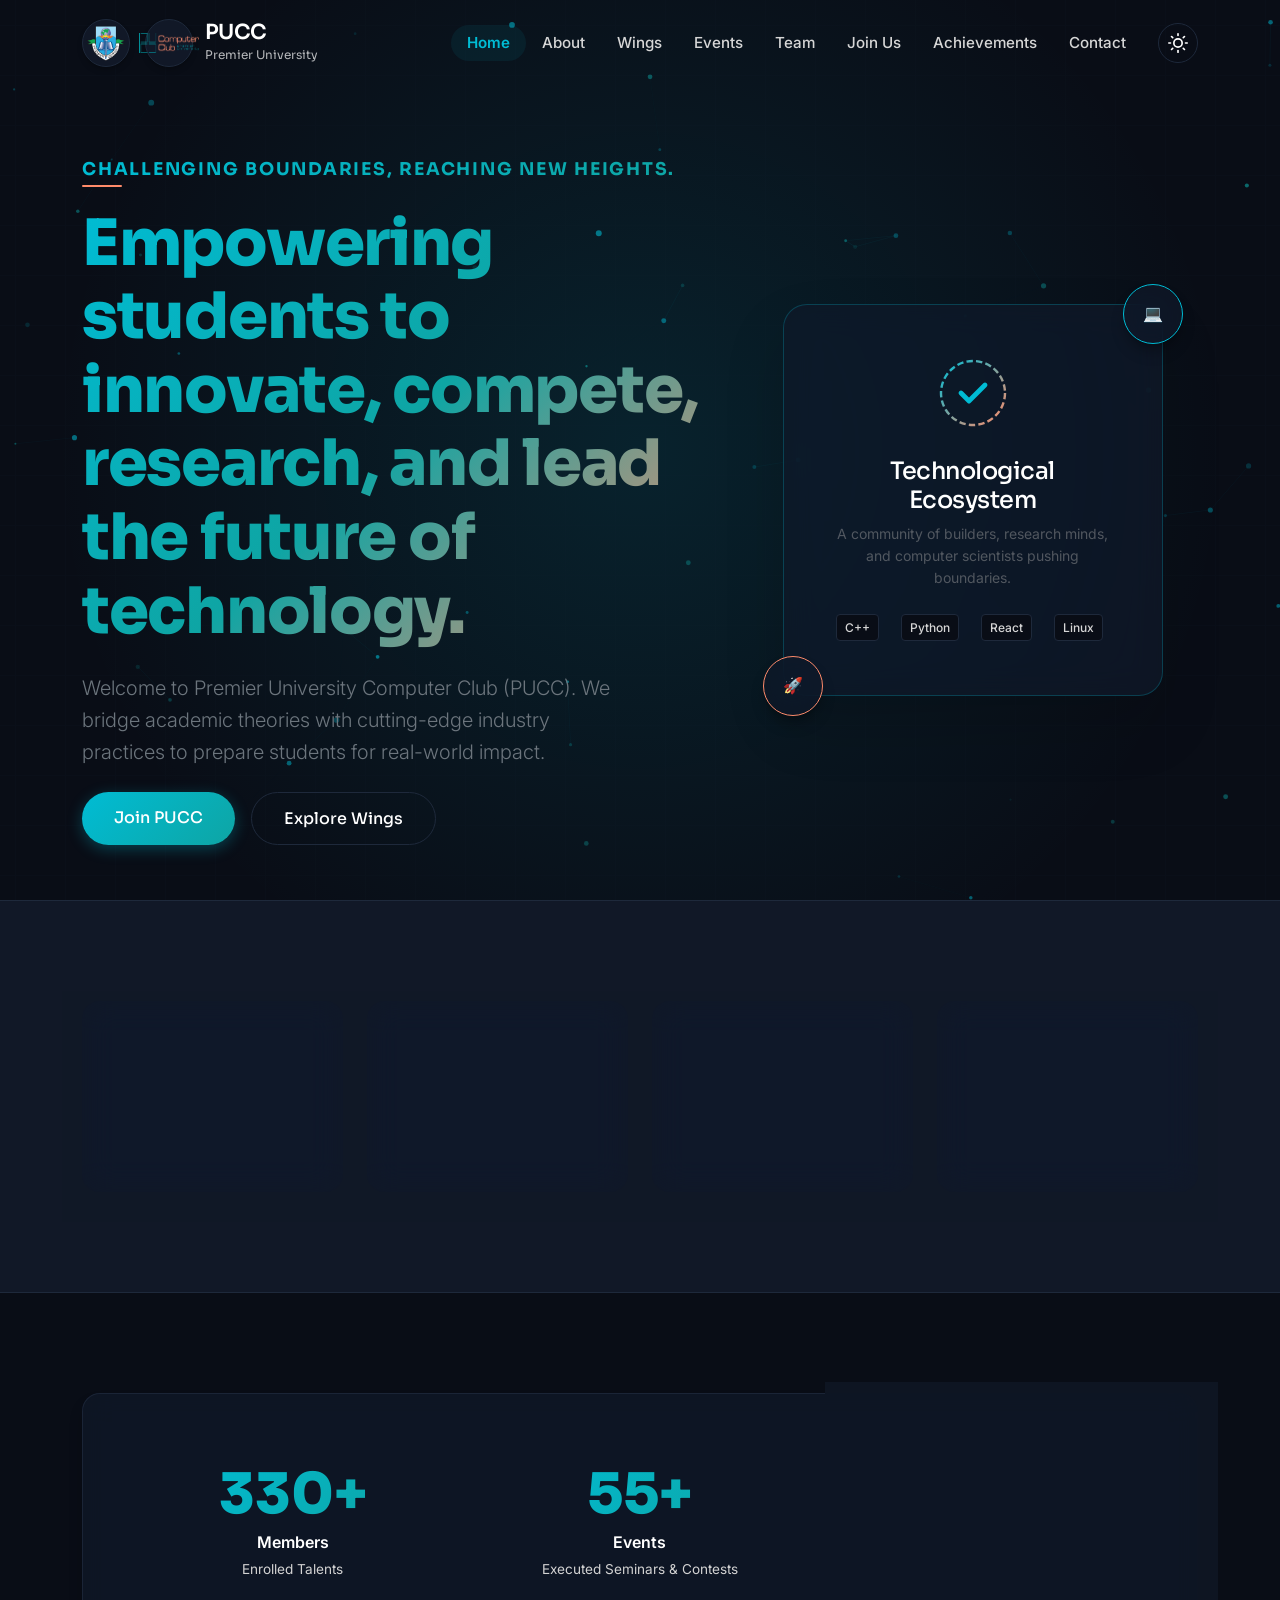
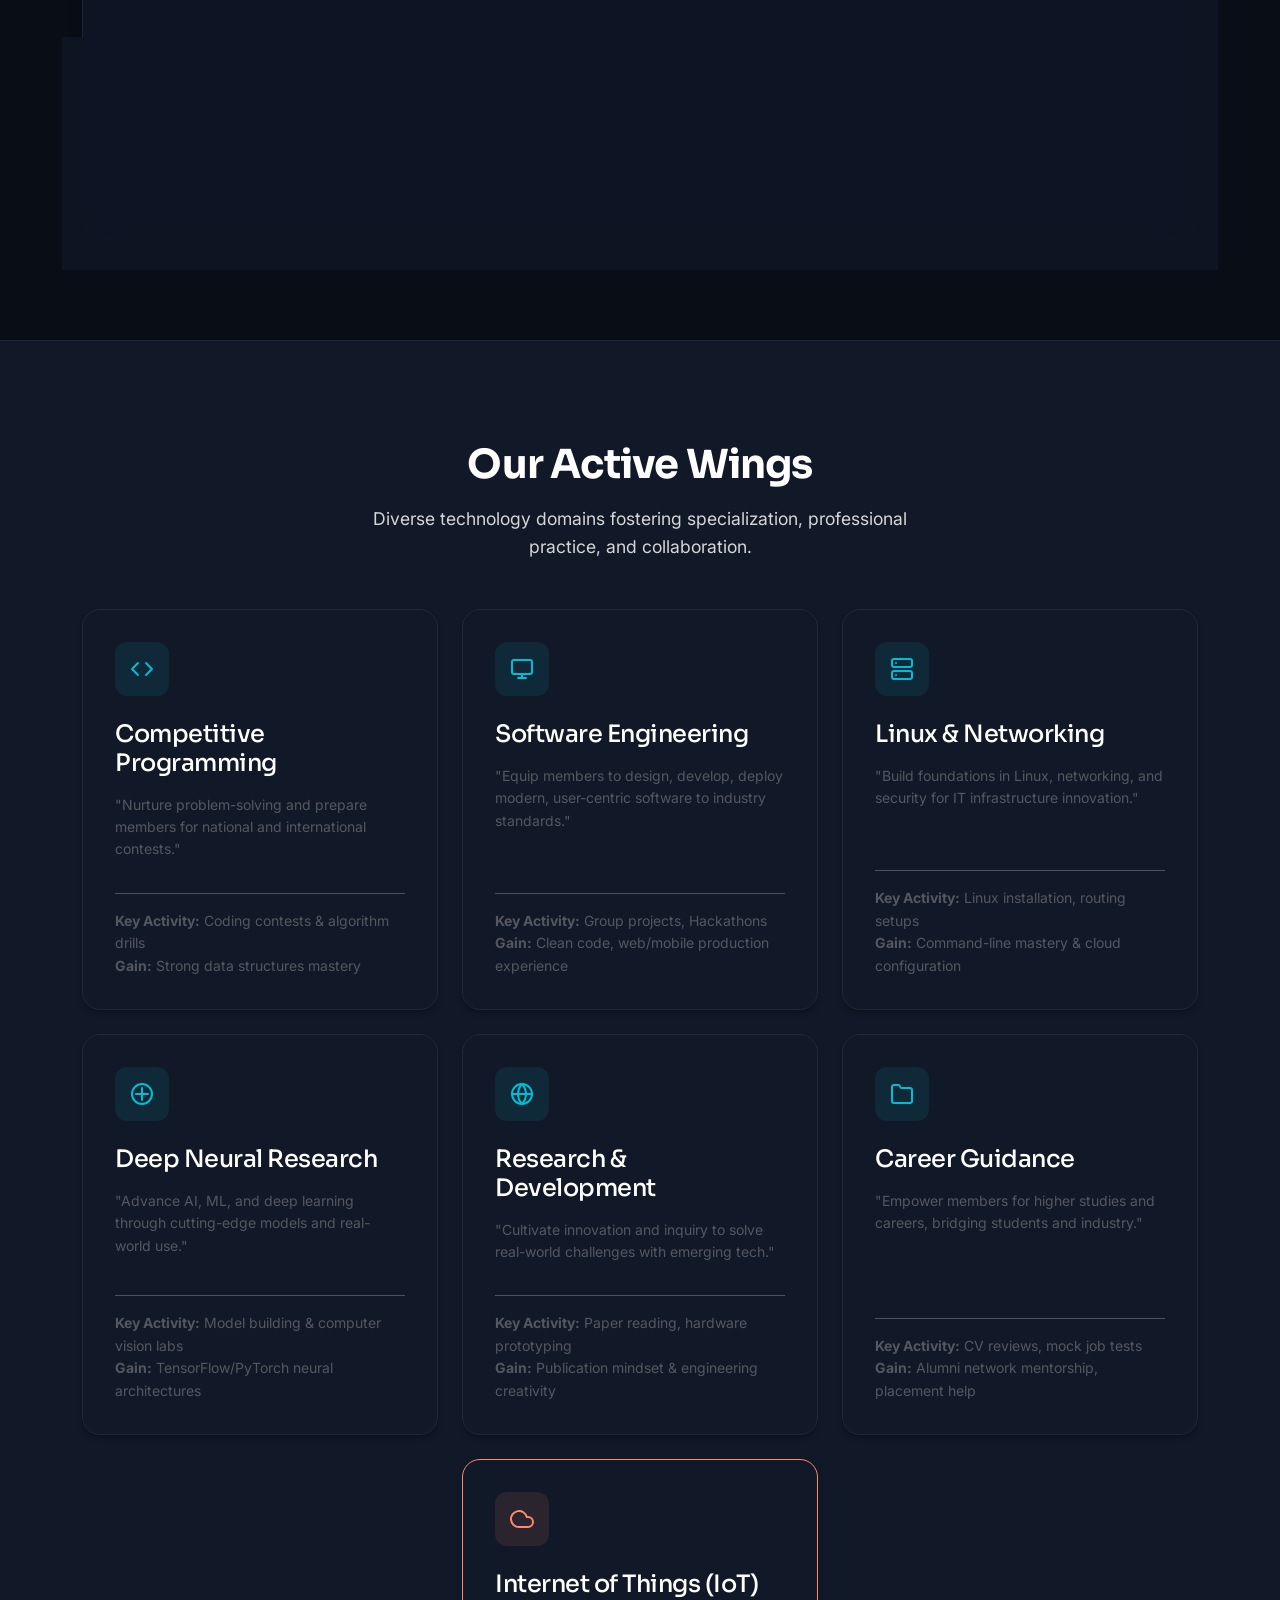
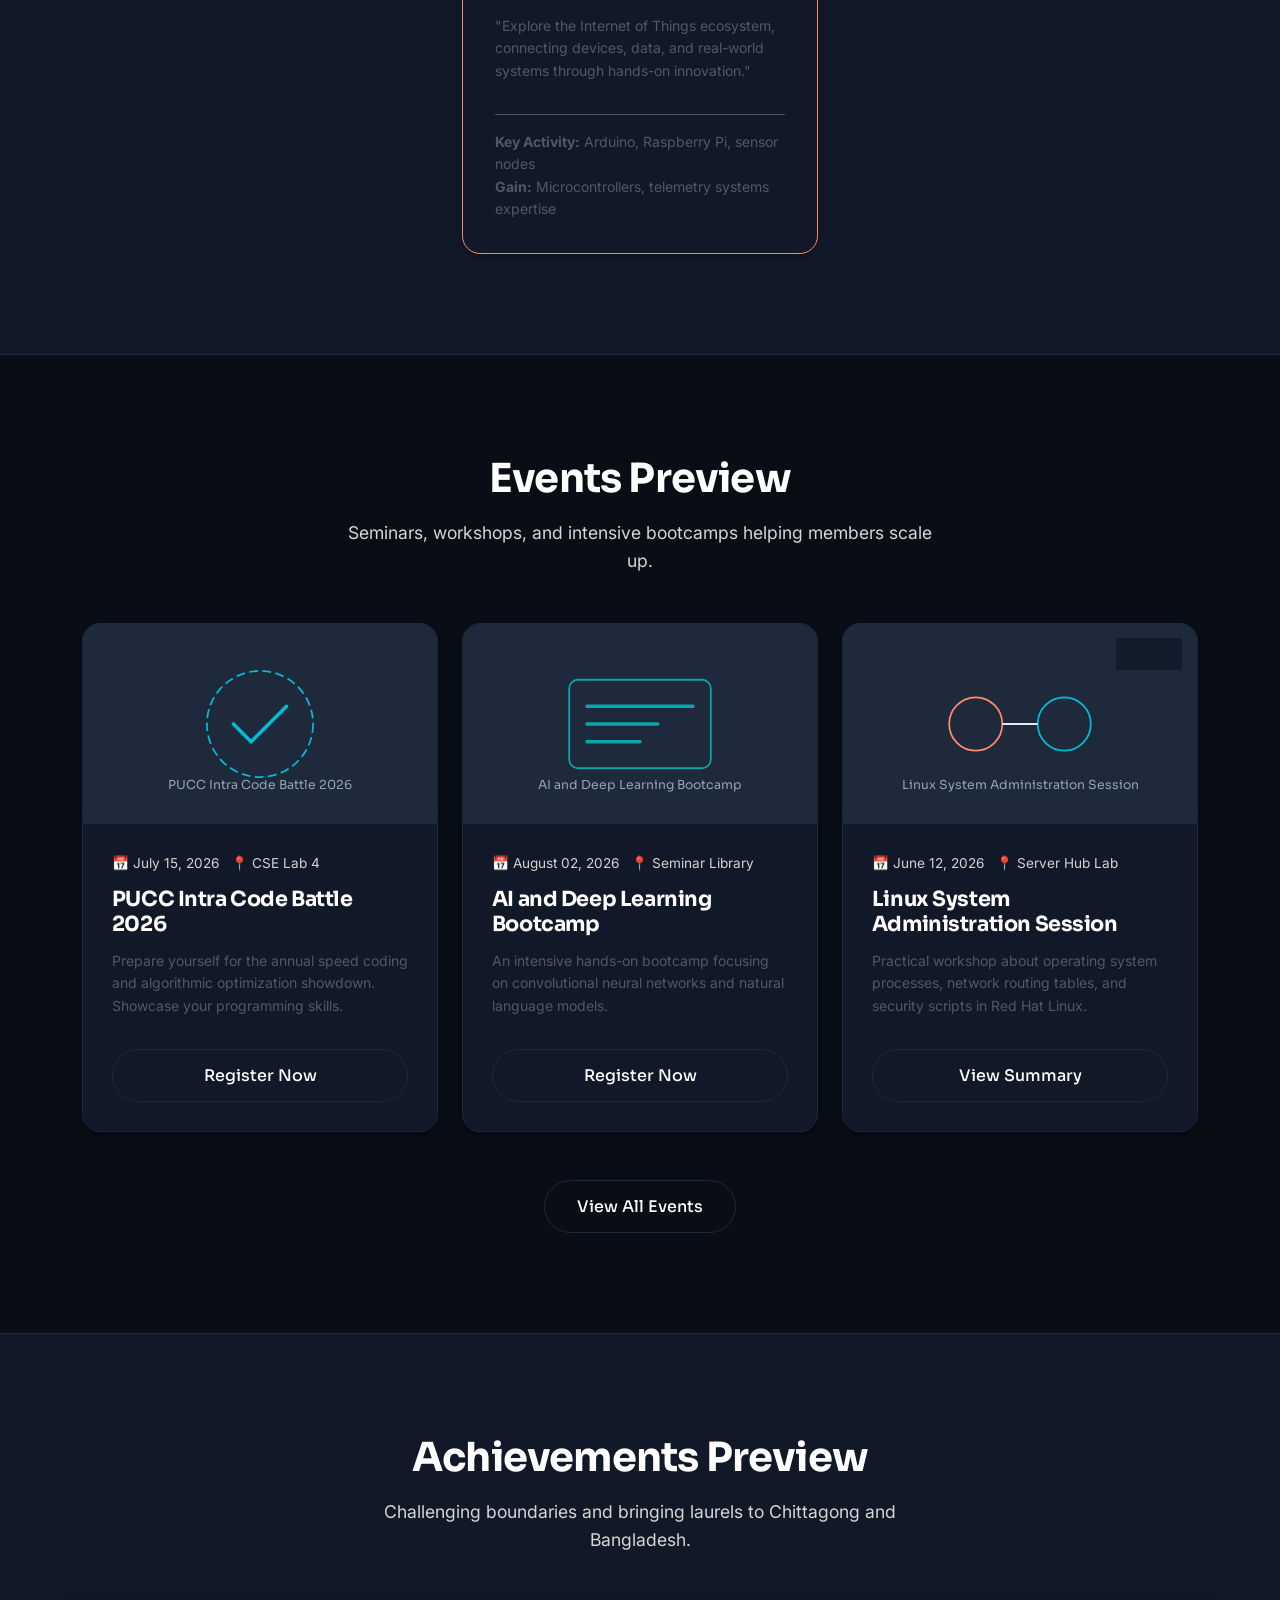
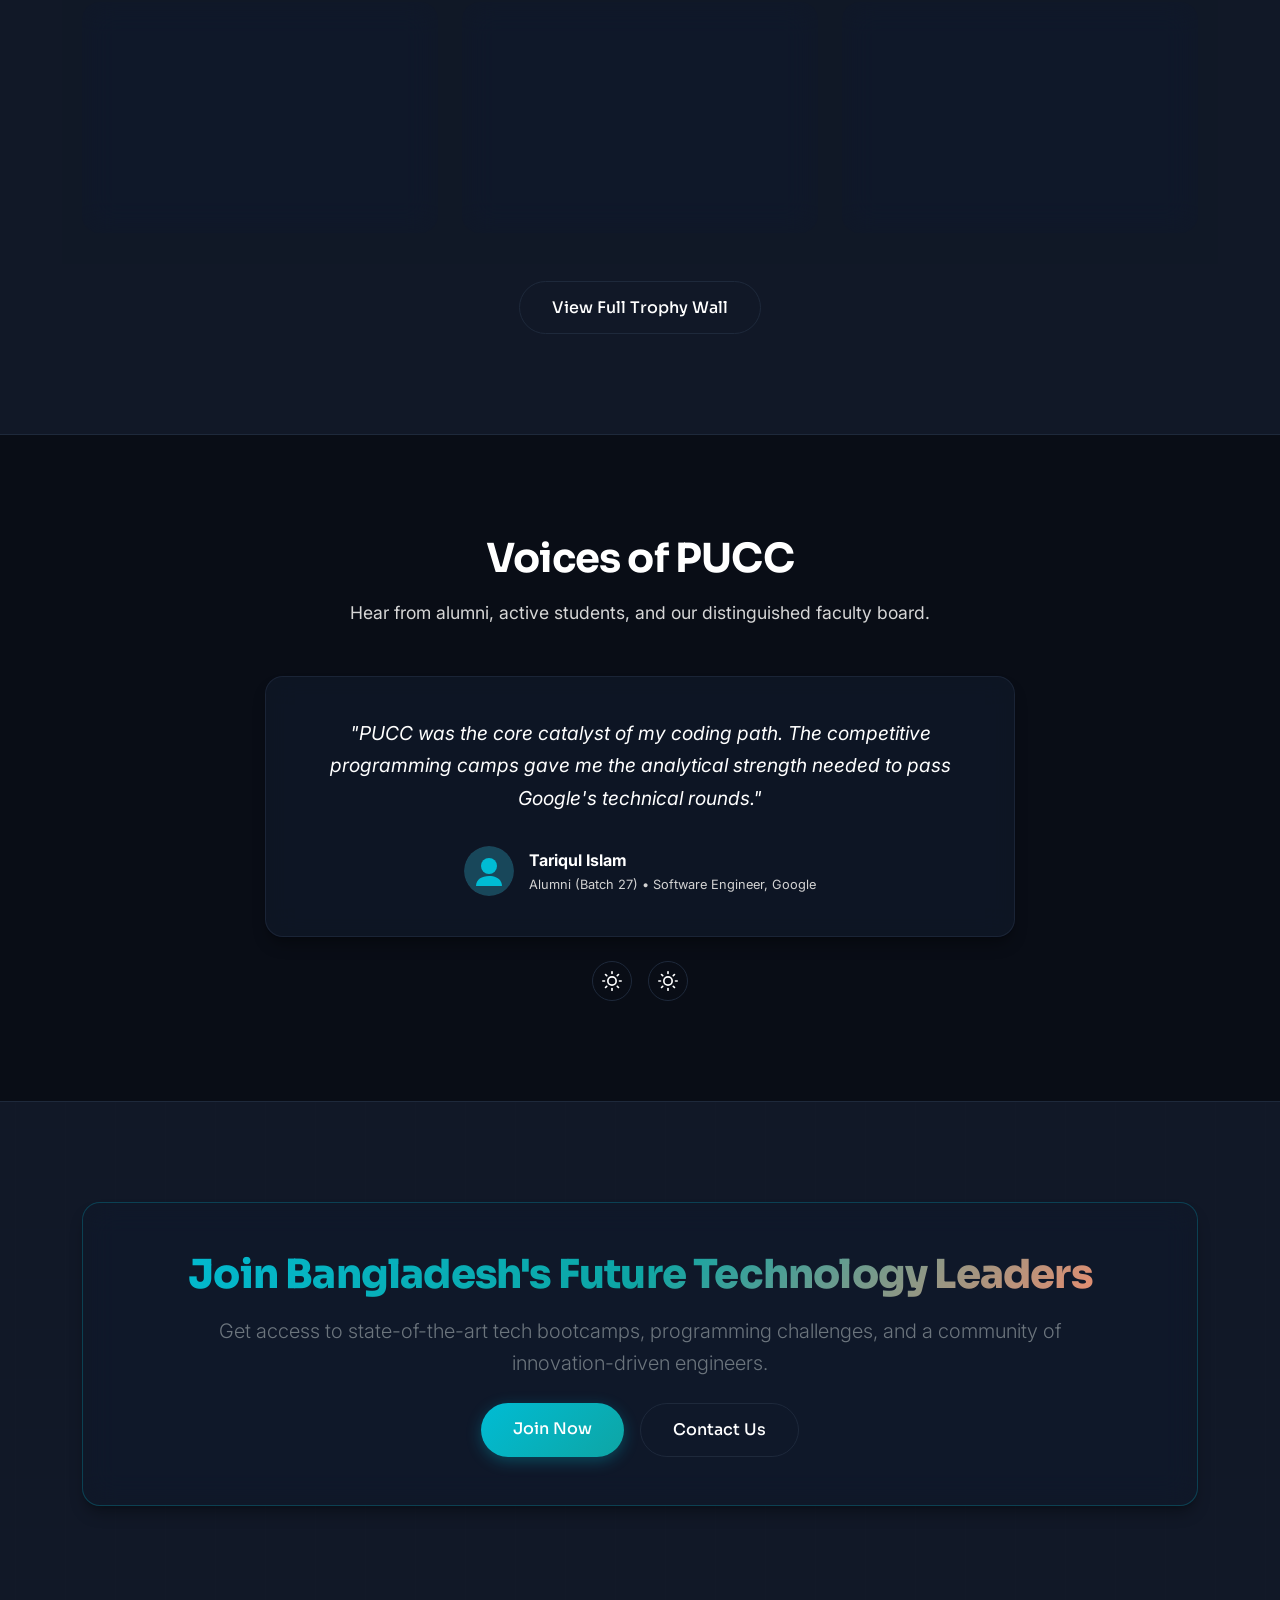
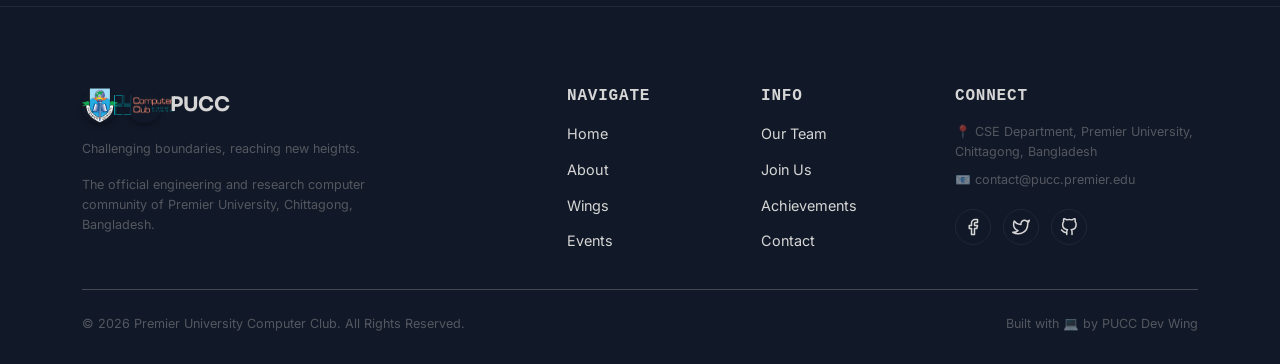
<file: index.html>
<!DOCTYPE html>
<html lang="en" data-theme="dark">
<head>
  <meta charset="UTF-8">
  <meta name="viewport" content="width=device-width, initial-scale=1.0">
  <title>Premier University Computer Club | PUCC Chittagong</title>
  <meta name="description" content="Official website of Premier University Computer Club (PUCC). Challenging boundaries, reaching new heights in software engineering, competitive programming, deep neural research, IoT, and IT networking.">
  <meta name="keywords" content="PUCC, Premier University, Computer Club, Chittagong, Computer Science, Coding Club, Programming contests">
  <meta name="author" content="PUCC Tech Team">
  <!-- Bootstrap 5 CSS -->
  <link href="https://cdn.jsdelivr.net/npm/bootstrap@5.3.2/dist/css/bootstrap.min.css" rel="stylesheet">
  <!-- Custom CSS -->
  <link rel="stylesheet" href="css/style.css">
</head>
<body>


  <nav class="navbar navbar-expand-lg navbar-custom">
    <div class="container">
      <a class="navbar-brand-custom" href="index.html">
        <div class="floating-logos">
          <div class="logo-container" title="Premier University Logo">
          <img src="assets/PUC-PNG.png" alt="Premier University Logo" width="40" height="40">
      
          </div>
          <div class="logo-container" title="PUCC Logo">
            <img src="assets/puc_computer_club_logo_color.png" alt="PUCC Logo" width="60" height="20">
          </div>
        </div>
        <div class="d-none d-sm-block text-start">
          <span style="font-weight: 600; letter-spacing: -0.03em; display: block; line-height: 1;">PUCC</span>
          <span style="font-size: 0.75rem; display: block; font-weight: 400; opacity: 0.7; margin-top: 2px;">Premier University</span>
        </div>
      </a>
      <button class="navbar-toggler-custom collapsed d-lg-none" type="button" data-bs-toggle="collapse" data-bs-target="#puccNavbar" aria-controls="puccNavbar" aria-expanded="false" aria-label="Toggle navigation">
        <span class="toggler-icon"></span>
      </button>
      <div class="collapse navbar-collapse" id="puccNavbar">
        <ul class="navbar-nav ms-auto mb-2 mb-lg-0 align-items-center">
          <li class="nav-item"><a class="nav-link-custom" href="index.html">Home</a></li>
          <li class="nav-item"><a class="nav-link-custom" href="about.html">About</a></li>
          <li class="nav-item"><a class="nav-link-custom" href="wings.html">Wings</a></li>
          <li class="nav-item"><a class="nav-link-custom" href="events.html">Events</a></li>
          <li class="nav-item"><a class="nav-link-custom" href="team.html">Team</a></li>
          <li class="nav-item"><a class="nav-link-custom" href="join.html">Join Us</a></li>
          <li class="nav-item"><a class="nav-link-custom" href="achievements.html">Achievements</a></li>
          <li class="nav-item"><a class="nav-link-custom" href="contact.html">Contact</a></li>
          <li class="nav-item ms-lg-3 mt-3 mt-lg-0">
            <button class="theme-toggle-btn" aria-label="Toggle dark/light mode">
              <!-- Dynamically populated -->
            </button>
          </li>
        </ul>
      </div>
    </div>
  </nav>

  <section class="hero-wrapper">
    <div class="tech-grid-bg"></div>
    <canvas id="particleCanvas" class="particle-canvas"></canvas>
    <div class="container hero-content text-center text-lg-start">
      <div class="row align-items-center py-5">
        <div class="col-lg-7 mb-5 mb-lg-0">
          <div class="fade-up-init fade-up-active">
            <div class="motto-banner">Challenging boundaries, reaching new heights.</div>
            <h1 class="hero-title text-gradient">Empowering students to innovate, compete, research, and lead the future of technology.</h1>
            <p class="lead text-secondary mb-4 col-xl-10">Welcome to Premier University Computer Club (PUCC). We bridge academic theories with cutting-edge industry practices to prepare students for real-world impact.</p>
            <div class="d-flex flex-column flex-sm-row gap-3 justify-content-center justify-content-lg-start">
              <a href="join.html" class="btn-primary-custom">Join PUCC</a>
              <a href="wings.html" class="btn-secondary-custom">Explore Wings</a>
            </div>
          </div>
        </div>
        <div class="col-lg-5 text-center fade-up-init fade-up-active d-none d-lg-block">
          <!-- Premium Floating Graphic -->
          <div class="position-relative d-inline-block">
            <div class="glass-panel" style="padding: 3rem; width: 380px; border-radius: var(--border-radius-lg); box-shadow: 0 30px 60px rgba(0,0,0,0.15); border-color: rgba(0, 188, 212, 0.25);">
              <svg width="80" height="80" viewBox="0 0 100 100" fill="none" class="mb-4" xmlns="http://www.w3.org/2000/svg">
                <circle cx="50" cy="50" r="40" stroke="url(#hero-icon-grad)" stroke-width="3" stroke-dasharray="8 4"/>
                <path d="M35 50L45 60L65 40" stroke="#00BCD4" stroke-width="6" stroke-linecap="round" stroke-linejoin="round"/>
                <defs>
                  <linearGradient id="hero-icon-grad" x1="10" y1="10" x2="90" y2="90" gradientUnits="userSpaceOnUse">
                    <stop stop-color="#00BCD4"/>
                    <stop offset="1" stop-color="#FF8B6A"/>
                  </linearGradient>
                </defs>
              </svg>
              <h3 class="h4 mb-2">Technological Ecosystem</h3>
              <p class="small text-muted mb-4">A community of builders, research minds, and computer scientists pushing boundaries.</p>
              <div class="d-flex justify-content-center gap-3">
                <span class="tech-tag">C++</span>
                <span class="tech-tag">Python</span>
                <span class="tech-tag">React</span>
                <span class="tech-tag">Linux</span>
              </div>
            </div>
            <!-- Decorative floats -->
            <div class="position-absolute" style="top: -20px; right: -20px; width: 60px; height: 60px; animation: float-slow 4s ease-in-out infinite;">
              <div class="glass-panel d-flex align-items-center justify-content-center" style="width: 100%; height: 100%; border-radius: 50%; border-color: var(--club-cyan);">
                💻
              </div>
            </div>
            <div class="position-absolute" style="bottom: -20px; left: -20px; width: 60px; height: 60px; animation: float-slow 5s ease-in-out infinite 1s;">
              <div class="glass-panel d-flex align-items-center justify-content-center" style="width: 100%; height: 100%; border-radius: 50%; border-color: var(--warm-coral);">
                🚀
              </div>
            </div>
          </div>
        </div>
      </div>
    </div>
  </section>

  <section class="section-padding bg-secondary-custom" style="background-color: var(--bg-secondary); border-top: 1px solid var(--border-color); border-bottom: 1px solid var(--border-color);">
    <div class="container">
      <div class="row g-4 justify-content-center">
        <div class="col-md-6 col-lg-3 fade-up-init">
          <div class="glass-panel-glow p-4 text-center h-100">
            <h3 class="h2 text-gradient mb-2" style="font-weight: 800;">2015</h3>
            <h4 class="h6 mb-2">Founded</h4>
            <p class="small text-muted mb-0">Started as an student-driven tech initiative inside the CS department.</p>
          </div>
        </div>
        <div class="col-md-6 col-lg-3 fade-up-init">
          <div class="glass-panel-glow p-4 text-center h-100">
            <h3 class="h2 text-gradient mb-2" style="font-weight: 800;">2020</h3>
            <h4 class="h6 mb-2">Approved</h4>
            <p class="small text-muted mb-0">Officially recognized by university authority as the premier computer club.</p>
          </div>
        </div>
        <div class="col-md-6 col-lg-3 fade-up-init">
          <div class="glass-panel-glow p-4 text-center h-100">
            <h3 class="h2 text-gradient mb-2" style="font-weight: 800;">600+</h3>
            <h4 class="h6 mb-2">Members</h4>
            <p class="small text-muted mb-0">Active student minds operating and learning collectively every day.</p>
          </div>
        </div>
        <div class="col-md-6 col-lg-3 fade-up-init">
          <div class="glass-panel-glow p-4 text-center h-100">
            <h3 class="h2 text-gradient mb-2" style="font-weight: 800;">6</h3>
            <h4 class="h6 mb-2">Active Wings</h4>
            <p class="small text-muted mb-0">Specialized subdivisions managing skills, labs, and research output.</p>
          </div>
        </div>
      </div>
    </div>
  </section>

  <!-- ==========================================
       3. ANIMATED STATS BAR
       ========================================== -->
  <section class="section-padding" style="background-color: var(--bg-primary);">
    <div class="container">
      <div class="glass-panel p-5">
        <div class="row g-4 align-items-center text-center">
          <div class="col-6 col-lg-2-4 col-md-4">
            <div class="stat-item">
              <div class="stat-number" data-target="600+">0</div>
              <div class="stat-label">Members</div>
              <div class="stat-desc">Enrolled Talents</div>
            </div>
          </div>
          <div class="col-6 col-lg-2-4 col-md-4">
            <div class="stat-item">
              <div class="stat-number" data-target="100+">0</div>
              <div class="stat-label">Events</div>
              <div class="stat-desc">Executed Seminars & Contests</div>
            </div>
          </div>
          <div class="col-6 col-lg-2-4 col-md-4">
            <div class="stat-item">
              <div class="stat-number" data-target="50+">0</div>
              <div class="stat-label">Achievements</div>
              <div class="stat-desc">National & Global Wins</div>
            </div>
          </div>
          <div class="col-6 col-lg-2-4 col-md-6">
            <div class="stat-item">
              <div class="stat-number" data-target="6">0</div>
              <div class="stat-label">Wings</div>
              <div class="stat-desc">Functional Pillars</div>
            </div>
          </div>
          <div class="col-12 col-lg-2-4 col-md-6">
            <div class="stat-item">
              <div class="stat-number" data-target="10">0</div>
              <div class="stat-label">Years of Impact</div>
              <div class="stat-desc">A decade of engineering legacy</div>
            </div>
          </div>
        </div>
      </div>
    </div>
  </section>

  <!-- ==========================================
       4. SEVEN WINGS SECTION
       ========================================== -->
  <section class="section-padding bg-secondary-custom" style="background-color: var(--bg-secondary); border-top: 1px solid var(--border-color); border-bottom: 1px solid var(--border-color);">
    <div class="container text-center">
      <h2 class="section-headline">Our Active Wings</h2>
      <p class="section-subtitle">Diverse technology domains fostering specialization, professional practice, and collaboration.</p>
      
      <div class="row g-4 text-start">
        <!-- 1. CP -->
        <div class="col-md-6 col-lg-4 fade-up-init">
          <div class="pucc-card">
            <div class="card-icon">
              <svg width="24" height="24" viewBox="0 0 24 24" fill="none" stroke="currentColor" stroke-width="2" stroke-linecap="round" stroke-linejoin="round"><polyline points="16 18 22 12 16 6"></polyline><polyline points="8 6 2 12 8 18"></polyline></svg>
            </div>
            <h3 class="h4 mb-3">Competitive Programming</h3>
            <p class="small text-secondary flex-grow-1">"Nurture problem-solving and prepare members for national and international contests."</p>
            <hr class="my-3 opacity-10">
            <div class="small">
              <strong>Key Activity:</strong> Coding contests & algorithm drills<br>
              <strong>Gain:</strong> Strong data structures mastery
            </div>
          </div>
        </div>
        <!-- 2. SE -->
        <div class="col-md-6 col-lg-4 fade-up-init">
          <div class="pucc-card">
            <div class="card-icon">
              <svg width="24" height="24" viewBox="0 0 24 24" fill="none" stroke="currentColor" stroke-width="2" stroke-linecap="round" stroke-linejoin="round"><rect x="2" y="3" width="20" height="14" rx="2" ry="2"></rect><line x1="8" y1="21" x2="16" y2="21"></line><line x1="12" y1="17" x2="12" y2="21"></line></svg>
            </div>
            <h3 class="h4 mb-3">Software Engineering</h3>
            <p class="small text-secondary flex-grow-1">"Equip members to design, develop, deploy modern, user-centric software to industry standards."</p>
            <hr class="my-3 opacity-10">
            <div class="small">
              <strong>Key Activity:</strong> Group projects, Hackathons<br>
              <strong>Gain:</strong> Clean code, web/mobile production experience
            </div>
          </div>
        </div>
        <!-- 3. Networking -->
        <div class="col-md-6 col-lg-4 fade-up-init">
          <div class="pucc-card">
            <div class="card-icon">
              <svg width="24" height="24" viewBox="0 0 24 24" fill="none" stroke="currentColor" stroke-width="2" stroke-linecap="round" stroke-linejoin="round"><rect x="2" y="2" width="20" height="8" rx="2" ry="2"></rect><rect x="2" y="14" width="20" height="8" rx="2" ry="2"></rect><line x1="6" y1="6" x2="6.01" y2="6"></line><line x1="6" y1="18" x2="6.01" y2="18"></line></svg>
            </div>
            <h3 class="h4 mb-3">Linux & Networking</h3>
            <p class="small text-secondary flex-grow-1">"Build foundations in Linux, networking, and security for IT infrastructure innovation."</p>
            <hr class="my-3 opacity-10">
            <div class="small">
              <strong>Key Activity:</strong> Linux installation, routing setups<br>
              <strong>Gain:</strong> Command-line mastery & cloud configuration
            </div>
          </div>
        </div>
        <!-- 4. Deep Neural -->
        <div class="col-md-6 col-lg-4 fade-up-init">
          <div class="pucc-card">
            <div class="card-icon">
              <svg width="24" height="24" viewBox="0 0 24 24" fill="none" stroke="currentColor" stroke-width="2" stroke-linecap="round" stroke-linejoin="round"><path d="M12 22c5.523 0 10-4.477 10-10S17.523 2 12 2 2 6.477 2 12s4.477 10 10 10z"></path><path d="M12 6v12M6 12h12"></path></svg>
            </div>
            <h3 class="h4 mb-3">Deep Neural Research</h3>
            <p class="small text-secondary flex-grow-1">"Advance AI, ML, and deep learning through cutting-edge models and real-world use."</p>
            <hr class="my-3 opacity-10">
            <div class="small">
              <strong>Key Activity:</strong> Model building & computer vision labs<br>
              <strong>Gain:</strong> TensorFlow/PyTorch neural architectures
            </div>
          </div>
        </div>
        <!-- 5. R&D -->
        <div class="col-md-6 col-lg-4 fade-up-init">
          <div class="pucc-card">
            <div class="card-icon">
              <svg width="24" height="24" viewBox="0 0 24 24" fill="none" stroke="currentColor" stroke-width="2" stroke-linecap="round" stroke-linejoin="round"><circle cx="12" cy="12" r="10"></circle><line x1="2" y1="12" x2="22" y2="12"></line><path d="M12 2a15.3 15.3 0 0 1 4 10 15.3 15.3 0 0 1-4 10 15.3 15.3 0 0 1-4-10 15.3 15.3 0 0 1 4-10z"></path></svg>
            </div>
            <h3 class="h4 mb-3">Research & Development</h3>
            <p class="small text-secondary flex-grow-1">"Cultivate innovation and inquiry to solve real-world challenges with emerging tech."</p>
            <hr class="my-3 opacity-10">
            <div class="small">
              <strong>Key Activity:</strong> Paper reading, hardware prototyping<br>
              <strong>Gain:</strong> Publication mindset & engineering creativity
            </div>
          </div>
        </div>
        <!-- 6. Career Guidance -->
        <div class="col-md-6 col-lg-4 fade-up-init">
          <div class="pucc-card">
            <div class="card-icon">
              <svg width="24" height="24" viewBox="0 0 24 24" fill="none" stroke="currentColor" stroke-width="2" stroke-linecap="round" stroke-linejoin="round"><path d="M22 19a2 2 0 0 1-2 2H4a2 2 0 0 1-2-2V5a2 2 0 0 1 2-2h5l2 3h9a2 2 0 0 1 2 2z"></path></svg>
            </div>
            <h3 class="h4 mb-3">Career Guidance</h3>
            <p class="small text-secondary flex-grow-1">"Empower members for higher studies and careers, bridging students and industry."</p>
            <hr class="my-3 opacity-10">
            <div class="small">
              <strong>Key Activity:</strong> CV reviews, mock job tests<br>
              <strong>Gain:</strong> Alumni network mentorship, placement help
            </div>
          </div>
        </div>
        <!-- 7. IoT (Center/Bonus Grid) -->
        <div class="col-md-6 col-lg-4 mx-auto fade-up-init">
          <div class="pucc-card" style="border-color: var(--warm-coral);">
            <div class="card-icon" style="color: var(--warm-coral); background: rgba(255, 139, 106, 0.1);">
              <svg width="24" height="24" viewBox="0 0 24 24" fill="none" stroke="currentColor" stroke-width="2" stroke-linecap="round" stroke-linejoin="round"><path d="M18 10h-1.26A8 8 0 1 0 9 20h9a5 5 0 0 0 0-10z"></path></svg>
            </div>
            <h3 class="h4 mb-3">Internet of Things (IoT)</h3>
            <p class="small text-secondary flex-grow-1">"Explore the Internet of Things ecosystem, connecting devices, data, and real-world systems through hands-on innovation."</p>
            <hr class="my-3 opacity-10">
            <div class="small">
              <strong>Key Activity:</strong> Arduino, Raspberry Pi, sensor nodes<br>
              <strong>Gain:</strong> Microcontrollers, telemetry systems expertise
            </div>
          </div>
        </div>
      </div>
    </div>
  </section>

  <!-- ==========================================
       5. EVENTS PREVIEW
       ========================================== -->
  <section class="section-padding" style="background-color: var(--bg-primary);">
    <div class="container text-center">
      <h2 class="section-headline">Events Preview</h2>
      <p class="section-subtitle">Seminars, workshops, and intensive bootcamps helping members scale up.</p>
      
      <div class="row g-4 text-start">
        <!-- Event 1 -->
        <div class="col-md-6 col-lg-4 fade-up-init">
          <div class="event-card">
            <div class="event-image-container">
              <span class="event-badge upcoming">Upcoming</span>
              <!-- Crisp SVG Illustration instead of broken images -->
              <svg width="100%" height="100%" viewBox="0 0 400 200" fill="none" xmlns="http://www.w3.org/2000/svg">
                <rect width="400" height="200" fill="#1E293B"/>
                <circle cx="200" cy="100" r="60" stroke="#00BCD4" stroke-width="2" stroke-dasharray="10 5"/>
                <path d="M170 100L190 120L230 80" stroke="#00BCD4" stroke-width="4" stroke-linecap="round"/>
                <text x="50%" y="170" dominant-baseline="middle" text-anchor="middle" fill="#94A3B8" font-family="'Sora', sans-serif" font-size="14">PUCC Intra Code Battle 2026</text>
              </svg>
            </div>
            <div class="event-body">
              <div class="event-meta">
                <span>📅 July 15, 2026</span>
                <span>📍 CSE Lab 4</span>
              </div>
              <h3 class="event-title">PUCC Intra Code Battle 2026</h3>
              <p class="small text-secondary flex-grow-1">Prepare yourself for the annual speed coding and algorithmic optimization showdown. Showcase your programming skills.</p>
              <a href="events.html" class="btn-secondary-custom btn-sm mt-3">Register Now</a>
            </div>
          </div>
        </div>
        <!-- Event 2 -->
        <div class="col-md-6 col-lg-4 fade-up-init">
          <div class="event-card">
            <div class="event-image-container">
              <span class="event-badge upcoming">Upcoming</span>
              <svg width="100%" height="100%" viewBox="0 0 400 200" fill="none" xmlns="http://www.w3.org/2000/svg">
                <rect width="400" height="200" fill="#1E293B"/>
                <rect x="120" y="50" width="160" height="100" rx="10" stroke="#0EA5A4" stroke-width="2"/>
                <path d="M140 80H260M140 100H220M140 120H200" stroke="#0EA5A4" stroke-width="4" stroke-linecap="round"/>
                <text x="50%" y="170" dominant-baseline="middle" text-anchor="middle" fill="#94A3B8" font-family="'Sora', sans-serif" font-size="14">AI and Deep Learning Bootcamp</text>
              </svg>
            </div>
            <div class="event-body">
              <div class="event-meta">
                <span>📅 August 02, 2026</span>
                <span>📍 Seminar Library</span>
              </div>
              <h3 class="event-title">AI and Deep Learning Bootcamp</h3>
              <p class="small text-secondary flex-grow-1">An intensive hands-on bootcamp focusing on convolutional neural networks and natural language models.</p>
              <a href="events.html" class="btn-secondary-custom btn-sm mt-3">Register Now</a>
            </div>
          </div>
        </div>
        <!-- Event 3 -->
        <div class="col-md-6 col-lg-4 mx-auto fade-up-init">
          <div class="event-card">
            <div class="event-image-container">
              <span class="event-badge">Recent</span>
              <svg width="100%" height="100%" viewBox="0 0 400 200" fill="none" xmlns="http://www.w3.org/2000/svg">
                <rect width="400" height="200" fill="#1E293B"/>
                <circle cx="150" cy="100" r="30" stroke="#FF8B6A" stroke-width="2"/>
                <circle cx="250" cy="100" r="30" stroke="#00BCD4" stroke-width="2"/>
                <line x1="180" y1="100" x2="220" y2="100" stroke="#E2E8F0" stroke-width="2"/>
                <text x="50%" y="170" dominant-baseline="middle" text-anchor="middle" fill="#94A3B8" font-family="'Sora', sans-serif" font-size="14">Linux System Administration Session</text>
              </svg>
            </div>
            <div class="event-body">
              <div class="event-meta">
                <span>📅 June 12, 2026</span>
                <span>📍 Server Hub Lab</span>
              </div>
              <h3 class="event-title">Linux System Administration Session</h3>
              <p class="small text-secondary flex-grow-1">Practical workshop about operating system processes, network routing tables, and security scripts in Red Hat Linux.</p>
              <a href="events.html" class="btn-secondary-custom btn-sm mt-3">View Summary</a>
            </div>
          </div>
        </div>
      </div>
      
      <div class="mt-5">
        <a href="events.html" class="btn-secondary-custom">View All Events</a>
      </div>
    </div>
  </section>

  <!-- ==========================================
       6. ACHIEVEMENTS PREVIEW
       ========================================== -->
  <section class="section-padding bg-secondary-custom" style="background-color: var(--bg-secondary); border-top: 1px solid var(--border-color); border-bottom: 1px solid var(--border-color);">
    <div class="container text-center">
      <h2 class="section-headline">Achievements Preview</h2>
      <p class="section-subtitle">Challenging boundaries and bringing laurels to Chittagong and Bangladesh.</p>
      
      <div class="row g-4 text-start justify-content-center">
        <div class="col-md-6 col-lg-4 fade-up-init">
          <div class="glass-panel p-4 h-100">
            <span class="text-muted d-block mb-2 font-monospace">CONTESTS - 2025</span>
            <h3 class="h5 mb-3">Top 10 at National Tech Fest</h3>
            <p class="small text-secondary">PUCC Programming Team secured a historic position among 80 competing universities in the National Coding Championship.</p>
          </div>
        </div>
        <div class="col-md-6 col-lg-4 fade-up-init">
          <div class="glass-panel p-4 h-100">
            <span class="text-muted d-block mb-2 font-monospace">HACKATHONS - 2025</span>
            <h3 class="h5 mb-3">Runners-Up: Smart Chittagong Hackathon</h3>
            <p class="small text-secondary">Our R&D IoT team developed an automated real-time water logging monitoring network using LoRaWAN nodes.</p>
          </div>
        </div>
        <div class="col-md-6 col-lg-4 fade-up-init">
          <div class="glass-panel p-4 h-100">
            <span class="text-muted d-block mb-2 font-monospace">ACADEMICS - 2024</span>
            <h3 class="h5 mb-3">2 Research Papers Published</h3>
            <p class="small text-secondary">Our Deep Neural Research wing published computer vision architectures in peer-reviewed journals.</p>
          </div>
        </div>
      </div>
      <div class="mt-5">
        <a href="achievements.html" class="btn-secondary-custom">View Full Trophy Wall</a>
      </div>
    </div>
  </section>

  <!-- ==========================================
       7. TESTIMONIALS (Glassmorphism Carousel)
       ========================================== -->
  <section class="section-padding" style="background-color: var(--bg-primary);">
    <div class="container text-center">
      <h2 class="section-headline">Voices of PUCC</h2>
      <p class="section-subtitle">Hear from alumni, active students, and our distinguished faculty board.</p>
      
      <div class="position-relative" style="max-width: 800px; margin: 0 auto;">
        <!-- Testimonial 1 -->
        <div class="glass-panel testimonial-card testimonial-slide">
          <p class="testimonial-text">"PUCC was the core catalyst of my coding path. The competitive programming camps gave me the analytical strength needed to pass Google's technical rounds."</p>
          <div class="testimonial-author">
            <div class="testimonial-avatar">
              <svg viewBox="0 0 50 50" fill="none" xmlns="http://www.w3.org/2000/svg">
                <circle cx="25" cy="25" r="25" fill="#00BCD4" opacity="0.2"/>
                <circle cx="25" cy="20" r="8" fill="#00BCD4"/>
                <path d="M12 40C12 33.3726 17.8203 30 25 30C32.1797 30 38 33.3726 38 40" fill="#00BCD4"/>
              </svg>
            </div>
            <div class="testimonial-info">
              <div class="testimonial-name">Tariqul Islam</div>
              <div class="testimonial-role">Alumni (Batch 27) • Software Engineer, Google</div>
            </div>
          </div>
        </div>
        
        <!-- Testimonial 2 -->
        <div class="glass-panel testimonial-card testimonial-slide" style="display: none;">
          <p class="testimonial-text">"As a member of the Deep Neural wing, I collaborated on machine learning projects that was not covered in traditional syllabus. PUCC is truly a sandbox for builders."</p>
          <div class="testimonial-author">
            <div class="testimonial-avatar">
              <svg viewBox="0 0 50 50" fill="none" xmlns="http://www.w3.org/2000/svg">
                <circle cx="25" cy="25" r="25" fill="#0EA5A4" opacity="0.2"/>
                <circle cx="25" cy="20" r="8" fill="#0EA5A4"/>
                <path d="M12 40C12 33.3726 17.8203 30 25 30C32.1797 30 38 33.3726 38 40" fill="#0EA5A4"/>
              </svg>
            </div>
            <div class="testimonial-info">
              <div class="testimonial-name">Adiba Chowdhury</div>
              <div class="testimonial-role">Active Student • CSE 4th Year Coordinator</div>
            </div>
          </div>
        </div>

        <!-- Testimonial 3 -->
        <div class="glass-panel testimonial-card testimonial-slide" style="display: none;">
          <p class="testimonial-text">"We focus on student agency and professional learning. Our mission is to produce global standard technology leaders right here from Premier University."</p>
          <div class="testimonial-author">
            <div class="testimonial-avatar">
              <svg viewBox="0 0 50 50" fill="none" xmlns="http://www.w3.org/2000/svg">
                <circle cx="25" cy="25" r="25" fill="#FF8B6A" opacity="0.2"/>
                <circle cx="25" cy="20" r="8" fill="#FF8B6A"/>
                <path d="M12 40C12 33.3726 17.8203 30 25 30C32.1797 30 38 33.3726 38 40" fill="#FF8B6A"/>
              </svg>
            </div>
            <div class="testimonial-info">
              <div class="testimonial-name">Professor Dr. CSE Dept</div>
              <div class="testimonial-role">Chief Advisor, PUCC Faculty Member</div>
            </div>
          </div>
        </div>

        <!-- Custom Navigation -->
        <div class="d-flex justify-content-center gap-3 mt-4">
          <button class="theme-toggle-btn carousel-btn-prev" aria-label="Previous slide">
            <svg width="16" height="16" viewBox="0 0 24 24" fill="none" stroke="currentColor" stroke-width="2" stroke-linecap="round" stroke-linejoin="round"><line x1="19" y1="12" x2="5" y2="12"></line><polyline points="12 19 5 12 12 5"></polyline></svg>
          </button>
          <button class="theme-toggle-btn carousel-btn-next" aria-label="Next slide">
            <svg width="16" height="16" viewBox="0 0 24 24" fill="none" stroke="currentColor" stroke-width="2" stroke-linecap="round" stroke-linejoin="round"><line x1="5" y1="12" x2="19" y2="12"></line><polyline points="12 5 19 12 19 19"></polyline></svg>
          </button>
        </div>
      </div>
    </div>
  </section>

  <!-- ==========================================
       8. FINAL CTA
       ========================================== -->
  <section class="section-padding bg-secondary-custom text-center" style="background-color: var(--bg-secondary); border-top: 1px solid var(--border-color); position: relative;">
    <div class="tech-grid-bg"></div>
    <div class="container position-relative" style="z-index: 10;">
      <div class="glass-panel p-5 max-width-900 mx-auto" style="border-color: rgba(0, 188, 212, 0.25);">
        <h2 class="h1 text-gradient mb-3" style="font-weight: 800;">Join Bangladesh's Future Technology Leaders</h2>
        <p class="lead text-secondary mb-4 col-md-10 mx-auto">Get access to state-of-the-art tech bootcamps, programming challenges, and a community of innovation-driven engineers.</p>
        <div class="d-flex flex-column flex-sm-row gap-3 justify-content-center">
          <a href="join.html" class="btn-primary-custom">Join Now</a>
          <a href="contact.html" class="btn-secondary-custom">Contact Us</a>
        </div>
      </div>
    </div>
  </section>

  <!-- ==========================================
       FOOTER
       ========================================== -->
  <footer class="footer-custom">
    <div class="container">
      <div class="row g-5">
        <div class="col-lg-4 text-start">
          <div class="d-flex align-items-center gap-2 mb-3">
            <div class="logo-container" style="background: none; border: none; padding: 0; width: 36px; height: 36px;">
              <img src="assets/PUC-PNG.png" alt="Premier University Logo" width="40" height="40">
            </div>
            <div class="logo-container" style="background: none; border: none; padding: 0; width: 36px; height: 36px;">
              <img src="assets/puc_computer_club_logo_color.png" alt="PUCC Logo" width="60" height="20">
            </div>
            <h4 class="h5 mb-0" style="font-weight: 700;">PUCC</h4>
          </div>
          <p class="small text-muted mb-3">Challenging boundaries, reaching new heights.</p>
          <p class="small text-muted">The official engineering and research computer community of Premier University, Chittagong, Bangladesh.</p>
        </div>
        <div class="col-6 col-lg-2 text-start ms-lg-auto">
          <h5 class="h6 mb-3 font-monospace" style="letter-spacing: 0.05em; font-weight: 700;">NAVIGATE</h5>
          <a href="index.html" class="footer-link">Home</a>
          <a href="about.html" class="footer-link">About</a>
          <a href="wings.html" class="footer-link">Wings</a>
          <a href="events.html" class="footer-link">Events</a>
        </div>
        <div class="col-6 col-lg-2 text-start">
          <h5 class="h6 mb-3 font-monospace" style="letter-spacing: 0.05em; font-weight: 700;">INFO</h5>
          <a href="team.html" class="footer-link">Our Team</a>
          <a href="join.html" class="footer-link">Join Us</a>
          <a href="achievements.html" class="footer-link">Achievements</a>
          <a href="contact.html" class="footer-link">Contact</a>
        </div>
        <div class="col-lg-3 text-start">
          <h5 class="h6 mb-3 font-monospace" style="letter-spacing: 0.05em; font-weight: 700;">CONNECT</h5>
          <p class="small text-muted mb-2">📍 CSE Department, Premier University, Chittagong, Bangladesh</p>
          <p class="small text-muted mb-3">📧 contact@pucc.premier.edu</p>
          <div class="footer-social-icons">
            <a href="#" class="social-icon-btn" aria-label="Facebook">
              <svg width="18" height="18" viewBox="0 0 24 24" fill="none" stroke="currentColor" stroke-width="2" stroke-linecap="round" stroke-linejoin="round"><path d="M18 2h-3a5 5 0 0 0-5 5v3H7v4h3v8h4v-8h3l1-4h-4V7a1 1 0 0 1 1-1h3z"></path></svg>
            </a>
            <a href="#" class="social-icon-btn" aria-label="Twitter">
              <svg width="18" height="18" viewBox="0 0 24 24" fill="none" stroke="currentColor" stroke-width="2" stroke-linecap="round" stroke-linejoin="round"><path d="M23 3a10.9 10.9 0 0 1-3.14 1.53 4.48 4.48 0 0 0-7.86 3v1A10.66 10.66 0 0 1 3 4s-4 9 5 13a11.64 11.64 0 0 1-7 2c9 5 20 0 20-11.5a4.5 4.5 0 0 0-.08-.83A7.72 7.72 0 0 0 23 3z"></path></svg>
            </a>
            <a href="#" class="social-icon-btn" aria-label="GitHub">
              <svg width="18" height="18" viewBox="0 0 24 24" fill="none" stroke="currentColor" stroke-width="2" stroke-linecap="round" stroke-linejoin="round"><path d="M9 19c-5 1.5-5-2.5-7-3m14 6v-3.87a3.37 3.37 0 0 0-.94-2.61c3.14-.35 6.44-1.54 6.44-7A5.44 5.44 0 0 0 20 4.77 5.07 5.07 0 0 0 19.91 1S18.73.65 16 2.48a13.38 13.38 0 0 0-7 0C6.27.65 5.09 1 5.09 1A5.07 5.07 0 0 0 5 4.77a5.44 5.44 0 0 0-1.5 3.78c0 5.42 3.3 6.61 6.44 7A3.37 3.37 0 0 0 9 18.13V22"></path></svg>
            </a>
          </div>
        </div>
      </div>
      <hr class="my-4 opacity-10">
      <div class="row">
        <div class="col-md-6 text-center text-md-start small text-muted">
          &copy; 2026 Premier University Computer Club. All Rights Reserved.
        </div>
        <div class="col-md-6 text-center text-md-end small text-muted mt-2 mt-md-0">
          Built with 💻 by PUCC Dev Wing
        </div>
      </div>
    </div>
  </footer>

  <!-- Bootstrap 5 Bundle JS (includes Popper) -->
  <script src="https://cdn.jsdelivr.net/npm/bootstrap@5.3.2/dist/js/bootstrap.bundle.min.js"></script>
  <!-- Custom JS -->
  <script src="js/app.js"></script>
</body>
</html>
</file>
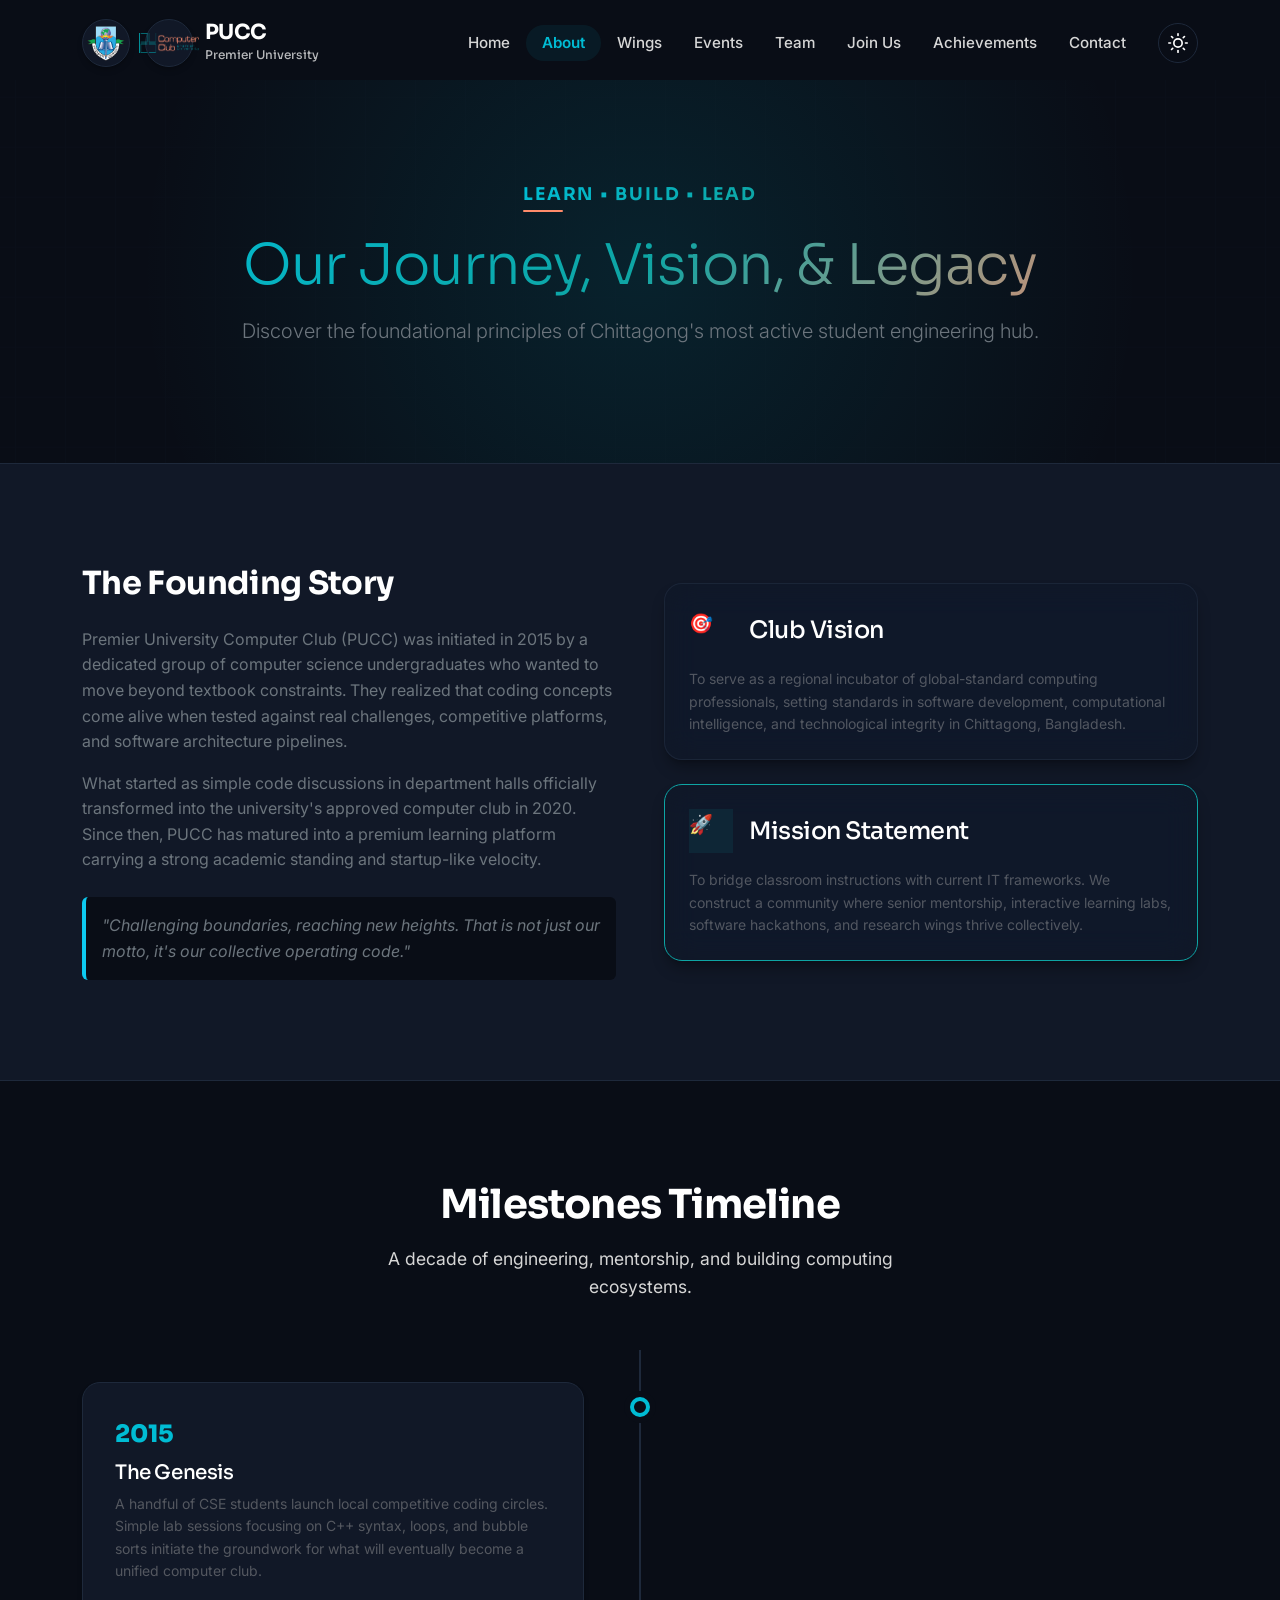
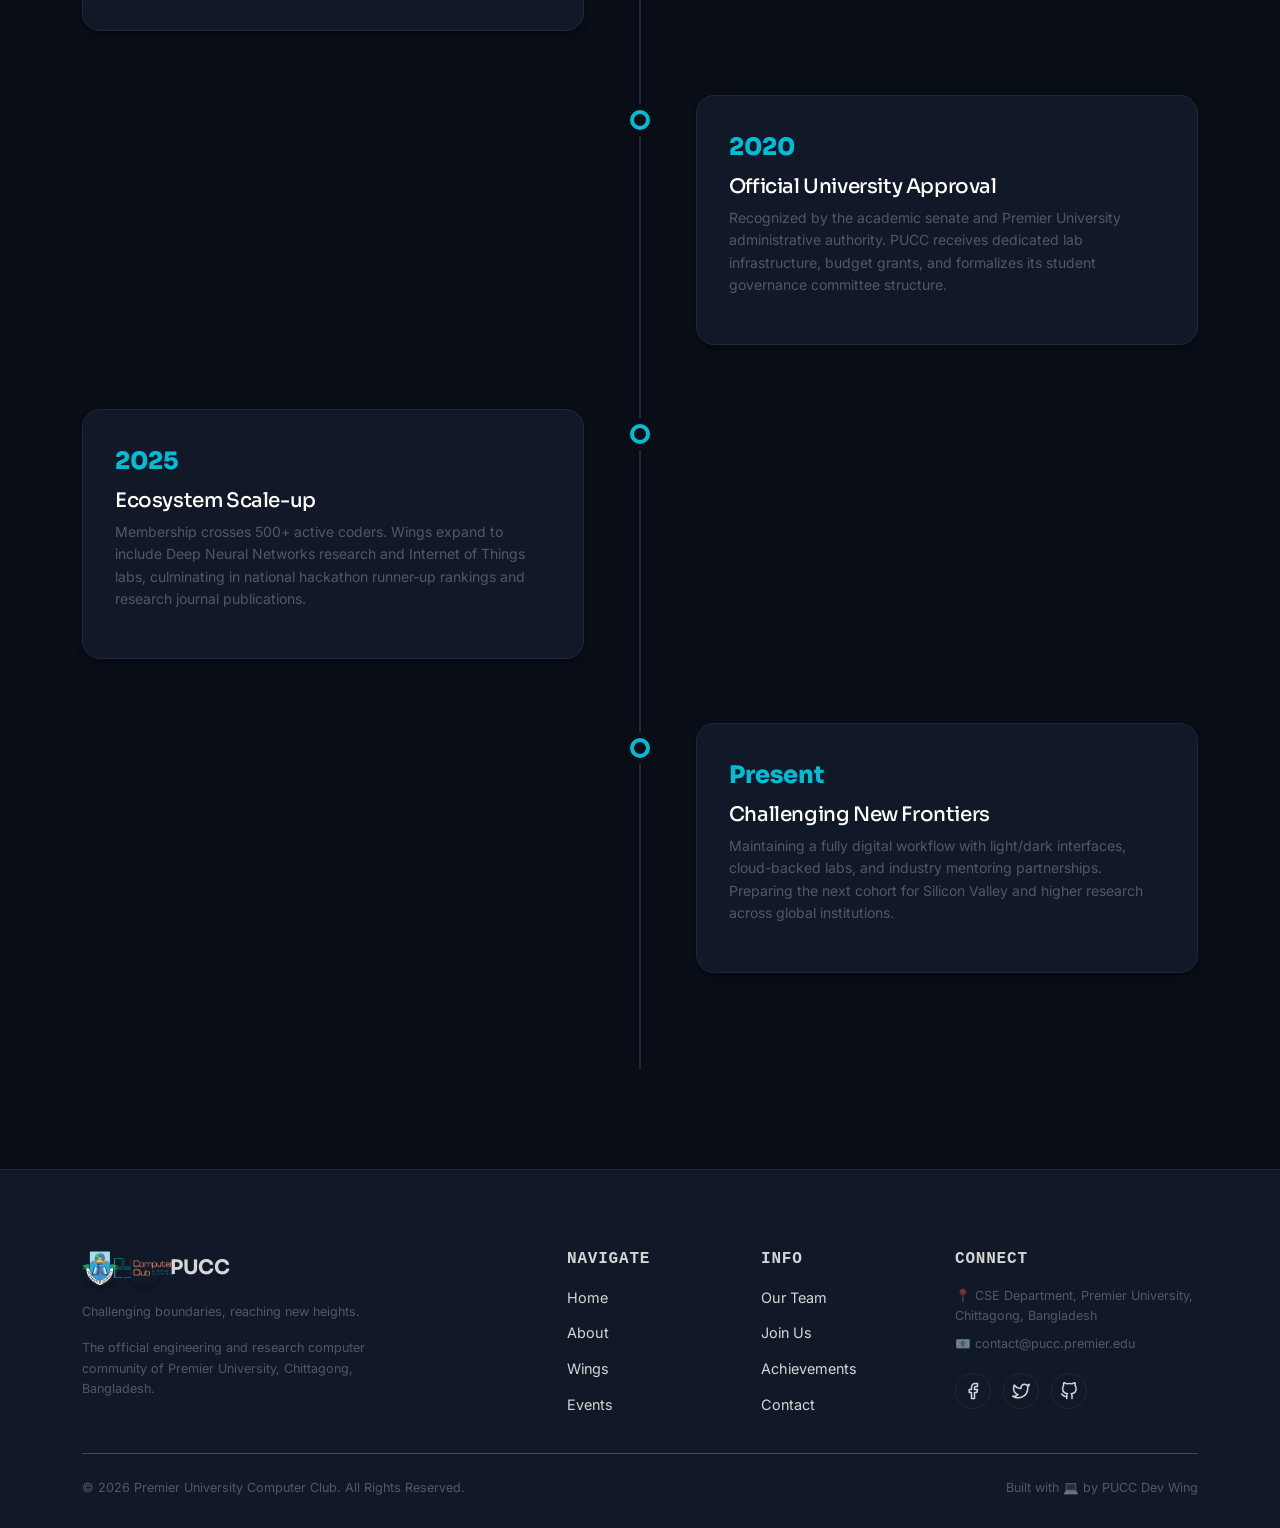
<file: about.html>
<!DOCTYPE html>
<html lang="en" data-theme="dark">

<head>
  <meta charset="UTF-8">
  <meta name="viewport" content="width=device-width, initial-scale=1.0">
  <title>About Us | Premier University Computer Club</title>
  <meta name="description"
    content="Discover the history, vision, and mission of Premier University Computer Club (PUCC). Learn about our journey from 2015 to the present day.">
  <!-- Bootstrap 5 CSS -->
  <link href="https://cdn.jsdelivr.net/npm/bootstrap@5.3.2/dist/css/bootstrap.min.css" rel="stylesheet">
  <!-- Custom CSS -->
  <link rel="stylesheet" href="css/style.css">
</head>

<body>

  <!-- ==========================================
       STICKY GLASS NAVBAR
       ========================================== -->
  <nav class="navbar navbar-expand-lg navbar-custom">
    <div class="container">
      <a class="navbar-brand-custom" href="index.html">
        <div class="floating-logos">
          <div class="logo-container" title="Premier University Logo">
            <img src="assets/PUC-PNG.png" alt="Premier University Logo" width="40" height="40">
          </div>
          <div class="logo-container" title="PUCC Logo">
            <img src="assets/puc_computer_club_logo_color.png" alt="PUCC Logo" width="60" height="20">
          </div>
        </div>
        <div class="d-none d-sm-block text-start">
          <span style="font-weight: 700; letter-spacing: -0.03em; display: block; line-height: 1;">PUCC</span>
          <span style="font-size: 0.75rem; display: block; font-weight: 500; opacity: 0.7; margin-top: 2px;">Premier
            University</span>
        </div>
      </a>
      <button class="navbar-toggler-custom collapsed d-lg-none" type="button" data-bs-toggle="collapse"
        data-bs-target="#puccNavbar" aria-controls="puccNavbar" aria-expanded="false" aria-label="Toggle navigation">
        <span class="toggler-icon"></span>
      </button>
      <div class="collapse navbar-collapse" id="puccNavbar">
        <ul class="navbar-nav ms-auto mb-2 mb-lg-0 align-items-center">
          <li class="nav-item"><a class="nav-link-custom" href="index.html">Home</a></li>
          <li class="nav-item"><a class="nav-link-custom" href="about.html">About</a></li>
          <li class="nav-item"><a class="nav-link-custom" href="wings.html">Wings</a></li>
          <li class="nav-item"><a class="nav-link-custom" href="events.html">Events</a></li>
          <li class="nav-item"><a class="nav-link-custom" href="team.html">Team</a></li>
          <li class="nav-item"><a class="nav-link-custom" href="join.html">Join Us</a></li>
          <li class="nav-item"><a class="nav-link-custom" href="achievements.html">Achievements</a></li>
          <li class="nav-item"><a class="nav-link-custom" href="contact.html">Contact</a></li>
          <li class="nav-item ms-lg-3 mt-3 mt-lg-0">
            <button class="theme-toggle-btn" aria-label="Toggle dark/light mode">
              <!-- Dynamically populated -->
            </button>
          </li>
        </ul>
      </div>
    </div>
  </nav>

  <!-- ==========================================
       HERO / INTRODUCTION HEADER
       ========================================== -->
  <header class="section-padding text-center position-relative"
    style="margin-top: 80px; background: var(--hero-gradient);">
    <div class="tech-grid-bg"></div>
    <div class="container position-relative" style="z-index: 10;">
      <span class="motto-banner">LEARN • BUILD • LEAD</span>
      <h1 class="display-4 font-weight-800 mb-3 text-gradient">Our Journey, Vision, & Legacy</h1>
      <p class="lead text-secondary max-width-600 mx-auto">Discover the foundational principles of Chittagong's most
        active student engineering hub.</p>
    </div>
  </header>

  <!-- ==========================================
       FOUNDING STORY & MISSION/VISION CARDS
       ========================================== -->
  <section class="section-padding bg-secondary-custom"
    style="background-color: var(--bg-secondary); border-top: 1px solid var(--border-color); border-bottom: 1px solid var(--border-color);">
    <div class="container">
      <div class="row g-5 align-items-center">
        <div class="col-lg-6 fade-up-init">
          <h2 class="h2 mb-4" style="font-weight: 700;">The Founding Story</h2>
          <p class="text-secondary mb-3">Premier University Computer Club (PUCC) was initiated in 2015 by a dedicated
            group of computer science undergraduates who wanted to move beyond textbook constraints. They realized that
            coding concepts come alive when tested against real challenges, competitive platforms, and software
            architecture pipelines.</p>
          <p class="text-secondary mb-4">What started as simple code discussions in department halls officially
            transformed into the university's approved computer club in 2020. Since then, PUCC has matured into a
            premium learning platform carrying a strong academic standing and startup-like velocity.</p>
          <div class="p-3 border-start border-4 border-info bg-light-custom rounded"
            style="background: var(--bg-primary);">
            <p class="fst-italic text-secondary mb-0">"Challenging boundaries, reaching new heights. That is not just
              our motto, it's our collective operating code."</p>
          </div>
        </div>
        <div class="col-lg-6 fade-up-init">
          <div class="row g-4">
            <div class="col-12">
              <div class="glass-panel p-4">
                <div class="d-flex align-items-center gap-3 mb-3">
                  <div class="card-icon m-0" style="width: 44px; height: 44px; font-size: 1.2rem;">🎯</div>
                  <h3 class="h4 m-0">Club Vision</h3>
                </div>
                <p class="small text-secondary mb-0">To serve as a regional incubator of global-standard computing
                  professionals, setting standards in software development, computational intelligence, and
                  technological integrity in Chittagong, Bangladesh.</p>
              </div>
            </div>
            <div class="col-12">
              <div class="glass-panel p-4" style="border-color: var(--club-teal);">
                <div class="d-flex align-items-center gap-3 mb-3">
                  <div class="card-icon m-0"
                    style="width: 44px; height: 44px; font-size: 1.2rem; color: var(--club-teal); background: rgba(14, 165, 164, 0.1);">
                    🚀</div>
                  <h3 class="h4 m-0">Mission Statement</h3>
                </div>
                <p class="small text-secondary mb-0">To bridge classroom instructions with current IT frameworks. We
                  construct a community where senior mentorship, interactive learning labs, software hackathons, and
                  research wings thrive collectively.</p>
              </div>
            </div>
          </div>
        </div>
      </div>
    </div>
  </section>

  <!-- ==========================================
       INTERACTIVE ALTERNATING TIMELINE
       ========================================== -->
  <section class="section-padding" style="background-color: var(--bg-primary);">
    <div class="container text-center">
      <h2 class="section-headline">Milestones Timeline</h2>
      <p class="section-subtitle">A decade of engineering, mentorship, and building computing ecosystems.</p>

      <div class="timeline-container mt-5 text-start">
        <!-- Milestone 2015 -->
        <div class="timeline-item">
          <div class="timeline-marker"></div>
          <div class="timeline-content fade-up-init">
            <div class="timeline-date">2015</div>
            <h3 class="h5 mb-2">The Genesis</h3>
            <p class="small text-secondary">A handful of CSE students launch local competitive coding circles. Simple
              lab sessions focusing on C++ syntax, loops, and bubble sorts initiate the groundwork for what will
              eventually become a unified computer club.</p>
          </div>
        </div>

        <!-- Milestone 2020 -->
        <div class="timeline-item">
          <div class="timeline-marker"></div>
          <div class="timeline-content fade-up-init">
            <div class="timeline-date">2020</div>
            <h3 class="h5 mb-2">Official University Approval</h3>
            <p class="small text-secondary">Recognized by the academic senate and Premier University administrative
              authority. PUCC receives dedicated lab infrastructure, budget grants, and formalizes its student
              governance committee structure.</p>
          </div>
        </div>

        <!-- Milestone 2025 -->
        <div class="timeline-item">
          <div class="timeline-marker"></div>
          <div class="timeline-content fade-up-init">
            <div class="timeline-date">2025</div>
            <h3 class="h5 mb-2">Ecosystem Scale-up</h3>
            <p class="small text-secondary">Membership crosses 500+ active coders. Wings expand to include Deep Neural
              Networks research and Internet of Things labs, culminating in national hackathon runner-up rankings and
              research journal publications.</p>
          </div>
        </div>

        <!-- Milestone Present -->
        <div class="timeline-item">
          <div class="timeline-marker"></div>
          <div class="timeline-content fade-up-init">
            <div class="timeline-date">Present</div>
            <h3 class="h5 mb-2">Challenging New Frontiers</h3>
            <p class="small text-secondary">Maintaining a fully digital workflow with light/dark interfaces,
              cloud-backed labs, and industry mentoring partnerships. Preparing the next cohort for Silicon Valley and
              higher research across global institutions.</p>
          </div>
        </div>
      </div>
    </div>
  </section>

  <!-- ==========================================
       FOOTER
       ========================================== -->
  <footer class="footer-custom">
    <div class="container">
      <div class="row g-5">
        <div class="col-lg-4 text-start">
          <div class="d-flex align-items-center gap-2 mb-3">
            <div class="logo-container" style="background: none; border: none; padding: 0; width: 36px; height: 36px;">
              <img src="assets/PUC-PNG.png" alt="Premier University Logo" width="40" height="40">
            </div>
            <div class="logo-container" style="background: none; border: none; padding: 0; width: 36px; height: 36px;">
              <img src="assets/puc_computer_club_logo_color.png" alt="PUCC Logo" width="60" height="20">
            </div>
            <h4 class="h5 mb-0" style="font-weight: 700;">PUCC</h4>
          </div>
          <p class="small text-muted mb-3">Challenging boundaries, reaching new heights.</p>
          <p class="small text-muted">The official engineering and research computer community of Premier University, Chittagong, Bangladesh.</p>
        </div>
        <div class="col-6 col-lg-2 text-start ms-lg-auto">
          <h5 class="h6 mb-3 font-monospace" style="letter-spacing: 0.05em; font-weight: 700;">NAVIGATE</h5>
          <a href="index.html" class="footer-link">Home</a>
          <a href="about.html" class="footer-link">About</a>
          <a href="wings.html" class="footer-link">Wings</a>
          <a href="events.html" class="footer-link">Events</a>
        </div>
        <div class="col-6 col-lg-2 text-start">
          <h5 class="h6 mb-3 font-monospace" style="letter-spacing: 0.05em; font-weight: 700;">INFO</h5>
          <a href="team.html" class="footer-link">Our Team</a>
          <a href="join.html" class="footer-link">Join Us</a>
          <a href="achievements.html" class="footer-link">Achievements</a>
          <a href="contact.html" class="footer-link">Contact</a>
        </div>
        <div class="col-lg-3 text-start">
          <h5 class="h6 mb-3 font-monospace" style="letter-spacing: 0.05em; font-weight: 700;">CONNECT</h5>
          <p class="small text-muted mb-2">📍 CSE Department, Premier University, Chittagong, Bangladesh</p>
          <p class="small text-muted mb-3">📧 contact@pucc.premier.edu</p>
          <div class="footer-social-icons">
            <a href="#" class="social-icon-btn" aria-label="Facebook">
              <svg width="18" height="18" viewBox="0 0 24 24" fill="none" stroke="currentColor" stroke-width="2" stroke-linecap="round" stroke-linejoin="round"><path d="M18 2h-3a5 5 0 0 0-5 5v3H7v4h3v8h4v-8h3l1-4h-4V7a1 1 0 0 1 1-1h3z"></path></svg>
            </a>
            <a href="#" class="social-icon-btn" aria-label="Twitter">
              <svg width="18" height="18" viewBox="0 0 24 24" fill="none" stroke="currentColor" stroke-width="2" stroke-linecap="round" stroke-linejoin="round"><path d="M23 3a10.9 10.9 0 0 1-3.14 1.53 4.48 4.48 0 0 0-7.86 3v1A10.66 10.66 0 0 1 3 4s-4 9 5 13a11.64 11.64 0 0 1-7 2c9 5 20 0 20-11.5a4.5 4.5 0 0 0-.08-.83A7.72 7.72 0 0 0 23 3z"></path></svg>
            </a>
            <a href="#" class="social-icon-btn" aria-label="GitHub">
              <svg width="18" height="18" viewBox="0 0 24 24" fill="none" stroke="currentColor" stroke-width="2" stroke-linecap="round" stroke-linejoin="round"><path d="M9 19c-5 1.5-5-2.5-7-3m14 6v-3.87a3.37 3.37 0 0 0-.94-2.61c3.14-.35 6.44-1.54 6.44-7A5.44 5.44 0 0 0 20 4.77 5.07 5.07 0 0 0 19.91 1S18.73.65 16 2.48a13.38 13.38 0 0 0-7 0C6.27.65 5.09 1 5.09 1A5.07 5.07 0 0 0 5 4.77a5.44 5.44 0 0 0-1.5 3.78c0 5.42 3.3 6.61 6.44 7A3.37 3.37 0 0 0 9 18.13V22"></path></svg>
            </a>
          </div>
        </div>
      </div>
      <hr class="my-4 opacity-10">
      <div class="row">
        <div class="col-md-6 text-center text-md-start small text-muted">
          &copy; 2026 Premier University Computer Club. All Rights Reserved.
        </div>
        <div class="col-md-6 text-center text-md-end small text-muted mt-2 mt-md-0">
          Built with 💻 by PUCC Dev Wing
        </div>
      </div>
    </div>
  </footer>

  <!-- Bootstrap 5 Bundle JS (includes Popper) -->
  <script src="https://cdn.jsdelivr.net/npm/bootstrap@5.3.2/dist/js/bootstrap.bundle.min.js"></script>
  <!-- Custom JS -->
  <script src="js/app.js"></script>
</body>

</html>
</file>
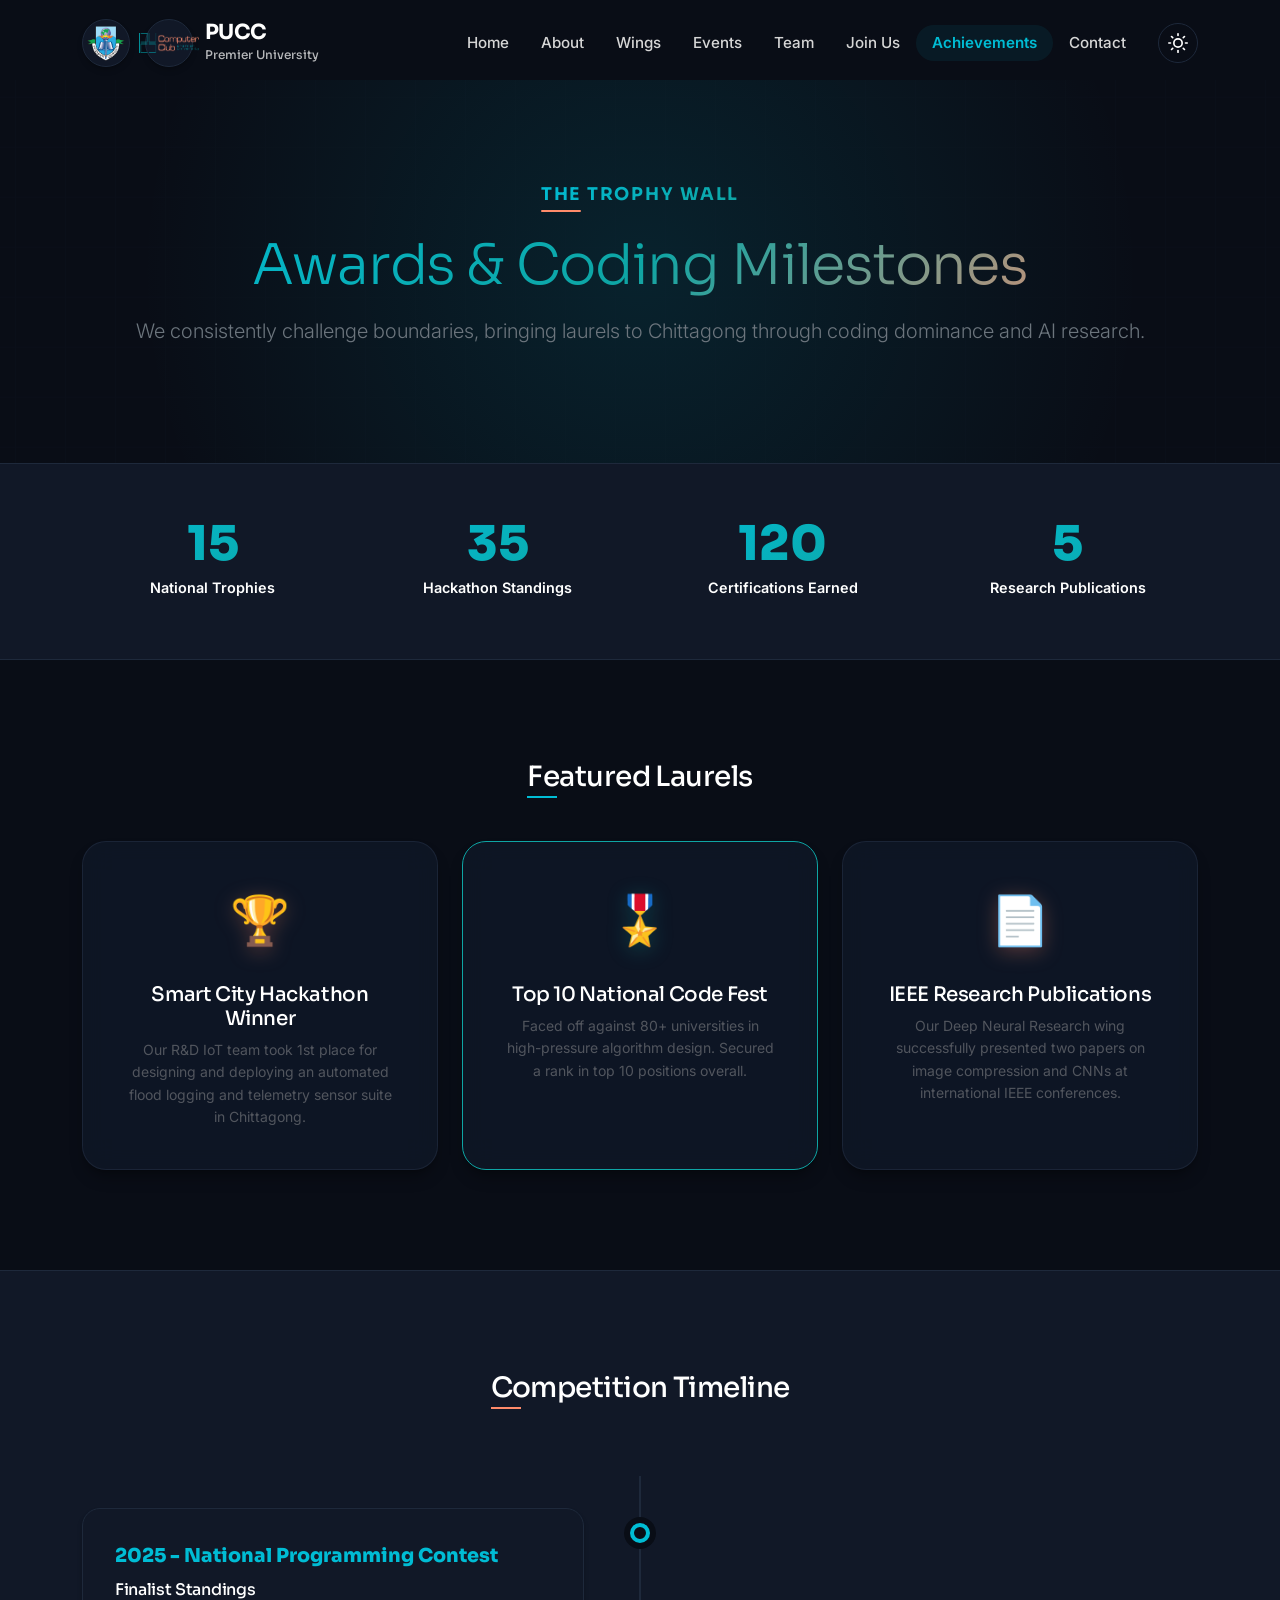
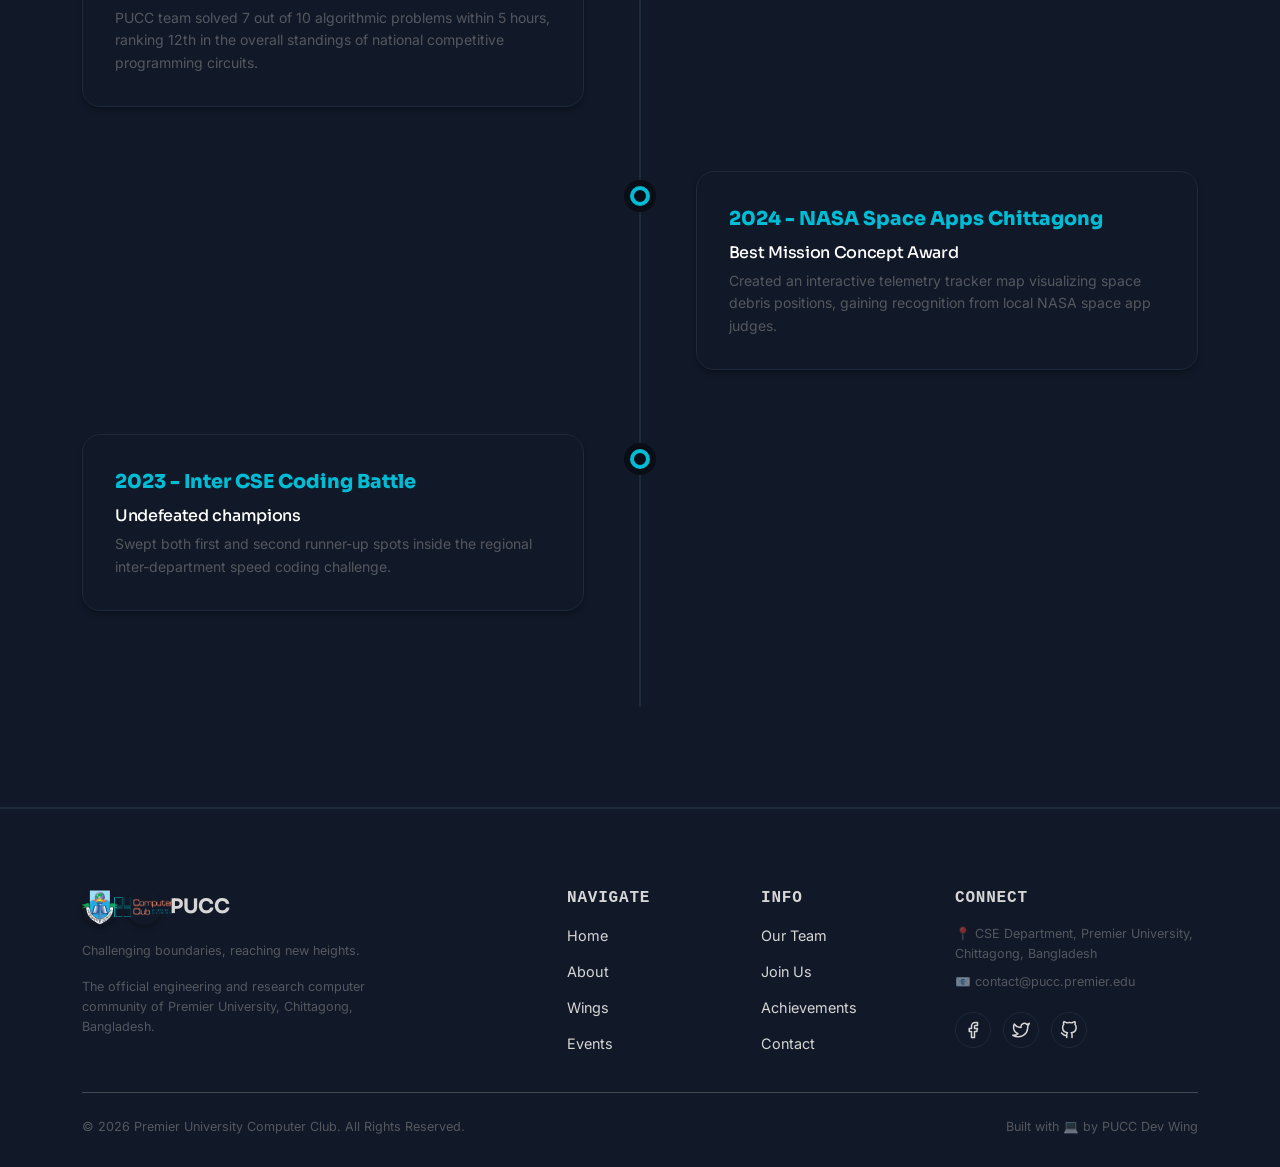
<file: achievements.html>
<!DOCTYPE html>
<html lang="en" data-theme="dark">

<head>
  <meta charset="UTF-8">
  <meta name="viewport" content="width=device-width, initial-scale=1.0">
  <title>Achievements | Premier University Computer Club</title>
  <meta name="description"
    content="View the trophies, certifications, hackathon wins, and national coding milestones of Premier University Computer Club (PUCC) Chittagong.">
  <!-- Bootstrap 5 CSS -->
  <link href="https://cdn.jsdelivr.net/npm/bootstrap@5.3.2/dist/css/bootstrap.min.css" rel="stylesheet">
  <!-- Custom CSS -->
  <link rel="stylesheet" href="css/style.css">
</head>

<body>

  <!-- ==========================================
       STICKY GLASS NAVBAR
       ========================================== -->
  <nav class="navbar navbar-expand-lg navbar-custom">
    <div class="container">
      <a class="navbar-brand-custom" href="index.html">
        <div class="floating-logos">
          <div class="logo-container" title="Premier University Logo">
            <img src="assets/PUC-PNG.png" alt="Premier University Logo" width="40" height="40">
          </div>
          <div class="logo-container" title="PUCC Logo">
            <img src="assets/puc_computer_club_logo_color.png" alt="PUCC Logo" width="60" height="20">
          </div>
        </div>
        <div class="d-none d-sm-block text-start">
          <span style="font-weight: 700; letter-spacing: -0.03em; display: block; line-height: 1;">PUCC</span>
          <span style="font-size: 0.75rem; display: block; font-weight: 500; opacity: 0.7; margin-top: 2px;">Premier
            University</span>
        </div>
      </a>
      <button class="navbar-toggler-custom collapsed d-lg-none" type="button" data-bs-toggle="collapse"
        data-bs-target="#puccNavbar" aria-controls="puccNavbar" aria-expanded="false" aria-label="Toggle navigation">
        <span class="toggler-icon"></span>
      </button>
      <div class="collapse navbar-collapse" id="puccNavbar">
        <ul class="navbar-nav ms-auto mb-2 mb-lg-0 align-items-center">
          <li class="nav-item"><a class="nav-link-custom" href="index.html">Home</a></li>
          <li class="nav-item"><a class="nav-link-custom" href="about.html">About</a></li>
          <li class="nav-item"><a class="nav-link-custom" href="wings.html">Wings</a></li>
          <li class="nav-item"><a class="nav-link-custom" href="events.html">Events</a></li>
          <li class="nav-item"><a class="nav-link-custom" href="team.html">Team</a></li>
          <li class="nav-item"><a class="nav-link-custom" href="join.html">Join Us</a></li>
          <li class="nav-item"><a class="nav-link-custom" href="achievements.html">Achievements</a></li>
          <li class="nav-item"><a class="nav-link-custom" href="contact.html">Contact</a></li>
          <li class="nav-item ms-lg-3 mt-3 mt-lg-0">
            <button class="theme-toggle-btn" aria-label="Toggle dark/light mode">
              <!-- Dynamically populated -->
            </button>
          </li>
        </ul>
      </div>
    </div>
  </nav>

  <!-- ==========================================
       HERO HEADER
       ========================================== -->
  <header class="section-padding text-center position-relative"
    style="margin-top: 80px; background: var(--hero-gradient);">
    <div class="tech-grid-bg"></div>
    <div class="container position-relative" style="z-index: 10;">
      <span class="motto-banner">THE TROPHY WALL</span>
      <h1 class="display-4 font-weight-800 mb-3 text-gradient">Awards & Coding Milestones</h1>
      <p class="lead text-secondary max-width-600 mx-auto">We consistently challenge boundaries, bringing laurels to
        Chittagong through coding dominance and AI research.</p>
    </div>
  </header>

  <!-- ==========================================
       ACHIEVEMENTS METRICS STATS
       ========================================== -->
  <section class="py-5 bg-secondary-custom"
    style="background-color: var(--bg-secondary); border-top: 1px solid var(--border-color); border-bottom: 1px solid var(--border-color);">
    <div class="container">
      <div class="row g-4 text-center">
        <div class="col-6 col-md-3">
          <div class="stat-item p-2">
            <div class="stat-number" style="font-size: 3rem;" data-target="15">0</div>
            <div class="stat-label" style="font-size: 0.9rem;">National Trophies</div>
          </div>
        </div>
        <div class="col-6 col-md-3">
          <div class="stat-item p-2">
            <div class="stat-number" style="font-size: 3rem;" data-target="35">0</div>
            <div class="stat-label" style="font-size: 0.9rem;">Hackathon Standings</div>
          </div>
        </div>
        <div class="col-6 col-md-3">
          <div class="stat-item p-2">
            <div class="stat-number" style="font-size: 3rem;" data-target="120">0</div>
            <div class="stat-label" style="font-size: 0.9rem;">Certifications Earned</div>
          </div>
        </div>
        <div class="col-6 col-md-3">
          <div class="stat-item p-2">
            <div class="stat-number" style="font-size: 3rem;" data-target="5">0</div>
            <div class="stat-label" style="font-size: 0.9rem;">Research Publications</div>
          </div>
        </div>
      </div>
    </div>
  </section>

  <!-- ==========================================
       AWARD GALLERY & TROPHY WALL
       ========================================== -->
  <section class="section-padding bg-primary-custom" style="background-color: var(--bg-primary);">
    <div class="container text-center">
      <h2 class="h3 font-weight-700 mb-5 text-start" style="position: relative; display: inline-block;">
        Featured Laurels
        <span
          style="position: absolute; bottom: -5px; left: 0; width: 30px; height: 2px; background: var(--club-cyan);"></span>
      </h2>

      <div class="row g-4 text-start">
        <!-- Trophy 1 -->
        <div class="col-md-6 col-lg-4 fade-up-init">
          <div class="glass-panel-glow trophy-card h-100">
            <div class="trophy-icon">🏆</div>
            <h3 class="h5 font-weight-700 mb-2">Smart City Hackathon Winner</h3>
            <p class="small text-secondary mb-0">Our R&D IoT team took 1st place for designing and deploying an
              automated flood logging and telemetry sensor suite in Chittagong.</p>
          </div>
        </div>
        <!-- Trophy 2 -->
        <div class="col-md-6 col-lg-4 fade-up-init">
          <div class="glass-panel-glow trophy-card h-100" style="border-color: var(--club-teal);">
            <div class="trophy-icon"
              style="color: var(--club-teal); filter: drop-shadow(0 4px 10px rgba(14,165,164,0.3));">🎖️</div>
            <h3 class="h5 font-weight-700 mb-2">Top 10 National Code Fest</h3>
            <p class="small text-secondary mb-0">Faced off against 80+ universities in high-pressure algorithm design.
              Secured a rank in top 10 positions overall.</p>
          </div>
        </div>
        <!-- Trophy 3 -->
        <div class="col-md-6 col-lg-4 mx-auto fade-up-init">
          <div class="glass-panel-glow trophy-card h-100">
            <div class="trophy-icon">📄</div>
            <h3 class="h5 font-weight-700 mb-2">IEEE Research Publications</h3>
            <p class="small text-secondary mb-0">Our Deep Neural Research wing successfully presented two papers on
              image compression and CNNs at international IEEE conferences.</p>
          </div>
        </div>
      </div>
    </div>
  </section>

  <!-- ==========================================
       COMPETITION HISTORY TIMELINE
       ========================================== -->
  <section class="section-padding bg-secondary-custom"
    style="background-color: var(--bg-secondary); border-top: 1px solid var(--border-color); border-bottom: 1px solid var(--border-color);">
    <div class="container text-center">
      <h2 class="h3 font-weight-700 mb-5 text-start" style="position: relative; display: inline-block;">
        Competition Timeline
        <span
          style="position: absolute; bottom: -5px; left: 0; width: 30px; height: 2px; background: var(--warm-coral);"></span>
      </h2>

      <div class="timeline-container mt-4 text-start">
        <div class="timeline-item">
          <div class="timeline-marker"></div>
          <div class="timeline-content fade-up-init">
            <div class="timeline-date" style="font-size: 1.2rem;">2025 - National Programming Contest</div>
            <h4 class="h6 mb-2">Finalist Standings</h4>
            <p class="small text-secondary mb-0">PUCC team solved 7 out of 10 algorithmic problems within 5 hours,
              ranking 12th in the overall standings of national competitive programming circuits.</p>
          </div>
        </div>

        <div class="timeline-item">
          <div class="timeline-marker"></div>
          <div class="timeline-content fade-up-init">
            <div class="timeline-date" style="font-size: 1.2rem;">2024 - NASA Space Apps Chittagong</div>
            <h4 class="h6 mb-2">Best Mission Concept Award</h4>
            <p class="small text-secondary mb-0">Created an interactive telemetry tracker map visualizing space debris
              positions, gaining recognition from local NASA space app judges.</p>
          </div>
        </div>

        <div class="timeline-item">
          <div class="timeline-marker"></div>
          <div class="timeline-content fade-up-init">
            <div class="timeline-date" style="font-size: 1.2rem;">2023 - Inter CSE Coding Battle</div>
            <h4 class="h6 mb-2">Undefeated champions</h4>
            <p class="small text-secondary mb-0">Swept both first and second runner-up spots inside the regional
              inter-department speed coding challenge.</p>
          </div>
        </div>
      </div>
    </div>
  </section>

  <!-- ==========================================
       FOOTER
       ========================================== -->
  <footer class="footer-custom">
    <div class="container">
      <div class="row g-5">
        <div class="col-lg-4 text-start">
          <div class="d-flex align-items-center gap-2 mb-3">
            <div class="logo-container" style="background: none; border: none; padding: 0; width: 36px; height: 36px;">
              <img src="assets/PUC-PNG.png" alt="Premier University Logo" width="40" height="40">
            </div>
            <div class="logo-container" style="background: none; border: none; padding: 0; width: 36px; height: 36px;">
              <img src="assets/puc_computer_club_logo_color.png" alt="PUCC Logo" width="60" height="20">
            </div>
            <h4 class="h5 mb-0" style="font-weight: 700;">PUCC</h4>
          </div>
          <p class="small text-muted mb-3">Challenging boundaries, reaching new heights.</p>
          <p class="small text-muted">The official engineering and research computer community of Premier University, Chittagong, Bangladesh.</p>
        </div>
        <div class="col-6 col-lg-2 text-start ms-lg-auto">
          <h5 class="h6 mb-3 font-monospace" style="letter-spacing: 0.05em; font-weight: 700;">NAVIGATE</h5>
          <a href="index.html" class="footer-link">Home</a>
          <a href="about.html" class="footer-link">About</a>
          <a href="wings.html" class="footer-link">Wings</a>
          <a href="events.html" class="footer-link">Events</a>
        </div>
        <div class="col-6 col-lg-2 text-start">
          <h5 class="h6 mb-3 font-monospace" style="letter-spacing: 0.05em; font-weight: 700;">INFO</h5>
          <a href="team.html" class="footer-link">Our Team</a>
          <a href="join.html" class="footer-link">Join Us</a>
          <a href="achievements.html" class="footer-link">Achievements</a>
          <a href="contact.html" class="footer-link">Contact</a>
        </div>
        <div class="col-lg-3 text-start">
          <h5 class="h6 mb-3 font-monospace" style="letter-spacing: 0.05em; font-weight: 700;">CONNECT</h5>
          <p class="small text-muted mb-2">📍 CSE Department, Premier University, Chittagong, Bangladesh</p>
          <p class="small text-muted mb-3">📧 contact@pucc.premier.edu</p>
          <div class="footer-social-icons">
            <a href="#" class="social-icon-btn" aria-label="Facebook">
              <svg width="18" height="18" viewBox="0 0 24 24" fill="none" stroke="currentColor" stroke-width="2" stroke-linecap="round" stroke-linejoin="round"><path d="M18 2h-3a5 5 0 0 0-5 5v3H7v4h3v8h4v-8h3l1-4h-4V7a1 1 0 0 1 1-1h3z"></path></svg>
            </a>
            <a href="#" class="social-icon-btn" aria-label="Twitter">
              <svg width="18" height="18" viewBox="0 0 24 24" fill="none" stroke="currentColor" stroke-width="2" stroke-linecap="round" stroke-linejoin="round"><path d="M23 3a10.9 10.9 0 0 1-3.14 1.53 4.48 4.48 0 0 0-7.86 3v1A10.66 10.66 0 0 1 3 4s-4 9 5 13a11.64 11.64 0 0 1-7 2c9 5 20 0 20-11.5a4.5 4.5 0 0 0-.08-.83A7.72 7.72 0 0 0 23 3z"></path></svg>
            </a>
            <a href="#" class="social-icon-btn" aria-label="GitHub">
              <svg width="18" height="18" viewBox="0 0 24 24" fill="none" stroke="currentColor" stroke-width="2" stroke-linecap="round" stroke-linejoin="round"><path d="M9 19c-5 1.5-5-2.5-7-3m14 6v-3.87a3.37 3.37 0 0 0-.94-2.61c3.14-.35 6.44-1.54 6.44-7A5.44 5.44 0 0 0 20 4.77 5.07 5.07 0 0 0 19.91 1S18.73.65 16 2.48a13.38 13.38 0 0 0-7 0C6.27.65 5.09 1 5.09 1A5.07 5.07 0 0 0 5 4.77a5.44 5.44 0 0 0-1.5 3.78c0 5.42 3.3 6.61 6.44 7A3.37 3.37 0 0 0 9 18.13V22"></path></svg>
            </a>
          </div>
        </div>
      </div>
      <hr class="my-4 opacity-10">
      <div class="row">
        <div class="col-md-6 text-center text-md-start small text-muted">
          &copy; 2026 Premier University Computer Club. All Rights Reserved.
        </div>
        <div class="col-md-6 text-center text-md-end small text-muted mt-2 mt-md-0">
          Built with 💻 by PUCC Dev Wing
        </div>
      </div>
    </div>
  </footer>

  <!-- Bootstrap 5 Bundle JS (includes Popper) -->
  <script src="https://cdn.jsdelivr.net/npm/bootstrap@5.3.2/dist/js/bootstrap.bundle.min.js"></script>
  <!-- Custom JS -->
  <script src="js/app.js"></script>
</body>

</html>
</file>
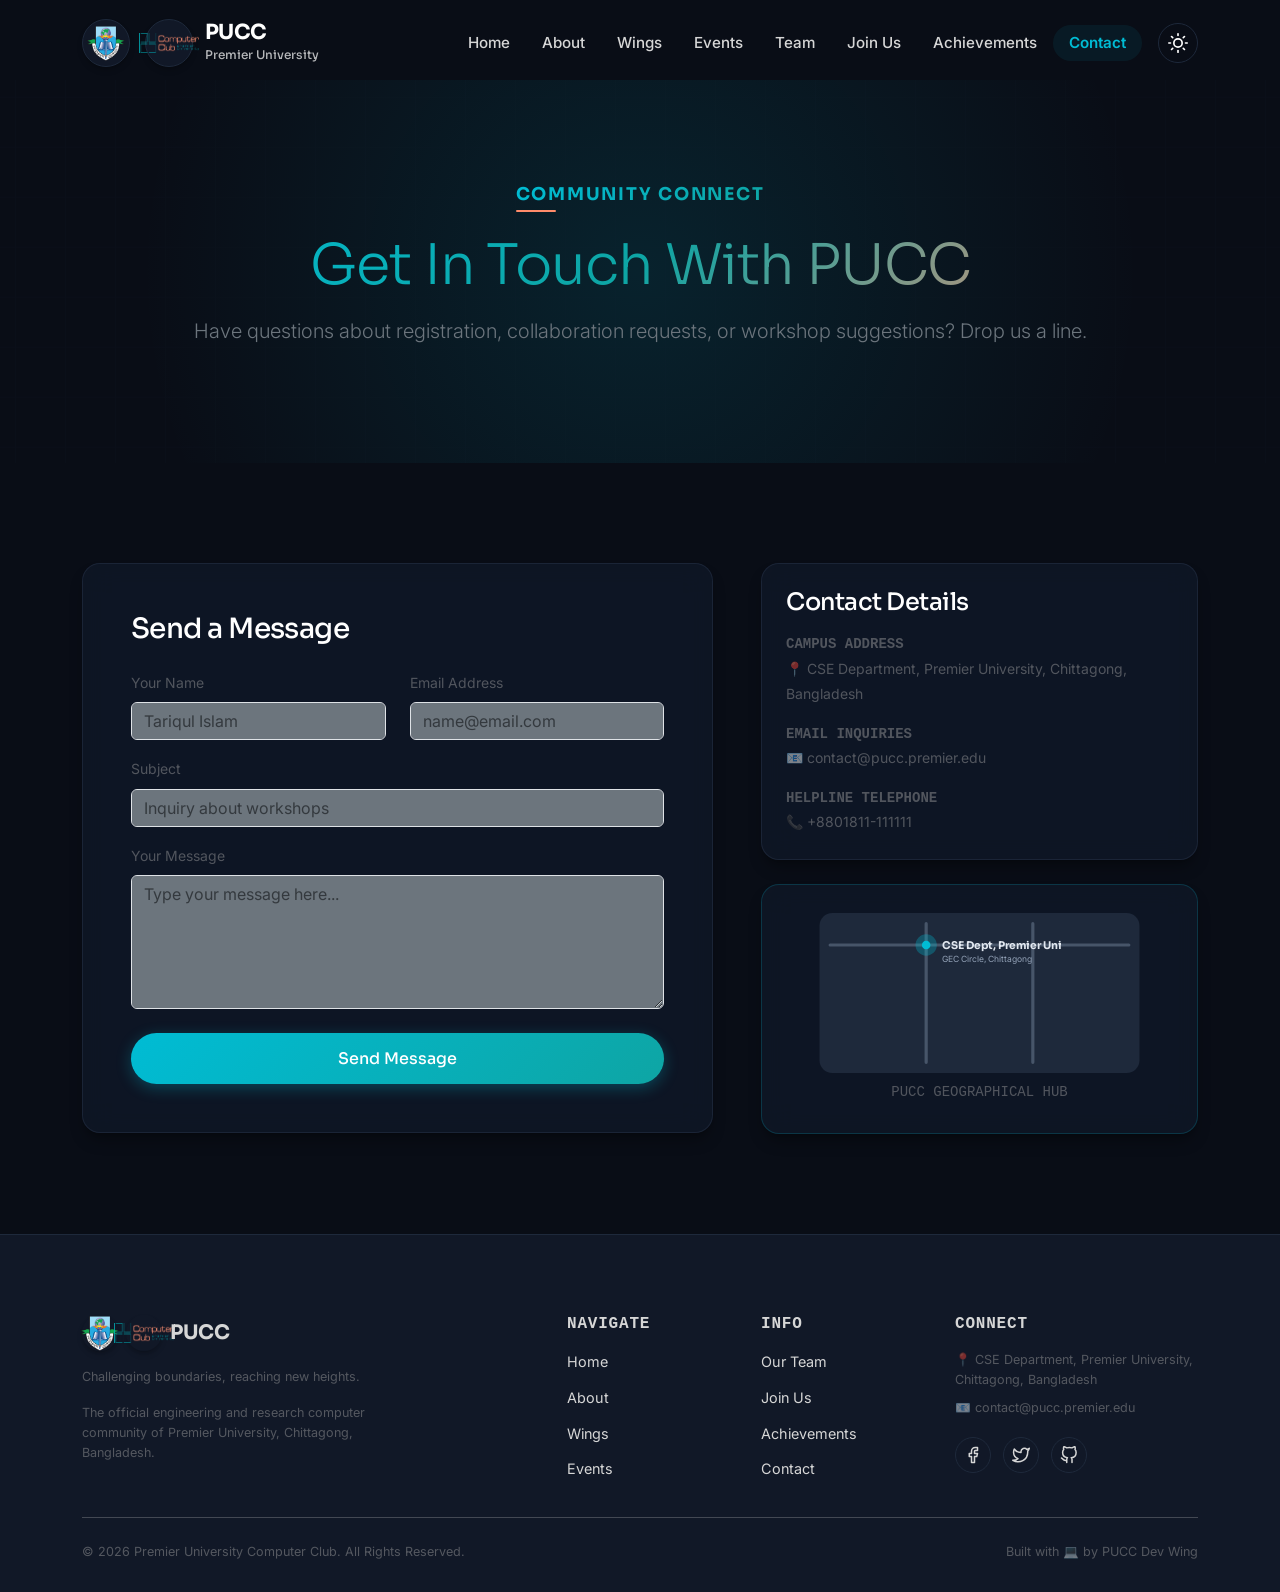
<file: contact.html>
<!DOCTYPE html>
<html lang="en" data-theme="dark">
<head>
  <meta charset="UTF-8">
  <meta name="viewport" content="width=device-width, initial-scale=1.0">
  <title>Contact Us | Premier University Computer Club</title>
  <meta name="description" content="Get in touch with Premier University Computer Club (PUCC) Chittagong. Send us inquiries, partner requests, or workshop suggestions.">
  <!-- Bootstrap 5 CSS -->
  <link href="https://cdn.jsdelivr.net/npm/bootstrap@5.3.2/dist/css/bootstrap.min.css" rel="stylesheet">
  <!-- Custom CSS -->
  <link rel="stylesheet" href="css/style.css">
</head>
<body>

  <!-- ==========================================
       STICKY GLASS NAVBAR
       ========================================== -->
  <nav class="navbar navbar-expand-lg navbar-custom">
    <div class="container">
      <a class="navbar-brand-custom" href="index.html">
        <div class="floating-logos">
          <div class="logo-container" title="Premier University Logo">
            <img src="assets/PUC-PNG.png" alt="Premier University Logo" width="40" height="40">
          </div>
          <div class="logo-container" title="PUCC Logo">
            <img src="assets/puc_computer_club_logo_color.png" alt="PUCC Logo" width="60" height="20">
          </div>
        </div>
        <div class="d-none d-sm-block text-start">
          <span style="font-weight: 700; letter-spacing: -0.03em; display: block; line-height: 1;">PUCC</span>
          <span style="font-size: 0.75rem; display: block; font-weight: 500; opacity: 0.7; margin-top: 2px;">Premier University</span>
        </div>
      </a>
      <button class="navbar-toggler-custom collapsed d-lg-none" type="button" data-bs-toggle="collapse" data-bs-target="#puccNavbar" aria-controls="puccNavbar" aria-expanded="false" aria-label="Toggle navigation">
        <span class="toggler-icon"></span>
      </button>
      <div class="collapse navbar-collapse" id="puccNavbar">
        <ul class="navbar-nav ms-auto mb-2 mb-lg-0 align-items-center">
          <li class="nav-item"><a class="nav-link-custom" href="index.html">Home</a></li>
          <li class="nav-item"><a class="nav-link-custom" href="about.html">About</a></li>
          <li class="nav-item"><a class="nav-link-custom" href="wings.html">Wings</a></li>
          <li class="nav-item"><a class="nav-link-custom" href="events.html">Events</a></li>
          <li class="nav-item"><a class="nav-link-custom" href="team.html">Team</a></li>
          <li class="nav-item"><a class="nav-link-custom" href="join.html">Join Us</a></li>
          <li class="nav-item"><a class="nav-link-custom" href="achievements.html">Achievements</a></li>
          <li class="nav-item"><a class="nav-link-custom" href="contact.html">Contact</a></li>
          <li class="nav-item ms-lg-3 mt-3 mt-lg-0">
            <button class="theme-toggle-btn" aria-label="Toggle dark/light mode">
              <!-- Dynamically populated -->
            </button>
          </li>
        </ul>
      </div>
    </div>
  </nav>

  <!-- ==========================================
       HERO HEADER
       ========================================== -->
  <header class="section-padding text-center position-relative" style="margin-top: 80px; background: var(--hero-gradient);">
    <div class="tech-grid-bg"></div>
    <div class="container position-relative" style="z-index: 10;">
      <span class="motto-banner">COMMUNITY CONNECT</span>
      <h1 class="display-4 font-weight-800 mb-3 text-gradient">Get In Touch With PUCC</h1>
      <p class="lead text-secondary max-width-600 mx-auto">Have questions about registration, collaboration requests, or workshop suggestions? Drop us a line.</p>
    </div>
  </header>

  <!-- ==========================================
       CONTACT FORM & INFO DUAL COL
       ========================================== -->
  <section class="section-padding" style="background-color: var(--bg-primary);">
    <div class="container">
      <div class="row g-5">
        
        <!-- Left: Form -->
        <div class="col-lg-7 fade-up-init">
          <div class="glass-panel p-5">
            <h2 class="h3 mb-4 font-weight-700">Send a Message</h2>
            
            <form id="puccContactForm">
              <div class="row">
                <div class="col-md-6 mb-3">
                  <label for="contactName" class="form-label small text-secondary">Your Name</label>
                  <input type="text" class="form-control bg-secondary text-primary border-color" id="contactName" required placeholder="Tariqul Islam">
                </div>
                <div class="col-md-6 mb-3">
                  <label for="contactEmail" class="form-label small text-secondary">Email Address</label>
                  <input type="email" class="form-control bg-secondary text-primary border-color" id="contactEmail" required placeholder="name@email.com">
                </div>
              </div>
              
              <div class="mb-3">
                <label for="contactSubject" class="form-label small text-secondary">Subject</label>
                <input type="text" class="form-control bg-secondary text-primary border-color" id="contactSubject" required placeholder="Inquiry about workshops">
              </div>
              
              <div class="mb-4">
                <label for="contactMessage" class="form-label small text-secondary">Your Message</label>
                <textarea class="form-control bg-secondary text-primary border-color" id="contactMessage" rows="5" required placeholder="Type your message here..."></textarea>
              </div>
              
              <button type="submit" class="btn-primary-custom w-100">Send Message</button>
            </form>
          </div>
        </div>
        
        <!-- Right: Info Details & Vector Map -->
        <div class="col-lg-5 fade-up-init">
          <!-- Info list -->
          <div class="glass-panel p-4 mb-4">
            <h3 class="h4 mb-3 font-weight-700">Contact Details</h3>
            <div class="mb-3">
              <strong class="small text-muted font-monospace d-block">CAMPUS ADDRESS</strong>
              <span class="small text-secondary">📍 CSE Department, Premier University, Chittagong, Bangladesh</span>
            </div>
            <div class="mb-3">
              <strong class="small text-muted font-monospace d-block">EMAIL INQUIRIES</strong>
              <span class="small text-secondary">📧 contact@pucc.premier.edu</span>
            </div>
            <div>
              <strong class="small text-muted font-monospace d-block">HELPLINE TELEPHONE</strong>
              <span class="small text-secondary">📞 +8801811-111111</span>
            </div>
          </div>
          
          <!-- Styled Vector Map Container -->
          <div class="glass-panel p-4" style="height: 250px; display: flex; flex-direction: column; justify-content: center; align-items: center; border-color: rgba(0, 188, 212, 0.2);">
            <svg width="100%" height="80%" viewBox="0 0 300 150" fill="none" xmlns="http://www.w3.org/2000/svg">
              <rect width="300" height="150" fill="#1E293B" rx="12"/>
              <!-- Path Lines representing streets -->
              <path d="M10 30H290M100 10V140M200 10V140" stroke="#475569" stroke-width="3" stroke-linecap="round"/>
              <!-- Location nodes -->
              <circle cx="100" cy="30" r="10" fill="#00BCD4" opacity="0.3"/>
              <circle cx="100" cy="30" r="4" fill="#00BCD4"/>
              <!-- Label -->
              <text x="115" y="34" fill="#E2E8F0" font-family="'Sora', sans-serif" font-size="10" font-weight="700">CSE Dept, Premier Uni</text>
              <text x="115" y="46" fill="#94A3B8" font-family="'Inter', sans-serif" font-size="8">GEC Circle, Chittagong</text>
            </svg>
            <span class="small text-muted mt-2 font-monospace">PUCC GEOGRAPHICAL HUB</span>
          </div>
        </div>

      </div>
    </div>
  </section>

  <!-- ==========================================
       FOOTER
       ========================================== -->
  <footer class="footer-custom">
    <div class="container">
      <div class="row g-5">
        <div class="col-lg-4 text-start">
          <div class="d-flex align-items-center gap-2 mb-3">
            <div class="logo-container" style="background: none; border: none; padding: 0; width: 36px; height: 36px;">
              <img src="assets/PUC-PNG.png" alt="Premier University Logo" width="40" height="40">
            </div>
            <div class="logo-container" style="background: none; border: none; padding: 0; width: 36px; height: 36px;">
              <img src="assets/puc_computer_club_logo_color.png" alt="PUCC Logo" width="60" height="20">
            </div>
            <h4 class="h5 mb-0" style="font-weight: 700;">PUCC</h4>
          </div>
          <p class="small text-muted mb-3">Challenging boundaries, reaching new heights.</p>
          <p class="small text-muted">The official engineering and research computer community of Premier University, Chittagong, Bangladesh.</p>
        </div>
        <div class="col-6 col-lg-2 text-start ms-lg-auto">
          <h5 class="h6 mb-3 font-monospace" style="letter-spacing: 0.05em; font-weight: 700;">NAVIGATE</h5>
          <a href="index.html" class="footer-link">Home</a>
          <a href="about.html" class="footer-link">About</a>
          <a href="wings.html" class="footer-link">Wings</a>
          <a href="events.html" class="footer-link">Events</a>
        </div>
        <div class="col-6 col-lg-2 text-start">
          <h5 class="h6 mb-3 font-monospace" style="letter-spacing: 0.05em; font-weight: 700;">INFO</h5>
          <a href="team.html" class="footer-link">Our Team</a>
          <a href="join.html" class="footer-link">Join Us</a>
          <a href="achievements.html" class="footer-link">Achievements</a>
          <a href="contact.html" class="footer-link">Contact</a>
        </div>
        <div class="col-lg-3 text-start">
          <h5 class="h6 mb-3 font-monospace" style="letter-spacing: 0.05em; font-weight: 700;">CONNECT</h5>
          <p class="small text-muted mb-2">📍 CSE Department, Premier University, Chittagong, Bangladesh</p>
          <p class="small text-muted mb-3">📧 contact@pucc.premier.edu</p>
          <div class="footer-social-icons">
            <a href="#" class="social-icon-btn" aria-label="Facebook">
              <svg width="18" height="18" viewBox="0 0 24 24" fill="none" stroke="currentColor" stroke-width="2" stroke-linecap="round" stroke-linejoin="round"><path d="M18 2h-3a5 5 0 0 0-5 5v3H7v4h3v8h4v-8h3l1-4h-4V7a1 1 0 0 1 1-1h3z"></path></svg>
            </a>
            <a href="#" class="social-icon-btn" aria-label="Twitter">
              <svg width="18" height="18" viewBox="0 0 24 24" fill="none" stroke="currentColor" stroke-width="2" stroke-linecap="round" stroke-linejoin="round"><path d="M23 3a10.9 10.9 0 0 1-3.14 1.53 4.48 4.48 0 0 0-7.86 3v1A10.66 10.66 0 0 1 3 4s-4 9 5 13a11.64 11.64 0 0 1-7 2c9 5 20 0 20-11.5a4.5 4.5 0 0 0-.08-.83A7.72 7.72 0 0 0 23 3z"></path></svg>
            </a>
            <a href="#" class="social-icon-btn" aria-label="GitHub">
              <svg width="18" height="18" viewBox="0 0 24 24" fill="none" stroke="currentColor" stroke-width="2" stroke-linecap="round" stroke-linejoin="round"><path d="M9 19c-5 1.5-5-2.5-7-3m14 6v-3.87a3.37 3.37 0 0 0-.94-2.61c3.14-.35 6.44-1.54 6.44-7A5.44 5.44 0 0 0 20 4.77 5.07 5.07 0 0 0 19.91 1S18.73.65 16 2.48a13.38 13.38 0 0 0-7 0C6.27.65 5.09 1 5.09 1A5.07 5.07 0 0 0 5 4.77a5.44 5.44 0 0 0-1.5 3.78c0 5.42 3.3 6.61 6.44 7A3.37 3.37 0 0 0 9 18.13V22"></path></svg>
            </a>
          </div>
        </div>
      </div>
      <hr class="my-4 opacity-10">
      <div class="row">
        <div class="col-md-6 text-center text-md-start small text-muted">
          &copy; 2026 Premier University Computer Club. All Rights Reserved.
        </div>
        <div class="col-md-6 text-center text-md-end small text-muted mt-2 mt-md-0">
          Built with 💻 by PUCC Dev Wing
        </div>
      </div>
    </div>
  </footer>

  <!-- Bootstrap 5 Bundle JS (includes Popper) -->
  <script src="https://cdn.jsdelivr.net/npm/bootstrap@5.3.2/dist/js/bootstrap.bundle.min.js"></script>
  <!-- Custom JS -->
  <script src="js/app.js"></script>
</body>
</html>
</file>
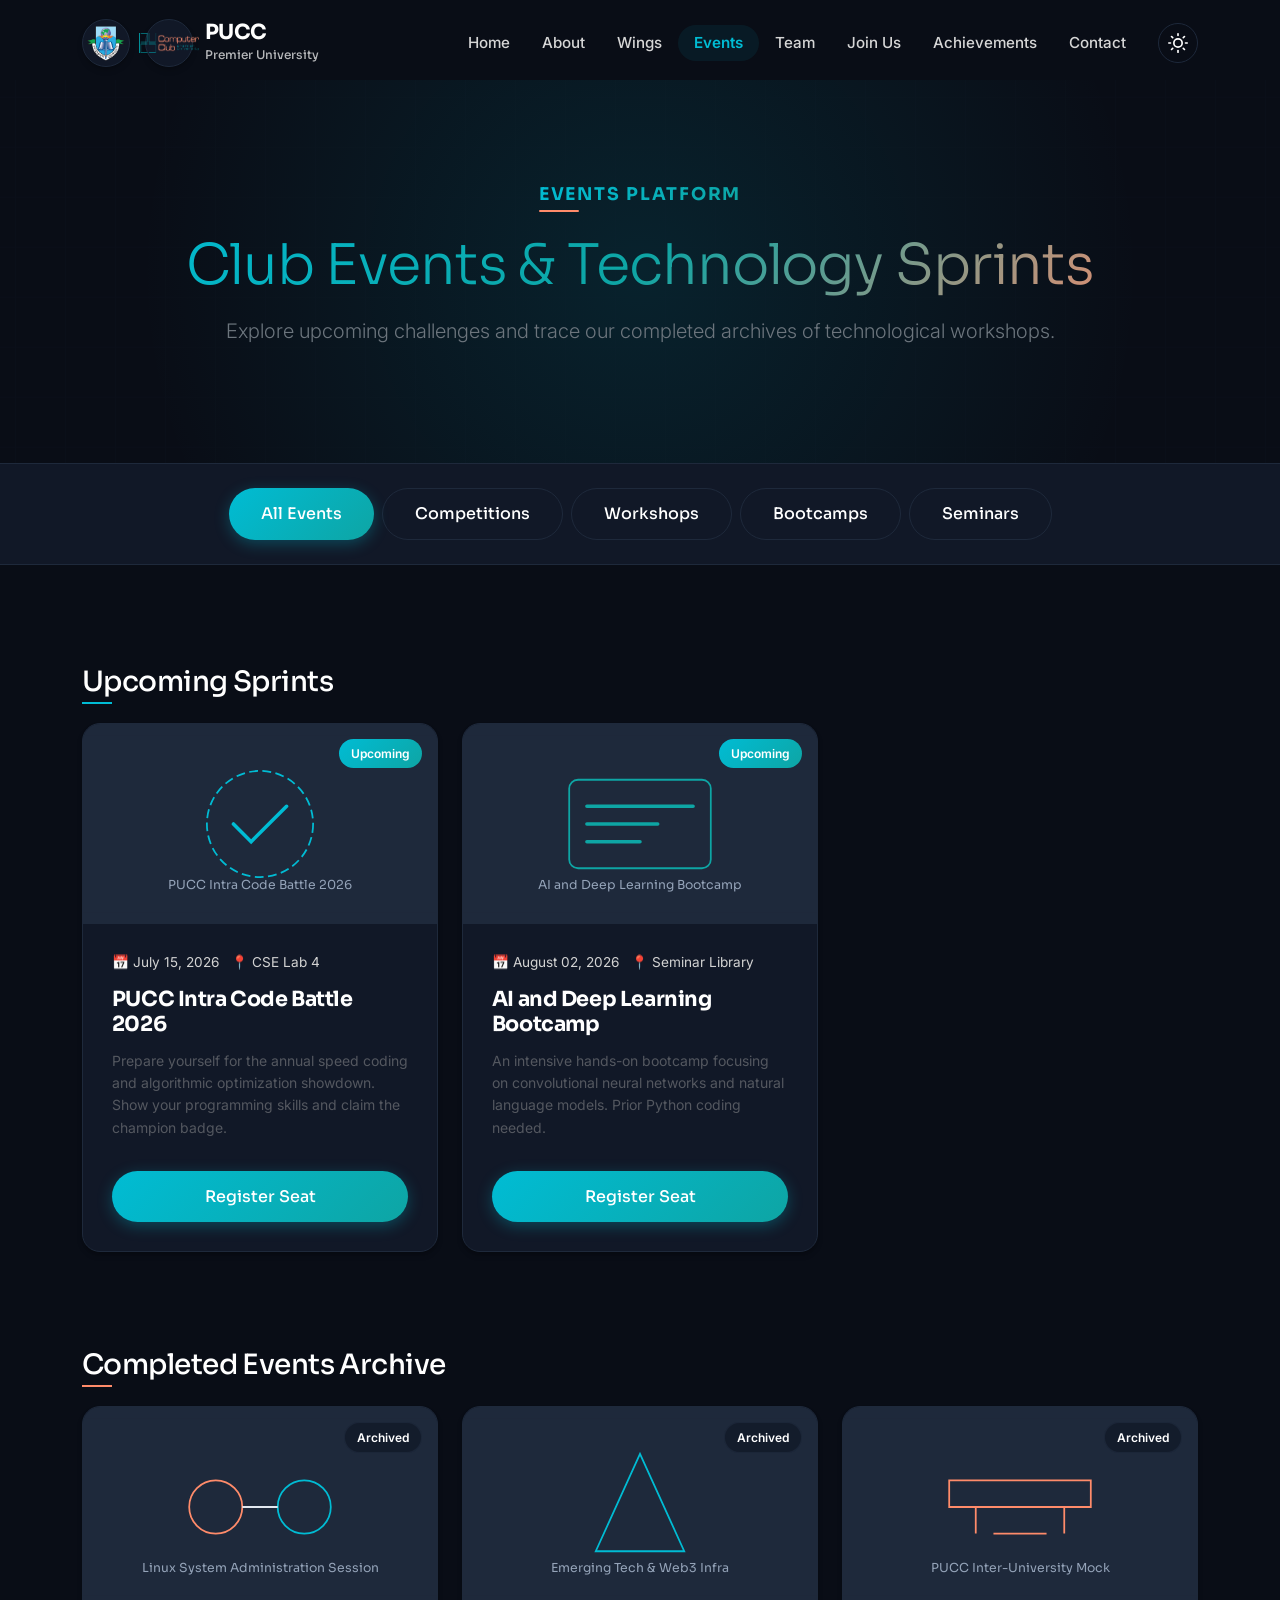
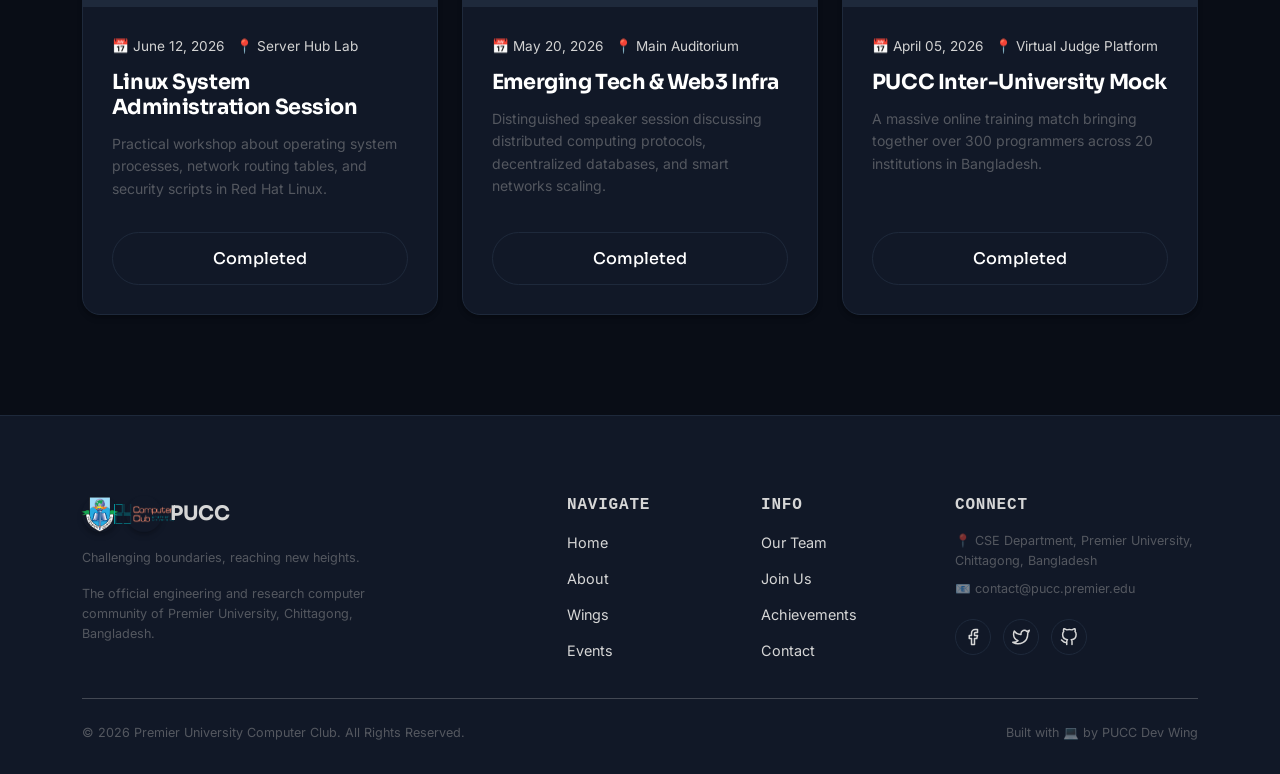
<file: events.html>
<!DOCTYPE html>
<html lang="en" data-theme="dark">
<head>
  <meta charset="UTF-8">
  <meta name="viewport" content="width=device-width, initial-scale=1.0">
  <title>Events Hub | Premier University Computer Club</title>
  <meta name="description" content="Check upcoming programming contests, technology bootcamps, Linux workshops, and AI seminars at Premier University Computer Club (PUCC) Chittagong.">
  <!-- Bootstrap 5 CSS -->
  <link href="https://cdn.jsdelivr.net/npm/bootstrap@5.3.2/dist/css/bootstrap.min.css" rel="stylesheet">
  <!-- Custom CSS -->
  <link rel="stylesheet" href="css/style.css">
</head>
<body>

  <!-- ==========================================
       STICKY GLASS NAVBAR
       ========================================== -->
  <nav class="navbar navbar-expand-lg navbar-custom">
    <div class="container">
      <a class="navbar-brand-custom" href="index.html">
        <div class="floating-logos">
          <div class="logo-container" title="Premier University Logo">
            <img src="assets/PUC-PNG.png" alt="Premier University Logo" width="40" height="40">
          </div>
          <div class="logo-container" title="PUCC Logo">
            <img src="assets/puc_computer_club_logo_color.png" alt="PUCC Logo" width="60" height="20">
          </div>
        </div>
        <div class="d-none d-sm-block text-start">
          <span style="font-weight: 700; letter-spacing: -0.03em; display: block; line-height: 1;">PUCC</span>
          <span style="font-size: 0.75rem; display: block; font-weight: 500; opacity: 0.7; margin-top: 2px;">Premier University</span>
        </div>
      </a>
      <button class="navbar-toggler-custom collapsed d-lg-none" type="button" data-bs-toggle="collapse" data-bs-target="#puccNavbar" aria-controls="puccNavbar" aria-expanded="false" aria-label="Toggle navigation">
        <span class="toggler-icon"></span>
      </button>
      <div class="collapse navbar-collapse" id="puccNavbar">
        <ul class="navbar-nav ms-auto mb-2 mb-lg-0 align-items-center">
          <li class="nav-item"><a class="nav-link-custom" href="index.html">Home</a></li>
          <li class="nav-item"><a class="nav-link-custom" href="about.html">About</a></li>
          <li class="nav-item"><a class="nav-link-custom" href="wings.html">Wings</a></li>
          <li class="nav-item"><a class="nav-link-custom" href="events.html">Events</a></li>
          <li class="nav-item"><a class="nav-link-custom" href="team.html">Team</a></li>
          <li class="nav-item"><a class="nav-link-custom" href="join.html">Join Us</a></li>
          <li class="nav-item"><a class="nav-link-custom" href="achievements.html">Achievements</a></li>
          <li class="nav-item"><a class="nav-link-custom" href="contact.html">Contact</a></li>
          <li class="nav-item ms-lg-3 mt-3 mt-lg-0">
            <button class="theme-toggle-btn" aria-label="Toggle dark/light mode">
              <!-- Dynamically populated -->
            </button>
          </li>
        </ul>
      </div>
    </div>
  </nav>

  <!-- ==========================================
       HERO HEADER
       ========================================== -->
  <header class="section-padding text-center position-relative" style="margin-top: 80px; background: var(--hero-gradient);">
    <div class="tech-grid-bg"></div>
    <div class="container position-relative" style="z-index: 10;">
      <span class="motto-banner">EVENTS PLATFORM</span>
      <h1 class="display-4 font-weight-800 mb-3 text-gradient">Club Events & Technology Sprints</h1>
      <p class="lead text-secondary max-width-600 mx-auto">Explore upcoming challenges and trace our completed archives of technological workshops.</p>
    </div>
  </header>

  <!-- ==========================================
       FILTER INTERFACE SECTION
       ========================================== -->
  <section class="py-4" style="background-color: var(--bg-secondary); border-top: 1px solid var(--border-color); border-bottom: 1px solid var(--border-color);">
    <div class="container">
      <div class="d-flex flex-wrap justify-content-center gap-2">
        <button class="event-filter-btn btn btn-primary-custom active" data-filter="all">All Events</button>
        <button class="event-filter-btn btn btn-secondary-custom" data-filter="competition">Competitions</button>
        <button class="event-filter-btn btn btn-secondary-custom" data-filter="workshop">Workshops</button>
        <button class="event-filter-btn btn btn-secondary-custom" data-filter="bootcamp">Bootcamps</button>
        <button class="event-filter-btn btn btn-secondary-custom" data-filter="seminar">Seminars</button>
      </div>
    </div>
  </section>

  <!-- ==========================================
       EVENTS GRID SECTION
       ========================================== -->
  <section class="section-padding" style="background-color: var(--bg-primary);">
    <div class="container">
      
      <!-- Upcoming Events Header -->
      <h2 class="h3 mb-4 text-start font-weight-700" style="position: relative; display: inline-block;">
        Upcoming Sprints
        <span style="position: absolute; bottom: -5px; left: 0; width: 30px; height: 2px; background: var(--club-cyan);"></span>
      </h2>
      
      <div class="row g-4 mb-5">
        <!-- Event 1 (Upcoming Competition) -->
        <div class="col-md-6 col-lg-4 event-item-col" data-type="competition">
          <div class="event-card">
            <div class="event-image-container">
              <span class="event-badge upcoming">Upcoming</span>
              <svg width="100%" height="100%" viewBox="0 0 400 200" fill="none" xmlns="http://www.w3.org/2000/svg">
                <rect width="400" height="200" fill="#1E293B"/>
                <circle cx="200" cy="100" r="60" stroke="#00BCD4" stroke-width="2" stroke-dasharray="10 5"/>
                <path d="M170 100L190 120L230 80" stroke="#00BCD4" stroke-width="4" stroke-linecap="round"/>
                <text x="50%" y="170" dominant-baseline="middle" text-anchor="middle" fill="#94A3B8" font-family="'Sora', sans-serif" font-size="14">PUCC Intra Code Battle 2026</text>
              </svg>
            </div>
            <div class="event-body">
              <div class="event-meta">
                <span>📅 July 15, 2026</span>
                <span>📍 CSE Lab 4</span>
              </div>
              <h3 class="event-title">PUCC Intra Code Battle 2026</h3>
              <p class="small text-secondary flex-grow-1">Prepare yourself for the annual speed coding and algorithmic optimization showdown. Show your programming skills and claim the champion badge.</p>
              <button class="btn-primary-custom btn-sm mt-3" onclick="alert('Registration complete! Check your email for further instructions.')">Register Seat</button>
            </div>
          </div>
        </div>

        <!-- Event 2 (Upcoming Bootcamp) -->
        <div class="col-md-6 col-lg-4 event-item-col" data-type="bootcamp">
          <div class="event-card">
            <div class="event-image-container">
              <span class="event-badge upcoming">Upcoming</span>
              <svg width="100%" height="100%" viewBox="0 0 400 200" fill="none" xmlns="http://www.w3.org/2000/svg">
                <rect width="400" height="200" fill="#1E293B"/>
                <rect x="120" y="50" width="160" height="100" rx="10" stroke="#0EA5A4" stroke-width="2"/>
                <path d="M140 80H260M140 100H220M140 120H200" stroke="#0EA5A4" stroke-width="4" stroke-linecap="round"/>
                <text x="50%" y="170" dominant-baseline="middle" text-anchor="middle" fill="#94A3B8" font-family="'Sora', sans-serif" font-size="14">AI and Deep Learning Bootcamp</text>
              </svg>
            </div>
            <div class="event-body">
              <div class="event-meta">
                <span>📅 August 02, 2026</span>
                <span>📍 Seminar Library</span>
              </div>
              <h3 class="event-title">AI and Deep Learning Bootcamp</h3>
              <p class="small text-secondary flex-grow-1">An intensive hands-on bootcamp focusing on convolutional neural networks and natural language models. Prior Python coding needed.</p>
              <button class="btn-primary-custom btn-sm mt-3" onclick="alert('Registration complete! Check your email for further instructions.')">Register Seat</button>
            </div>
          </div>
        </div>
      </div>
      
      <!-- Previous Events Header -->
      <h2 class="h3 mb-4 text-start font-weight-700 mt-5" style="position: relative; display: inline-block;">
        Completed Events Archive
        <span style="position: absolute; bottom: -5px; left: 0; width: 30px; height: 2px; background: var(--warm-coral);"></span>
      </h2>
      
      <div class="row g-4">
        <!-- Event 3 (Previous Workshop) -->
        <div class="col-md-6 col-lg-4 event-item-col" data-type="workshop">
          <div class="event-card">
            <div class="event-image-container">
              <span class="event-badge">Archived</span>
              <svg width="100%" height="100%" viewBox="0 0 400 200" fill="none" xmlns="http://www.w3.org/2000/svg">
                <rect width="400" height="200" fill="#1E293B"/>
                <circle cx="150" cy="100" r="30" stroke="#FF8B6A" stroke-width="2"/>
                <circle cx="250" cy="100" r="30" stroke="#00BCD4" stroke-width="2"/>
                <line x1="180" y1="100" x2="220" y2="100" stroke="#E2E8F0" stroke-width="2"/>
                <text x="50%" y="170" dominant-baseline="middle" text-anchor="middle" fill="#94A3B8" font-family="'Sora', sans-serif" font-size="14">Linux System Administration Session</text>
              </svg>
            </div>
            <div class="event-body">
              <div class="event-meta">
                <span>📅 June 12, 2026</span>
                <span>📍 Server Hub Lab</span>
              </div>
              <h3 class="event-title">Linux System Administration Session</h3>
              <p class="small text-secondary flex-grow-1">Practical workshop about operating system processes, network routing tables, and security scripts in Red Hat Linux.</p>
              <button class="btn-secondary-custom btn-sm mt-3" disabled>Completed</button>
            </div>
          </div>
        </div>

        <!-- Event 4 (Previous Seminar) -->
        <div class="col-md-6 col-lg-4 event-item-col" data-type="seminar">
          <div class="event-card">
            <div class="event-image-container">
              <span class="event-badge">Archived</span>
              <svg width="100%" height="100%" viewBox="0 0 400 200" fill="none" xmlns="http://www.w3.org/2000/svg">
                <rect width="400" height="200" fill="#1E293B"/>
                <polygon points="200,40 250,150 150,150" stroke="#00BCD4" stroke-width="2" fill="none"/>
                <text x="50%" y="170" dominant-baseline="middle" text-anchor="middle" fill="#94A3B8" font-family="'Sora', sans-serif" font-size="14">Emerging Tech & Web3 Infra</text>
              </svg>
            </div>
            <div class="event-body">
              <div class="event-meta">
                <span>📅 May 20, 2026</span>
                <span>📍 Main Auditorium</span>
              </div>
              <h3 class="event-title">Emerging Tech & Web3 Infra</h3>
              <p class="small text-secondary flex-grow-1">Distinguished speaker session discussing distributed computing protocols, decentralized databases, and smart networks scaling.</p>
              <button class="btn-secondary-custom btn-sm mt-3" disabled>Completed</button>
            </div>
          </div>
        </div>

        <!-- Event 5 (Previous Competition) -->
        <div class="col-md-6 col-lg-4 event-item-col" data-type="competition">
          <div class="event-card">
            <div class="event-image-container">
              <span class="event-badge">Archived</span>
              <svg width="100%" height="100%" viewBox="0 0 400 200" fill="none" xmlns="http://www.w3.org/2000/svg">
                <rect width="400" height="200" fill="#1E293B"/>
                <path d="M120 70H280V100H120V70Z" stroke="#FF8B6A" stroke-width="2" fill="none"/>
                <path d="M150 100V130M250 100V130M170 130H230" stroke="#FF8B6A" stroke-width="2"/>
                <text x="50%" y="170" dominant-baseline="middle" text-anchor="middle" fill="#94A3B8" font-family="'Sora', sans-serif" font-size="14">PUCC Inter-University Mock</text>
              </svg>
            </div>
            <div class="event-body">
              <div class="event-meta">
                <span>📅 April 05, 2026</span>
                <span>📍 Virtual Judge Platform</span>
              </div>
              <h3 class="event-title">PUCC Inter-University Mock</h3>
              <p class="small text-secondary flex-grow-1">A massive online training match bringing together over 300 programmers across 20 institutions in Bangladesh.</p>
              <button class="btn-secondary-custom btn-sm mt-3" disabled>Completed</button>
            </div>
          </div>
        </div>
      </div>

    </div>
  </section>

  <!-- ==========================================
       FOOTER
       ========================================== -->
  <footer class="footer-custom">
    <div class="container">
      <div class="row g-5">
        <div class="col-lg-4 text-start">
          <div class="d-flex align-items-center gap-2 mb-3">
            <div class="logo-container" style="background: none; border: none; padding: 0; width: 36px; height: 36px;">
              <img src="assets/PUC-PNG.png" alt="Premier University Logo" width="40" height="40">
            </div>
            <div class="logo-container" style="background: none; border: none; padding: 0; width: 36px; height: 36px;">
              <img src="assets/puc_computer_club_logo_color.png" alt="PUCC Logo" width="60" height="20">
            </div>
            <h4 class="h5 mb-0" style="font-weight: 700;">PUCC</h4>
          </div>
          <p class="small text-muted mb-3">Challenging boundaries, reaching new heights.</p>
          <p class="small text-muted">The official engineering and research computer community of Premier University, Chittagong, Bangladesh.</p>
        </div>
        <div class="col-6 col-lg-2 text-start ms-lg-auto">
          <h5 class="h6 mb-3 font-monospace" style="letter-spacing: 0.05em; font-weight: 700;">NAVIGATE</h5>
          <a href="index.html" class="footer-link">Home</a>
          <a href="about.html" class="footer-link">About</a>
          <a href="wings.html" class="footer-link">Wings</a>
          <a href="events.html" class="footer-link">Events</a>
        </div>
        <div class="col-6 col-lg-2 text-start">
          <h5 class="h6 mb-3 font-monospace" style="letter-spacing: 0.05em; font-weight: 700;">INFO</h5>
          <a href="team.html" class="footer-link">Our Team</a>
          <a href="join.html" class="footer-link">Join Us</a>
          <a href="achievements.html" class="footer-link">Achievements</a>
          <a href="contact.html" class="footer-link">Contact</a>
        </div>
        <div class="col-lg-3 text-start">
          <h5 class="h6 mb-3 font-monospace" style="letter-spacing: 0.05em; font-weight: 700;">CONNECT</h5>
          <p class="small text-muted mb-2">📍 CSE Department, Premier University, Chittagong, Bangladesh</p>
          <p class="small text-muted mb-3">📧 contact@pucc.premier.edu</p>
          <div class="footer-social-icons">
            <a href="#" class="social-icon-btn" aria-label="Facebook">
              <svg width="18" height="18" viewBox="0 0 24 24" fill="none" stroke="currentColor" stroke-width="2" stroke-linecap="round" stroke-linejoin="round"><path d="M18 2h-3a5 5 0 0 0-5 5v3H7v4h3v8h4v-8h3l1-4h-4V7a1 1 0 0 1 1-1h3z"></path></svg>
            </a>
            <a href="#" class="social-icon-btn" aria-label="Twitter">
              <svg width="18" height="18" viewBox="0 0 24 24" fill="none" stroke="currentColor" stroke-width="2" stroke-linecap="round" stroke-linejoin="round"><path d="M23 3a10.9 10.9 0 0 1-3.14 1.53 4.48 4.48 0 0 0-7.86 3v1A10.66 10.66 0 0 1 3 4s-4 9 5 13a11.64 11.64 0 0 1-7 2c9 5 20 0 20-11.5a4.5 4.5 0 0 0-.08-.83A7.72 7.72 0 0 0 23 3z"></path></svg>
            </a>
            <a href="#" class="social-icon-btn" aria-label="GitHub">
              <svg width="18" height="18" viewBox="0 0 24 24" fill="none" stroke="currentColor" stroke-width="2" stroke-linecap="round" stroke-linejoin="round"><path d="M9 19c-5 1.5-5-2.5-7-3m14 6v-3.87a3.37 3.37 0 0 0-.94-2.61c3.14-.35 6.44-1.54 6.44-7A5.44 5.44 0 0 0 20 4.77 5.07 5.07 0 0 0 19.91 1S18.73.65 16 2.48a13.38 13.38 0 0 0-7 0C6.27.65 5.09 1 5.09 1A5.07 5.07 0 0 0 5 4.77a5.44 5.44 0 0 0-1.5 3.78c0 5.42 3.3 6.61 6.44 7A3.37 3.37 0 0 0 9 18.13V22"></path></svg>
            </a>
          </div>
        </div>
      </div>
      <hr class="my-4 opacity-10">
      <div class="row">
        <div class="col-md-6 text-center text-md-start small text-muted">
          &copy; 2026 Premier University Computer Club. All Rights Reserved.
        </div>
        <div class="col-md-6 text-center text-md-end small text-muted mt-2 mt-md-0">
          Built with 💻 by PUCC Dev Wing
        </div>
      </div>
    </div>
  </footer>

  <!-- Bootstrap 5 Bundle JS (includes Popper) -->
  <script src="https://cdn.jsdelivr.net/npm/bootstrap@5.3.2/dist/js/bootstrap.bundle.min.js"></script>
  <!-- Custom JS -->
  <script src="js/app.js"></script>
</body>
</html>
</file>
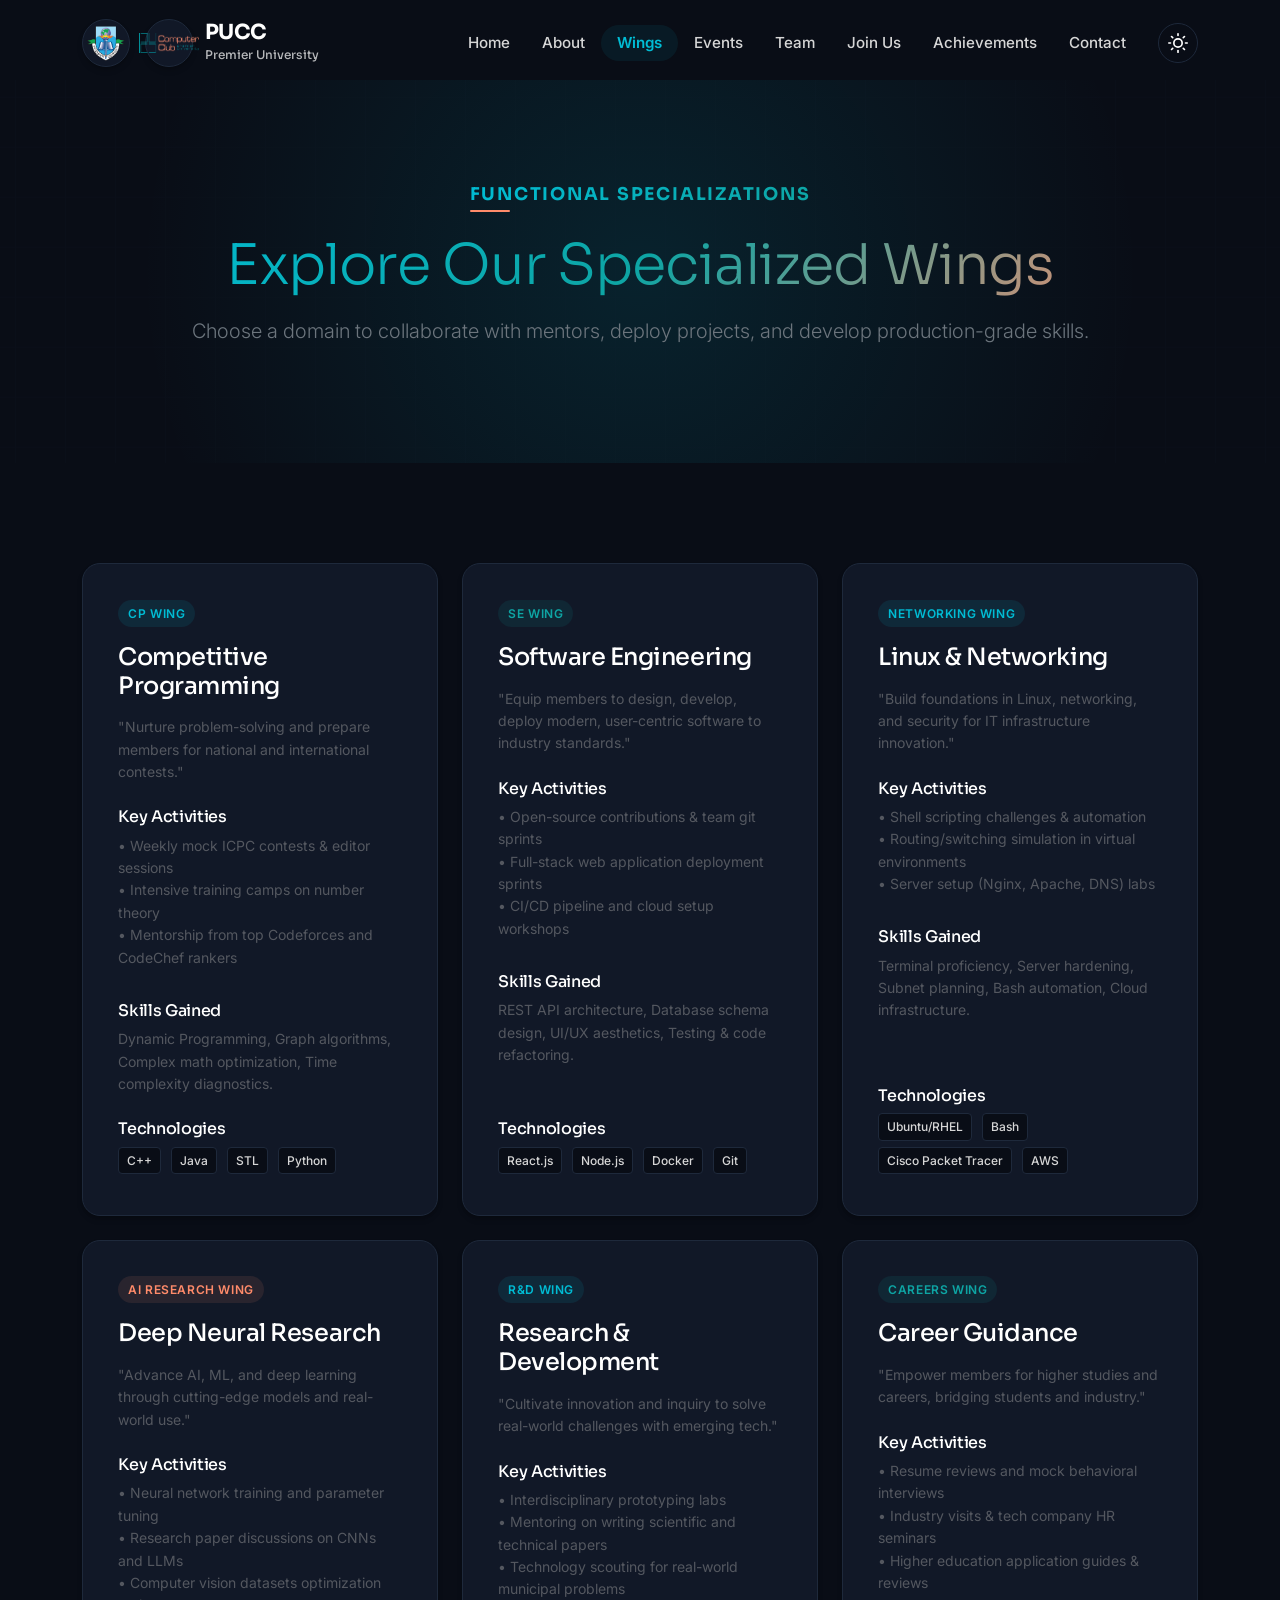
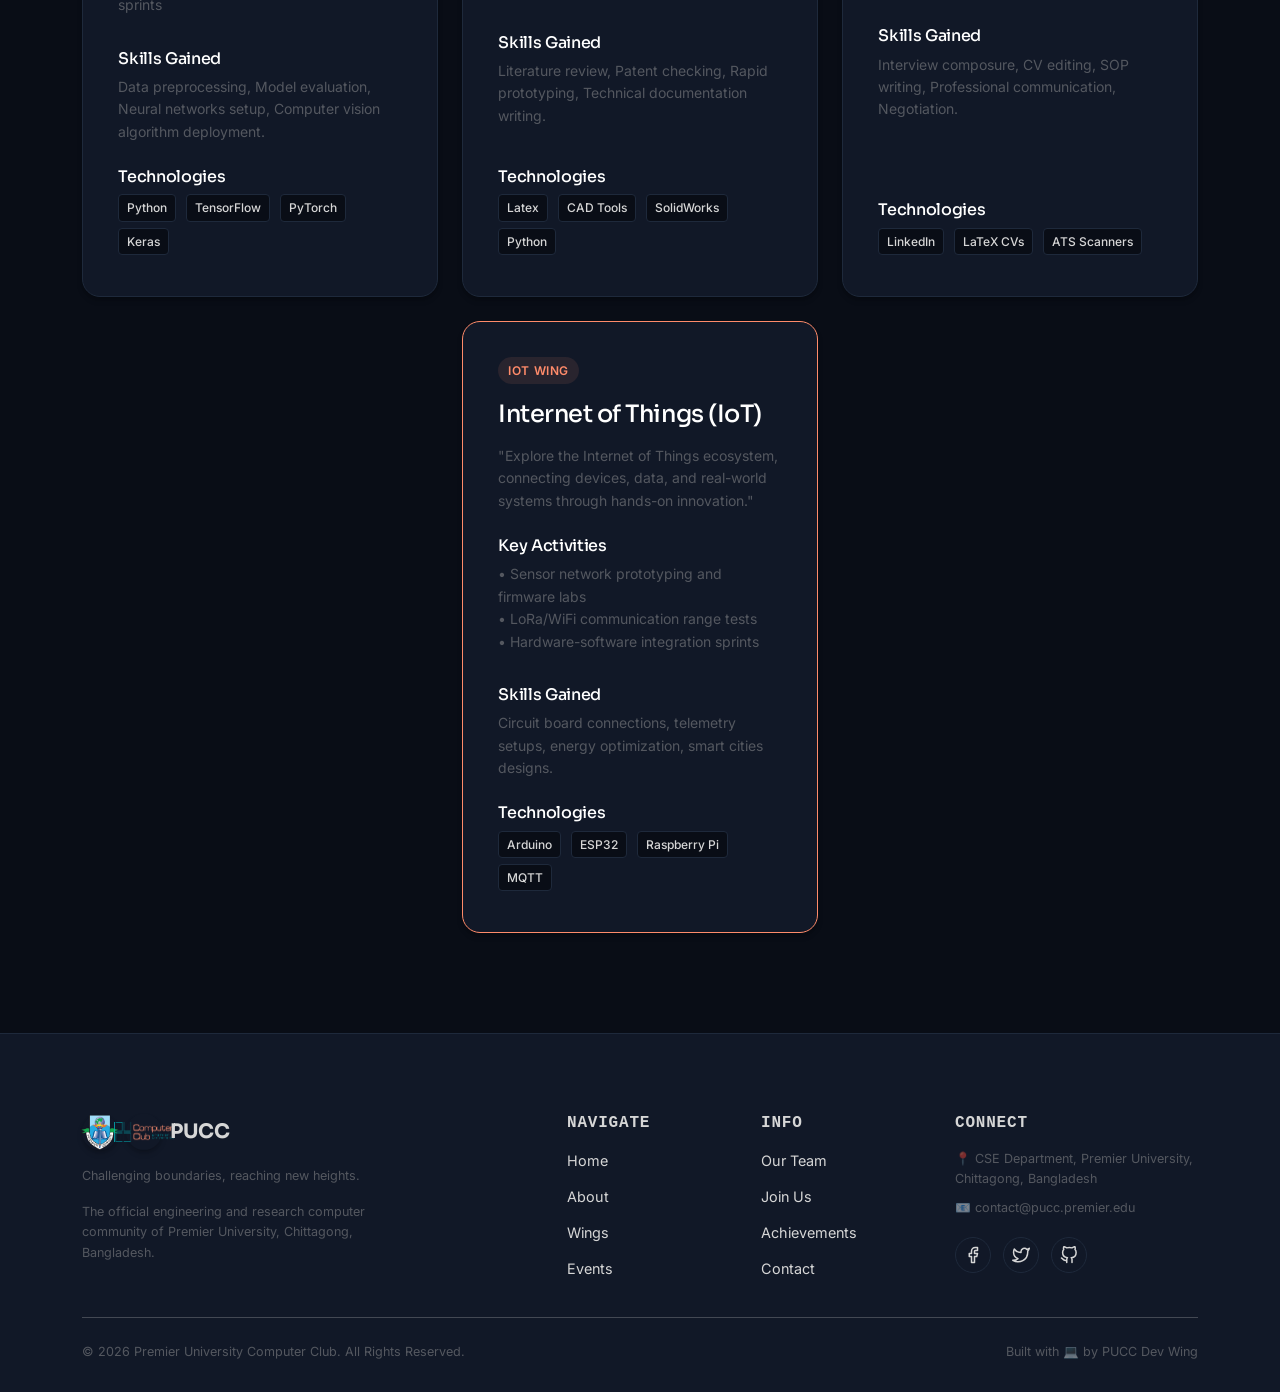
<file: wings.html>
<!DOCTYPE html>
<html lang="en" data-theme="dark">

<head>
  <meta charset="UTF-8">
  <meta name="viewport" content="width=device-width, initial-scale=1.0">
  <title>Our Wings | Premier University Computer Club</title>
  <meta name="description"
    content="Explore the specialized learning and development wings of Premier University Computer Club (PUCC) Chittagong. Find your technological path.">
  <!-- Bootstrap 5 CSS -->
  <link href="https://cdn.jsdelivr.net/npm/bootstrap@5.3.2/dist/css/bootstrap.min.css" rel="stylesheet">
  <!-- Custom CSS -->
  <link rel="stylesheet" href="css/style.css">
</head>

<body>

  <!-- ==========================================
       STICKY GLASS NAVBAR
       ========================================== -->
  <nav class="navbar navbar-expand-lg navbar-custom">
    <div class="container">
      <a class="navbar-brand-custom" href="index.html">
        <div class="floating-logos">
          <div class="logo-container" title="Premier University Logo">
            <img src="assets/PUC-PNG.png" alt="Premier University Logo" width="40" height="40">
          </div>
          <div class="logo-container" title="PUCC Logo">
            <img src="assets/puc_computer_club_logo_color.png" alt="PUCC Logo" width="60" height="20">
          </div>
        </div>
        <div class="d-none d-sm-block text-start">
          <span style="font-weight: 700; letter-spacing: -0.03em; display: block; line-height: 1;">PUCC</span>
          <span style="font-size: 0.75rem; display: block; font-weight: 500; opacity: 0.7; margin-top: 2px;">Premier
            University</span>
        </div>
      </a>
      <button class="navbar-toggler-custom collapsed d-lg-none" type="button" data-bs-toggle="collapse"
        data-bs-target="#puccNavbar" aria-controls="puccNavbar" aria-expanded="false" aria-label="Toggle navigation">
        <span class="toggler-icon"></span>
      </button>
      <div class="collapse navbar-collapse" id="puccNavbar">
        <ul class="navbar-nav ms-auto mb-2 mb-lg-0 align-items-center">
          <li class="nav-item"><a class="nav-link-custom" href="index.html">Home</a></li>
          <li class="nav-item"><a class="nav-link-custom" href="about.html">About</a></li>
          <li class="nav-item"><a class="nav-link-custom" href="wings.html">Wings</a></li>
          <li class="nav-item"><a class="nav-link-custom" href="events.html">Events</a></li>
          <li class="nav-item"><a class="nav-link-custom" href="team.html">Team</a></li>
          <li class="nav-item"><a class="nav-link-custom" href="join.html">Join Us</a></li>
          <li class="nav-item"><a class="nav-link-custom" href="achievements.html">Achievements</a></li>
          <li class="nav-item"><a class="nav-link-custom" href="contact.html">Contact</a></li>
          <li class="nav-item ms-lg-3 mt-3 mt-lg-0">
            <button class="theme-toggle-btn" aria-label="Toggle dark/light mode">
              <!-- Dynamically populated -->
            </button>
          </li>
        </ul>
      </div>
    </div>
  </nav>

  <!-- ==========================================
       HERO HEADER
       ========================================== -->
  <header class="section-padding text-center position-relative"
    style="margin-top: 80px; background: var(--hero-gradient);">
    <div class="tech-grid-bg"></div>
    <div class="container position-relative" style="z-index: 10;">
      <span class="motto-banner">Functional Specializations</span>
      <h1 class="display-4 font-weight-800 mb-3 text-gradient">Explore Our Specialized Wings</h1>
      <p class="lead text-secondary max-width-600 mx-auto">Choose a domain to collaborate with mentors, deploy projects,
        and develop production-grade skills.</p>
    </div>
  </header>

  <!-- ==========================================
       WINGS CARD GRID SECTION
       ========================================== -->
  <section class="section-padding" style="background-color: var(--bg-primary);">
    <div class="container">
      <div class="row g-4">

        <!-- 1. Competitive Programming -->
        <div class="col-12 col-md-6 col-lg-4 fade-up-init">
          <div class="wing-card">
            <span class="wing-tag">CP WING</span>
            <h3 class="h4 mb-3">Competitive Programming</h3>
            <p class="small text-secondary mb-4">"Nurture problem-solving and prepare members for national and
              international contests."</p>

            <div class="mb-3">
              <h4 class="h6 mb-2">Key Activities</h4>
              <ul class="list-unstyled small text-secondary ps-0">
                <li>• Weekly mock ICPC contests & editor sessions</li>
                <li>• Intensive training camps on number theory</li>
                <li>• Mentorship from top Codeforces and CodeChef rankers</li>
              </ul>
            </div>

            <div class="mb-4">
              <h4 class="h6 mb-2">Skills Gained</h4>
              <p class="small text-secondary mb-0">Dynamic Programming, Graph algorithms, Complex math optimization,
                Time complexity diagnostics.</p>
            </div>

            <div class="mt-auto">
              <h4 class="h6 mb-2">Technologies</h4>
              <span class="tech-tag">C++</span>
              <span class="tech-tag">Java</span>
              <span class="tech-tag">STL</span>
              <span class="tech-tag">Python</span>
            </div>
          </div>
        </div>

        <!-- 2. Software Engineering -->
        <div class="col-12 col-md-6 col-lg-4 fade-up-init">
          <div class="wing-card">
            <span class="wing-tag" style="background: rgba(14, 165, 164, 0.1); color: var(--club-teal);">SE WING</span>
            <h3 class="h4 mb-3">Software Engineering</h3>
            <p class="small text-secondary mb-4">"Equip members to design, develop, deploy modern, user-centric software
              to industry standards."</p>

            <div class="mb-3">
              <h4 class="h6 mb-2">Key Activities</h4>
              <ul class="list-unstyled small text-secondary ps-0">
                <li>• Open-source contributions & team git sprints</li>
                <li>• Full-stack web application deployment sprints</li>
                <li>• CI/CD pipeline and cloud setup workshops</li>
              </ul>
            </div>

            <div class="mb-4">
              <h4 class="h6 mb-2">Skills Gained</h4>
              <p class="small text-secondary mb-0">REST API architecture, Database schema design, UI/UX aesthetics,
                Testing & code refactoring.</p>
            </div>

            <div class="mt-auto">
              <h4 class="h6 mb-2">Technologies</h4>
              <span class="tech-tag">React.js</span>
              <span class="tech-tag">Node.js</span>
              <span class="tech-tag">Docker</span>
              <span class="tech-tag">Git</span>
            </div>
          </div>
        </div>

        <!-- 3. Linux-Based Networking -->
        <div class="col-12 col-md-6 col-lg-4 fade-up-init">
          <div class="wing-card">
            <span class="wing-tag">NETWORKING WING</span>
            <h3 class="h4 mb-3">Linux & Networking</h3>
            <p class="small text-secondary mb-4">"Build foundations in Linux, networking, and security for IT
              infrastructure innovation."</p>

            <div class="mb-3">
              <h4 class="h6 mb-2">Key Activities</h4>
              <ul class="list-unstyled small text-secondary ps-0">
                <li>• Shell scripting challenges & automation</li>
                <li>• Routing/switching simulation in virtual environments</li>
                <li>• Server setup (Nginx, Apache, DNS) labs</li>
              </ul>
            </div>

            <div class="mb-4">
              <h4 class="h6 mb-2">Skills Gained</h4>
              <p class="small text-secondary mb-0">Terminal proficiency, Server hardening, Subnet planning, Bash
                automation, Cloud infrastructure.</p>
            </div>

            <div class="mt-auto">
              <h4 class="h6 mb-2">Technologies</h4>
              <span class="tech-tag">Ubuntu/RHEL</span>
              <span class="tech-tag">Bash</span>
              <span class="tech-tag">Cisco Packet Tracer</span>
              <span class="tech-tag">AWS</span>
            </div>
          </div>
        </div>

        <!-- 4. Deep Neural Research -->
        <div class="col-12 col-md-6 col-lg-4 fade-up-init">
          <div class="wing-card">
            <span class="wing-tag" style="background: rgba(255, 139, 106, 0.1); color: var(--warm-coral);">AI RESEARCH
              WING</span>
            <h3 class="h4 mb-3">Deep Neural Research</h3>
            <p class="small text-secondary mb-4">"Advance AI, ML, and deep learning through cutting-edge models and
              real-world use."</p>

            <div class="mb-3">
              <h4 class="h6 mb-2">Key Activities</h4>
              <ul class="list-unstyled small text-secondary ps-0">
                <li>• Neural network training and parameter tuning</li>
                <li>• Research paper discussions on CNNs and LLMs</li>
                <li>• Computer vision datasets optimization sprints</li>
              </ul>
            </div>

            <div class="mb-4">
              <h4 class="h6 mb-2">Skills Gained</h4>
              <p class="small text-secondary mb-0">Data preprocessing, Model evaluation, Neural networks setup, Computer
                vision algorithm deployment.</p>
            </div>

            <div class="mt-auto">
              <h4 class="h6 mb-2">Technologies</h4>
              <span class="tech-tag">Python</span>
              <span class="tech-tag">TensorFlow</span>
              <span class="tech-tag">PyTorch</span>
              <span class="tech-tag">Keras</span>
            </div>
          </div>
        </div>

        <!-- 5. Research & Development -->
        <div class="col-12 col-md-6 col-lg-4 fade-up-init">
          <div class="wing-card">
            <span class="wing-tag">R&D WING</span>
            <h3 class="h4 mb-3">Research & Development</h3>
            <p class="small text-secondary mb-4">"Cultivate innovation and inquiry to solve real-world challenges with
              emerging tech."</p>

            <div class="mb-3">
              <h4 class="h6 mb-2">Key Activities</h4>
              <ul class="list-unstyled small text-secondary ps-0">
                <li>• Interdisciplinary prototyping labs</li>
                <li>• Mentoring on writing scientific and technical papers</li>
                <li>• Technology scouting for real-world municipal problems</li>
              </ul>
            </div>

            <div class="mb-4">
              <h4 class="h6 mb-2">Skills Gained</h4>
              <p class="small text-secondary mb-0">Literature review, Patent checking, Rapid prototyping, Technical
                documentation writing.</p>
            </div>

            <div class="mt-auto">
              <h4 class="h6 mb-2">Technologies</h4>
              <span class="tech-tag">Latex</span>
              <span class="tech-tag">CAD Tools</span>
              <span class="tech-tag">SolidWorks</span>
              <span class="tech-tag">Python</span>
            </div>
          </div>
        </div>

        <!-- 6. Career Guidance -->
        <div class="col-12 col-md-6 col-lg-4 fade-up-init">
          <div class="wing-card">
            <span class="wing-tag" style="background: rgba(14, 165, 164, 0.1); color: var(--club-teal);">CAREERS
              WING</span>
            <h3 class="h4 mb-3">Career Guidance</h3>
            <p class="small text-secondary mb-4">"Empower members for higher studies and careers, bridging students and
              industry."</p>

            <div class="mb-3">
              <h4 class="h6 mb-2">Key Activities</h4>
              <ul class="list-unstyled small text-secondary ps-0">
                <li>• Resume reviews and mock behavioral interviews</li>
                <li>• Industry visits & tech company HR seminars</li>
                <li>• Higher education application guides & reviews</li>
              </ul>
            </div>

            <div class="mb-4">
              <h4 class="h6 mb-2">Skills Gained</h4>
              <p class="small text-secondary mb-0">Interview composure, CV editing, SOP writing, Professional
                communication, Negotiation.</p>
            </div>

            <div class="mt-auto">
              <h4 class="h6 mb-2">Technologies</h4>
              <span class="tech-tag">LinkedIn</span>
              <span class="tech-tag">LaTeX CVs</span>
              <span class="tech-tag">ATS Scanners</span>
            </div>
          </div>
        </div>

        <!-- 7. IoT Wing -->
        <div class="col-12 col-md-6 col-lg-4 mx-auto fade-up-init">
          <div class="wing-card" style="border-color: var(--warm-coral);">
            <span class="wing-tag" style="background: rgba(255, 139, 106, 0.1); color: var(--warm-coral);">IOT
              WING</span>
            <h3 class="h4 mb-3">Internet of Things (IoT)</h3>
            <p class="small text-secondary mb-4">"Explore the Internet of Things ecosystem, connecting devices, data,
              and real-world systems through hands-on innovation."</p>

            <div class="mb-3">
              <h4 class="h6 mb-2">Key Activities</h4>
              <ul class="list-unstyled small text-secondary ps-0">
                <li>• Sensor network prototyping and firmware labs</li>
                <li>• LoRa/WiFi communication range tests</li>
                <li>• Hardware-software integration sprints</li>
              </ul>
            </div>

            <div class="mb-4">
              <h4 class="h6 mb-2">Skills Gained</h4>
              <p class="small text-secondary mb-0">Circuit board connections, telemetry setups, energy optimization,
                smart cities designs.</p>
            </div>

            <div class="mt-auto">
              <h4 class="h6 mb-2">Technologies</h4>
              <span class="tech-tag">Arduino</span>
              <span class="tech-tag">ESP32</span>
              <span class="tech-tag">Raspberry Pi</span>
              <span class="tech-tag">MQTT</span>
            </div>
          </div>
        </div>

      </div>
    </div>
  </section>

  <!-- ==========================================
       FOOTER
       ========================================== -->
 <footer class="footer-custom">
    <div class="container">
      <div class="row g-5">
        <div class="col-lg-4 text-start">
          <div class="d-flex align-items-center gap-2 mb-3">
            <div class="logo-container" style="background: none; border: none; padding: 0; width: 36px; height: 36px;">
              <img src="assets/PUC-PNG.png" alt="Premier University Logo" width="40" height="40">
            </div>
            <div class="logo-container" style="background: none; border: none; padding: 0; width: 36px; height: 36px;">
              <img src="assets/puc_computer_club_logo_color.png" alt="PUCC Logo" width="60" height="20">
            </div>
            <h4 class="h5 mb-0" style="font-weight: 700;">PUCC</h4>
          </div>
          <p class="small text-muted mb-3">Challenging boundaries, reaching new heights.</p>
          <p class="small text-muted">The official engineering and research computer community of Premier University, Chittagong, Bangladesh.</p>
        </div>
        <div class="col-6 col-lg-2 text-start ms-lg-auto">
          <h5 class="h6 mb-3 font-monospace" style="letter-spacing: 0.05em; font-weight: 700;">NAVIGATE</h5>
          <a href="index.html" class="footer-link">Home</a>
          <a href="about.html" class="footer-link">About</a>
          <a href="wings.html" class="footer-link">Wings</a>
          <a href="events.html" class="footer-link">Events</a>
        </div>
        <div class="col-6 col-lg-2 text-start">
          <h5 class="h6 mb-3 font-monospace" style="letter-spacing: 0.05em; font-weight: 700;">INFO</h5>
          <a href="team.html" class="footer-link">Our Team</a>
          <a href="join.html" class="footer-link">Join Us</a>
          <a href="achievements.html" class="footer-link">Achievements</a>
          <a href="contact.html" class="footer-link">Contact</a>
        </div>
        <div class="col-lg-3 text-start">
          <h5 class="h6 mb-3 font-monospace" style="letter-spacing: 0.05em; font-weight: 700;">CONNECT</h5>
          <p class="small text-muted mb-2">📍 CSE Department, Premier University, Chittagong, Bangladesh</p>
          <p class="small text-muted mb-3">📧 contact@pucc.premier.edu</p>
          <div class="footer-social-icons">
            <a href="#" class="social-icon-btn" aria-label="Facebook">
              <svg width="18" height="18" viewBox="0 0 24 24" fill="none" stroke="currentColor" stroke-width="2" stroke-linecap="round" stroke-linejoin="round"><path d="M18 2h-3a5 5 0 0 0-5 5v3H7v4h3v8h4v-8h3l1-4h-4V7a1 1 0 0 1 1-1h3z"></path></svg>
            </a>
            <a href="#" class="social-icon-btn" aria-label="Twitter">
              <svg width="18" height="18" viewBox="0 0 24 24" fill="none" stroke="currentColor" stroke-width="2" stroke-linecap="round" stroke-linejoin="round"><path d="M23 3a10.9 10.9 0 0 1-3.14 1.53 4.48 4.48 0 0 0-7.86 3v1A10.66 10.66 0 0 1 3 4s-4 9 5 13a11.64 11.64 0 0 1-7 2c9 5 20 0 20-11.5a4.5 4.5 0 0 0-.08-.83A7.72 7.72 0 0 0 23 3z"></path></svg>
            </a>
            <a href="#" class="social-icon-btn" aria-label="GitHub">
              <svg width="18" height="18" viewBox="0 0 24 24" fill="none" stroke="currentColor" stroke-width="2" stroke-linecap="round" stroke-linejoin="round"><path d="M9 19c-5 1.5-5-2.5-7-3m14 6v-3.87a3.37 3.37 0 0 0-.94-2.61c3.14-.35 6.44-1.54 6.44-7A5.44 5.44 0 0 0 20 4.77 5.07 5.07 0 0 0 19.91 1S18.73.65 16 2.48a13.38 13.38 0 0 0-7 0C6.27.65 5.09 1 5.09 1A5.07 5.07 0 0 0 5 4.77a5.44 5.44 0 0 0-1.5 3.78c0 5.42 3.3 6.61 6.44 7A3.37 3.37 0 0 0 9 18.13V22"></path></svg>
            </a>
          </div>
        </div>
      </div>
      <hr class="my-4 opacity-10">
      <div class="row">
        <div class="col-md-6 text-center text-md-start small text-muted">
          &copy; 2026 Premier University Computer Club. All Rights Reserved.
        </div>
        <div class="col-md-6 text-center text-md-end small text-muted mt-2 mt-md-0">
          Built with 💻 by PUCC Dev Wing
        </div>
      </div>
    </div>
  </footer>

  <!-- Bootstrap 5 Bundle JS (includes Popper) -->
  <script src="https://cdn.jsdelivr.net/npm/bootstrap@5.3.2/dist/js/bootstrap.bundle.min.js"></script>
  <!-- Custom JS -->
  <script src="js/app.js"></script>
</body>

</html>
</file>
<file: css/style.css>
/*
 * PUCC Custom Design System - Apple-inspired Minimalism
 * Chittagong, Bangladesh
 */

@import url('https://fonts.googleapis.com/css2?family=Inter:wght@300;400;500;600;700&family=Sora:wght@400;500;600;700;800&display=swap');

:root {
  /* Common Design Tokens */
  --club-cyan: #00BCD4;
  --club-teal: #0EA5A4;
  --warm-coral: #FF8B6A;
  --pure-white: #FFFFFF;
  --transition-smooth: all 0.4s cubic-bezier(0.16, 1, 0.3, 1);
  --transition-fast: all 0.2s cubic-bezier(0.16, 1, 0.3, 1);
  --border-radius-sm: 8px;
  --border-radius-md: 18px;
  --border-radius-lg: 24px;
  
  /* Light Theme Specifics */
  --primary-navy: #0F172A;
  --light-gray: #F8FAFC;
  --border-gray: #E2E8F0;
  
  --bg-primary: #F8FAFC;
  --bg-secondary: #FFFFFF;
  --text-primary: #0F172A;
  --text-secondary: #475569;
  --text-muted: #342b2b;
  --border-color: #E2E8F0;
  --border-color-glow: rgba(0, 188, 212, 0.15);
  --shadow-sm: 0 4px 6px -1px rgba(15, 23, 42, 0.05), 0 2px 4px -2px rgba(15, 23, 42, 0.05);
  --shadow-md: 0 10px 15px -3px rgba(15, 23, 42, 0.04), 0 4px 6px -4px rgba(15, 23, 42, 0.04);
  --shadow-lg: 0 20px 25px -5px rgba(15, 23, 42, 0.06), 0 8px 10px -6px rgba(15, 23, 42, 0.06);
  --glass-bg: rgba(255, 255, 255, 0.75);
  --glass-border: rgba(226, 232, 240, 0.8);
  --hero-gradient: radial-gradient(circle at 50% 50%, rgba(0, 188, 212, 0.05) 0%, rgba(248, 250, 252, 0) 70%);
}

[data-theme="dark"] {
  /* Dark Theme Specifics */
  --bg-primary: #090D16;
  --bg-secondary: #111827;
  --text-primary: #ffffff;
  --text-secondary: #d6d6d6;
  --text-muted: #d3d3d3;
  --border-color: #1E293B;
  --border-color-glow: rgba(0, 188, 212, 0.3);
  --shadow-sm: 0 4px 6px -1px rgba(0, 0, 0, 0.2), 0 2px 4px -2px rgba(0, 0, 0, 0.2);
  --shadow-md: 0 10px 15px -3px rgba(0, 0, 0, 0.3), 0 4px 6px -4px rgba(0, 0, 0, 0.3);
  --shadow-lg: 0 20px 25px -5px rgba(0, 0, 0, 0.4), 0 8px 10px -6px rgba(0, 0, 0, 0.4);
  --glass-bg: rgba(17, 24, 39, 0.75);
  --glass-border: rgba(30, 41, 59, 0.8);
  --hero-gradient: radial-gradient(circle at 50% 50%, rgba(0, 188, 212, 0.12) 0%, rgba(9, 13, 22, 0) 75%);
}

/* Base Settings */
body {
  font-family: 'Inter', sans-serif;
  background-color: var(--bg-primary);
  color: var(--text-primary);
  transition: background-color 0.5s ease, color 0.3s ease;
  overflow-x: hidden;
  line-height: 1.6;
}

h1, h2, h3, h4, h5, h6 {
  font-family: 'Sora', sans-serif;
  color: var(--text-primary);
  font-weight: 600;
  letter-spacing: -0.02em;
}

/* Technology Grid Background */
.tech-grid-bg {
  position: absolute;
  top: 0;
  left: 0;
  width: 100%;
  height: 100%;
  background-image: 
    linear-gradient(var(--border-color) 1px, transparent 1px),
    linear-gradient(90deg, var(--border-color) 1px, transparent 1px);
  background-size: 50px 50px;
  background-position: center;
  opacity: 0.15;
  pointer-events: none;
  z-index: 1;
}

[data-theme="dark"] .tech-grid-bg {
  opacity: 0.08;
}

/* Premium Layout & Containers */
.section-padding {
  padding: 100px 0;
}

@media (max-width: 768px) {
  .section-padding {
    padding: 70px 0;
  }
}

/* Motto Typography */
.motto-banner {
  font-family: 'Sora', sans-serif;
  font-weight: 700;
  font-size: 1.1rem;
  letter-spacing: 0.1em;
  text-transform: uppercase;
  background: linear-gradient(135deg, var(--club-cyan) 0%, var(--club-teal) 100%);
  -webkit-background-clip: text;
  -webkit-text-fill-color: transparent;
  display: inline-block;
  position: relative;
  margin-bottom: 1.5rem;
}

.motto-banner::after {
  content: '';
  position: absolute;
  bottom: -4px;
  left: 0;
  width: 40px;
  height: 2px;
  background: var(--warm-coral);
  border-radius: 2px;
}

/* Glassmorphism Classes */
.glass-panel {
  background: var(--glass-bg);
  backdrop-filter: blur(16px) saturate(180%);
  -webkit-backdrop-filter: blur(16px) saturate(180%);
  border: 1px solid var(--glass-border);
  box-shadow: var(--shadow-md);
  border-radius: var(--border-radius-md);
  transition: var(--transition-smooth);
}

.glass-panel-glow {
  background: var(--glass-bg);
  backdrop-filter: blur(16px) saturate(180%);
  -webkit-backdrop-filter: blur(16px) saturate(180%);
  border: 1px solid var(--glass-border);
  box-shadow: var(--shadow-md);
  border-radius: var(--border-radius-md);
  transition: var(--transition-smooth);
  position: relative;
}

.glass-panel-glow:hover {
  border-color: var(--border-color-glow);
  box-shadow: 0 0 30px rgba(0, 188, 212, 0.12);
  transform: translateY(-5px);
}

/* Unified Card System */
.pucc-card {
  background: var(--bg-secondary);
  border: 1px solid var(--border-color);
  border-radius: var(--border-radius-md);
  padding: 2rem;
  box-shadow: var(--shadow-sm);
  transition: var(--transition-smooth);
  display: flex;
  flex-direction: column;
  height: 100%;
}

.pucc-card:hover {
  transform: translateY(-8px);
  box-shadow: var(--shadow-lg);
  border-color: var(--border-color-glow);
}

.pucc-card .card-icon {
  width: 54px;
  height: 54px;
  border-radius: 12px;
  display: flex;
  align-items: center;
  justify-content: center;
  font-size: 1.5rem;
  margin-bottom: 1.5rem;
  background: rgba(0, 188, 212, 0.1);
  color: var(--club-cyan);
  transition: var(--transition-smooth);
}

.pucc-card:hover .card-icon {
  background: var(--club-cyan);
  color: var(--pure-white);
  transform: scale(1.05);
}

/* Premium Buttons */
.btn-primary-custom {
  background: linear-gradient(135deg, var(--club-cyan) 0%, var(--club-teal) 100%);
  color: var(--pure-white) !important;
  border: none;
  font-family: 'Sora', sans-serif;
  font-weight: 500;
  padding: 0.8rem 2rem;
  border-radius: 50px;
  box-shadow: 0 4px 15px rgba(0, 188, 212, 0.3);
  transition: var(--transition-smooth);
  position: relative;
  overflow: hidden;
  z-index: 1;
  display: inline-block;
  text-align: center;
  text-decoration: none;
}

.btn-primary-custom::before {
  content: '';
  position: absolute;
  top: 0;
  left: 0;
  width: 100%;
  height: 100%;
  background: linear-gradient(135deg, var(--club-teal) 0%, var(--club-cyan) 100%);
  opacity: 0;
  transition: var(--transition-smooth);
  z-index: -1;
}

.btn-primary-custom:hover {
  transform: translateY(-2px);
  box-shadow: 0 6px 20px rgba(0, 188, 212, 0.5);
}

.btn-primary-custom:hover::before {
  opacity: 1;
}

.btn-secondary-custom {
  background: transparent;
  color: var(--text-primary);
  border: 1px solid var(--border-color);
  font-family: 'Sora', sans-serif;
  font-weight: 500;
  padding: 0.8rem 2rem;
  border-radius: 50px;
  transition: var(--transition-smooth);
  display: inline-block;
  text-align: center;
  text-decoration: none;
}

.btn-secondary-custom:hover {
  border-color: var(--text-primary);
  background: var(--text-primary);
  color: var(--bg-primary) !important;
  transform: translateY(-2px);
}

/* Sticky Premium Glass Navbar */
.navbar-custom {
  position: fixed;
  top: 0;
  left: 0;
  width: 100%;
  z-index: 1050;
  transition: var(--transition-smooth);
  border-bottom: 1px solid transparent;
  padding: 1.2rem 0;
}

.navbar-custom.scrolled {
  background: var(--glass-bg);
  backdrop-filter: blur(16px);
  -webkit-backdrop-filter: blur(16px);
  border-bottom: 1px solid var(--glass-border);
  box-shadow: var(--shadow-sm);
  padding: 0.8rem 0;
}

.navbar-brand-custom {
  display: flex;
  align-items: center;
  gap: 12px;
  font-family: 'Sora', sans-serif;
  font-weight: 700;
  font-size: 1.3rem;
  color: var(--text-primary) !important;
  text-decoration: none;
}

.nav-link-custom {
  color: var(--text-secondary);
  font-weight: 500;
  font-size: 0.95rem;
  padding: 6px 16px;
  border-radius: 20px;
  transition: var(--transition-fast);
  text-decoration: none;
  display: inline-block;
}

.nav-link-custom:hover {
  color: var(--club-cyan);
  background: rgba(0, 188, 212, 0.06);
}

.nav-link-custom.active {
  color: var(--club-cyan) !important;
  font-weight: 600;
  background: rgba(0, 188, 212, 0.08);
}

/* Hamburger Toggler Icon Custom */
.navbar-toggler-custom {
  border: none;
  background: transparent;
  padding: 5px;
  outline: none !important;
}

.toggler-icon {
  display: block;
  width: 24px;
  height: 2px;
  background-color: var(--text-primary);
  position: relative;
  transition: var(--transition-smooth);
}

.toggler-icon::before,
.toggler-icon::after {
  content: '';
  width: 24px;
  height: 2px;
  background-color: var(--text-primary);
  position: absolute;
  left: 0;
  transition: var(--transition-smooth);
}

.toggler-icon::before {
  top: -8px;
}

.toggler-icon::after {
  top: 8px;
}

.navbar-toggler-custom:not(.collapsed) .toggler-icon {
  background-color: transparent;
}

.navbar-toggler-custom:not(.collapsed) .toggler-icon::before {
  transform: rotate(45deg);
  top: 0;
}

.navbar-toggler-custom:not(.collapsed) .toggler-icon::after {
  transform: rotate(-45deg);
  top: 0;
}

/* Light / Dark Mode Toggle Button */
.theme-toggle-btn {
  background: transparent;
  border: 1px solid var(--border-color);
  width: 40px;
  height: 40px;
  border-radius: 50%;
  display: flex;
  align-items: center;
  justify-content: center;
  color: var(--text-primary);
  cursor: pointer;
  transition: var(--transition-smooth);
}

.theme-toggle-btn:hover {
  background: var(--border-color);
  transform: scale(1.05);
}

/* Floating Logos */
.floating-logos {
  display: flex;
  align-items: center;
  gap: 15px;
}

.logo-container {
  padding: 6px;
  background: var(--bg-secondary);
  border-radius: 50%;
  box-shadow: var(--shadow-sm);
  border: 1px solid var(--border-color);
  width: 48px;
  height: 48px;
  display: flex;
  align-items: center;
  justify-content: center;
}

.logo-container svg {
  max-height: 30px;
  max-width: 30px;
}

/* Hero Particle Canvas Container */
.hero-wrapper {
  position: relative;
  min-height: 100vh;
  display: flex;
  align-items: center;
  overflow: hidden;
  background: var(--hero-gradient);
  padding-top: 100px;
}

.particle-canvas {
  position: absolute;
  top: 0;
  left: 0;
  width: 100%;
  height: 100%;
  pointer-events: none;
  z-index: 2;
}

.hero-content {
  position: relative;
  z-index: 10;
}

.hero-title {
  font-size: 4rem;
  line-height: 1.15;
  font-weight: 800;
  margin-bottom: 1.5rem;
}

@media (max-width: 991px) {
  .hero-title {
    font-size: 3rem;
  }
}

@media (max-width: 575px) {
  .hero-title {
    font-size: 2.3rem;
  }
}

.text-gradient {
  background: linear-gradient(135deg, var(--club-cyan) 0%, var(--club-teal) 50%, var(--warm-coral) 100%);
  -webkit-background-clip: text;
  -webkit-text-fill-color: transparent;
}

/* Section Headlines */
.section-headline {
  font-size: 2.5rem;
  font-weight: 700;
  margin-bottom: 1rem;
}
.team-hierarchy-title{
  color:var(--text-primary);
}

.section-subtitle {
  font-size: 1.1rem;
  color: var(--text-secondary);
  max-width: 600px;
  margin: 0 auto 3rem auto;
}

/* Stats Section */
.stat-item {
  text-align: center;
  padding: 1.5rem;
}

.stat-number {
  font-family: 'Sora', sans-serif;
  font-size: 3.5rem;
  font-weight: 800;
  background: linear-gradient(135deg, var(--club-cyan) 0%, var(--club-teal) 100%);
  -webkit-background-clip: text;
  -webkit-text-fill-color: transparent;
  line-height: 1;
  margin-bottom: 0.5rem;
}

.stat-label {
  font-size: 1rem;
  font-weight: 600;
  color: var(--text-primary);
  margin-bottom: 0.2rem;
}

.stat-desc {
  font-size: 0.85rem;
  color: var(--text-muted);
}

/* Wing Card Details - Custom Spec */
.wing-card {
  position: relative;
  background: var(--bg-secondary);
  border: 1px solid var(--border-color);
  border-radius: var(--border-radius-md);
  padding: 2.2rem;
  height: 100%;
  display: flex;
  flex-direction: column;
  transition: var(--transition-smooth);
  box-shadow: var(--shadow-sm);
}

.wing-card:hover {
  transform: translateY(-8px);
  box-shadow: var(--shadow-lg);
  border-color: var(--border-color-glow);
}

.wing-tag {
  font-size: 0.75rem;
  font-weight: 600;
  text-transform: uppercase;
  letter-spacing: 0.05em;
  padding: 4px 10px;
  border-radius: 50px;
  background: rgba(0, 188, 212, 0.1);
  color: var(--club-cyan);
  display: inline-block;
  margin-bottom: 1rem;
  width: fit-content;
}

.tech-tag {
  font-size: 0.75rem;
  font-weight: 500;
  padding: 3px 8px;
  background: var(--bg-primary);
  border: 1px solid var(--border-color);
  border-radius: 4px;
  color: var(--text-secondary);
  margin-right: 6px;
  margin-bottom: 6px;
  display: inline-block;
}

/* Event Card Custom Styling */
.event-card {
  background: var(--bg-secondary);
  border: 1px solid var(--border-color);
  border-radius: var(--border-radius-md);
  overflow: hidden;
  box-shadow: var(--shadow-sm);
  transition: var(--transition-smooth);
  height: 100%;
  display: flex;
  flex-direction: column;
}

.event-card:hover {
  transform: translateY(-5px);
  box-shadow: var(--shadow-lg);
  border-color: var(--border-color-glow);
}

.event-image-container {
  height: 200px;
  position: relative;
  background-color: var(--border-color);
  display: flex;
  align-items: center;
  justify-content: center;
  overflow: hidden;
}

.event-badge {
  position: absolute;
  top: 15px;
  right: 15px;
  font-size: 0.75rem;
  font-weight: 600;
  padding: 5px 12px;
  border-radius: 50px;
  background: var(--glass-bg);
  backdrop-filter: blur(8px);
  border: 1px solid var(--glass-border);
  color: var(--text-primary);
  z-index: 2;
}

.event-badge.upcoming {
  background: linear-gradient(135deg, var(--club-cyan) 0%, var(--club-teal) 100%);
  color: var(--pure-white);
  border: none;
}

.event-body {
  padding: 1.8rem;
  display: flex;
  flex-direction: column;
  flex-grow: 1;
}

.event-meta {
  font-size: 0.85rem;
  color: var(--text-muted);
  margin-bottom: 0.8rem;
  display: flex;
  align-items: center;
  gap: 12px;
}

.event-title {
  font-size: 1.3rem;
  font-weight: 700;
  margin-bottom: 0.8rem;
}

/* Alternating Timeline Section (About/Achievements) */
.timeline-container {
  position: relative;
  padding: 2rem 0;
}

.timeline-container::before {
  content: '';
  position: absolute;
  left: 50%;
  top: 0;
  bottom: 0;
  width: 2px;
  background-color: var(--border-color);
  transform: translateX(-50%);
}

@media (max-width: 768px) {
  .timeline-container::before {
    left: 20px;
  }
}

.timeline-item {
  position: relative;
  margin-bottom: 4rem;
}

.timeline-item::after {
  content: '';
  display: table;
  clear: both;
}

.timeline-marker {
  position: absolute;
  left: 50%;
  top: 15px;
  width: 20px;
  height: 20px;
  border-radius: 50%;
  background: var(--bg-primary);
  border: 4px solid var(--club-cyan);
  transform: translateX(-50%);
  z-index: 10;
  box-shadow: 0 0 0 6px var(--bg-primary);
}

@media (max-width: 768px) {
  .timeline-marker {
    left: 20px;
  }
}

.timeline-content {
  width: 45%;
  float: left;
  padding: 2rem;
  background: var(--bg-secondary);
  border: 1px solid var(--border-color);
  border-radius: var(--border-radius-md);
  box-shadow: var(--shadow-sm);
  transition: var(--transition-smooth);
}

.timeline-item:nth-child(even) .timeline-content {
  float: right;
}

@media (max-width: 768px) {
  .timeline-content {
    width: calc(100% - 50px);
    float: right;
    margin-left: 50px;
  }
  .timeline-item:nth-child(even) .timeline-content {
    float: right;
  }
}

.timeline-item:hover .timeline-content {
  border-color: var(--border-color-glow);
  box-shadow: var(--shadow-lg);
  transform: translateY(-4px);
}

.timeline-date {
  font-family: 'Sora', sans-serif;
  font-weight: 800;
  font-size: 1.5rem;
  color: var(--club-cyan);
  margin-bottom: 0.5rem;
}

/* Org Chart Hierarchy (Team Page) */
.team-hierarchy-title {
  text-align: center;
  position: relative;
  margin-bottom: 2rem;
  font-weight: 700;
  text-transform: uppercase;
  letter-spacing: 0.05em;
  font-size: 1rem;
  color: var(--text-muted);
}

.team-hierarchy-title::after {
  content: '';
  display: block;
  width: 60px;
  height: 2px;
  background: var(--border-color);
  margin: 10px auto 0 auto;
}

.advisory-board {
  max-width: 900px;
  margin: 0 auto;
}

.team-card {
  background: var(--bg-secondary);
  border: 1px solid var(--border-color);
  border-radius: var(--border-radius-md);
  overflow: hidden;
  box-shadow: var(--shadow-sm);
  transition: var(--transition-smooth);
  text-align: center;
  height: 100%;
}

.team-card:hover {
  transform: translateY(-6px);
  box-shadow: var(--shadow-lg);
  border-color: var(--border-color-glow);
}

.team-image-wrapper {
  width: 130px;
  height: 130px;
  margin: 2.5rem auto 1.5rem auto;
  border-radius: 50%;
  border: 3px solid var(--border-color);
  overflow: hidden;
  transition: var(--transition-smooth);
}

.team-card:hover .team-image-wrapper {
  border-color: var(--club-cyan);
  transform: scale(1.05);
}

.team-image-wrapper img, .team-image-wrapper svg {
  width: 100%;
  height: 100%;
  object-fit: cover;
}

.team-info {
  padding: 0 1.5rem 2rem 1.5rem;
}

.team-name {
  font-size: 1.15rem;
  font-weight: 700;
  margin-bottom: 0.2rem;
}

.team-role {
  font-size: 0.85rem;
  color: var(--club-cyan);
  font-weight: 600;
  margin-bottom: 1rem;
}

.team-dept {
  font-size: 0.8rem;
  color: var(--text-muted);
}

/* Membership Steps (Join Us) */
.step-container {
  display: flex;
  align-items: center;
  justify-content: space-between;
  margin-bottom: 3rem;
  position: relative;
}

@media (max-width: 768px) {
  .step-container {
    flex-direction: column;
    gap: 2rem;
  }
  .step-divider {
    display: none !important;
  }
}

.step-box {
  flex: 1;
  text-align: center;
  padding: 2rem;
  border-radius: var(--border-radius-md);
  background: var(--bg-secondary);
  border: 1px solid var(--border-color);
  box-shadow: var(--shadow-sm);
  transition: var(--transition-smooth);
}

.step-box.active {
  border-color: var(--club-cyan);
  box-shadow: 0 0 25px rgba(0, 188, 212, 0.1);
}

.step-num {
  width: 36px;
  height: 36px;
  border-radius: 50%;
  background: rgba(0, 188, 212, 0.1);
  color: var(--club-cyan);
  display: flex;
  align-items: center;
  justify-content: center;
  font-weight: 700;
  margin: 0 auto 1rem auto;
}

.step-box.active .step-num {
  background: var(--club-cyan);
  color: var(--pure-white);
}

.step-divider {
  width: 80px;
  height: 2px;
  background-color: var(--border-color);
  margin: 0 1rem;
}

/* Trophy Wall & Achievements Gallery */
.trophy-card {
  text-align: center;
  padding: 2.5rem;
  border-radius: var(--border-radius-lg);
}

.trophy-icon {
  font-size: 3rem;
  color: var(--warm-coral);
  margin-bottom: 1.5rem;
  filter: drop-shadow(0 4px 10px rgba(255, 139, 106, 0.3));
}

/* Pricing Table & Details */
.pricing-card {
  background: var(--bg-secondary);
  border: 1px solid var(--border-color);
  border-radius: var(--border-radius-lg);
  padding: 3rem 2.2rem;
  text-align: center;
  box-shadow: var(--shadow-sm);
  transition: var(--transition-smooth);
  position: relative;
  overflow: hidden;
}

.pricing-card.premium {
  border-color: var(--club-cyan);
  box-shadow: 0 10px 30px rgba(0, 188, 212, 0.08);
}

.pricing-badge {
  position: absolute;
  top: 20px;
  right: -30px;
  background: var(--club-cyan);
  color: var(--pure-white);
  padding: 5px 30px;
  font-size: 0.75rem;
  font-weight: 600;
  transform: rotate(45deg);
}

.pricing-card:hover {
  transform: translateY(-8px);
  box-shadow: var(--shadow-lg);
}

.pricing-price {
  font-family: 'Sora', sans-serif;
  font-size: 3rem;
  font-weight: 800;
  margin: 1.5rem 0;
  color: var(--text-primary);
}

.pricing-price span {
  font-size: 1rem;
  font-weight: 500;
  color: var(--text-muted);
}

.pricing-list {
  list-style: none;
  padding: 0;
  margin: 2rem 0;
  text-align: left;
}

.pricing-list li {
  margin-bottom: 0.8rem;
  font-size: 0.95rem;
  color: var(--text-secondary);
  display: flex;
  align-items: center;
  gap: 10px;
}

/* Glass Testimonials Card styling */
.testimonial-card {
  padding: 2.5rem;
  margin: 1.5rem auto;
  max-width: 750px;
  text-align: center;
}

.testimonial-text {
  font-size: 1.2rem;
  line-height: 1.7;
  font-style: italic;
  margin-bottom: 2rem;
  color: var(--text-primary);
}

.testimonial-author {
  display: flex;
  align-items: center;
  justify-content: center;
  gap: 15px;
}

.testimonial-avatar {
  width: 50px;
  height: 50px;
  border-radius: 50%;
  background: var(--border-color);
  overflow: hidden;
}

.testimonial-avatar svg {
  width: 100%;
  height: 100%;
}

.testimonial-info {
  text-align: left;
}

.testimonial-name {
  font-weight: 700;
  font-size: 1rem;
  margin-bottom: 0.1rem;
}

.testimonial-role {
  font-size: 0.8rem;
  color: var(--text-muted);
}

/* Footer Section */
.footer-custom {
  background-color: var(--bg-secondary);
  border-top: 1px solid var(--border-color);
  padding: 80px 0 30px 0;
  font-size: 0.9rem;
  color: var(--text-secondary);
}

.footer-link {
  color: var(--text-secondary);
  text-decoration: none;
  transition: var(--transition-fast);
  display: block;
  margin-bottom: 0.8rem;
}

.footer-link:hover {
  color: var(--club-cyan);
  padding-left: 4px;
}

.footer-social-icons {
  display: flex;
  gap: 12px;
  margin-top: 1.2rem;
}

.social-icon-btn {
  width: 36px;
  height: 36px;
  border-radius: 50%;
  border: 1px solid var(--border-color);
  color: var(--text-secondary);
  display: flex;
  align-items: center;
  justify-content: center;
  transition: var(--transition-smooth);
  text-decoration: none;
}

.social-icon-btn:hover {
  border-color: var(--club-cyan);
  color: var(--club-cyan);
  transform: translateY(-2px);
}

/* Fade-in scroll animations */
.fade-up-init {
  opacity: 0;
  transform: translateY(30px);
  transition: opacity 0.8s cubic-bezier(0.16, 1, 0.3, 1), transform 0.8s cubic-bezier(0.16, 1, 0.3, 1);
}

.fade-up-active {
  opacity: 1;
  transform: translateY(0);
}

/* Accessibility / Focus States */
a:focus-visible, button:focus-visible, input:focus, select:focus, textarea:focus {
  outline: 2px solid var(--club-cyan) !important;
  outline-offset: 2px;
}

/* Accessibility: Support reduced motion */
@media (prefers-reduced-motion: reduce) {
  * {
    animation-duration: 0.01ms !important;
    animation-iteration-count: 1 !important;
    transition-duration: 0.01ms !important;
    scroll-behavior: auto !important;
    transform: none !important;
  }
}
.small{
  color: #a1a1a177 !important;
}
</file>
